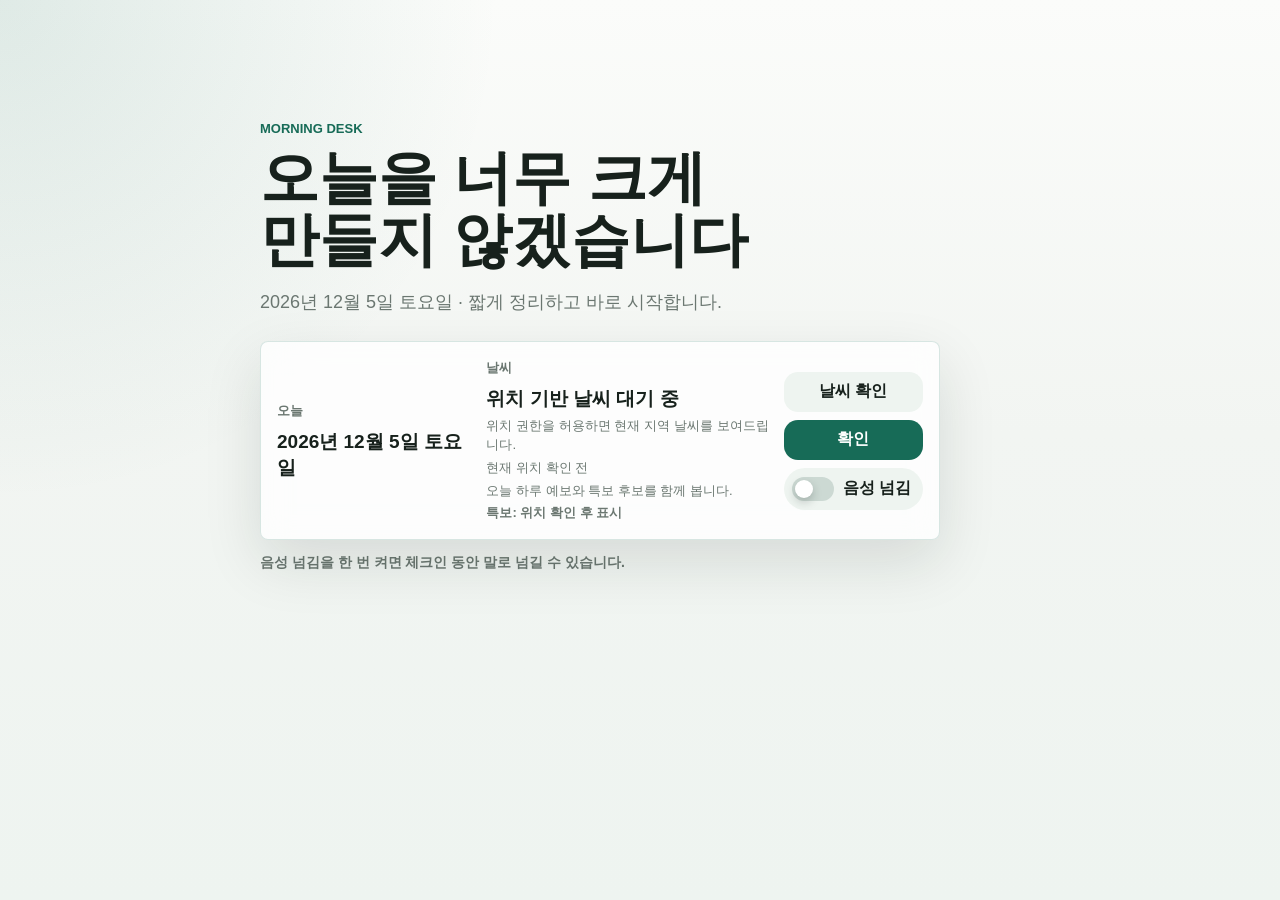
<file: index.html>
<!doctype html>
<html lang="ko">
  <head>
    <meta charset="utf-8">
    <meta name="viewport" content="width=device-width, initial-scale=1">
    <meta name="theme-color" content="#246b55">
    <meta name="apple-mobile-web-app-capable" content="yes">
    <meta name="apple-mobile-web-app-title" content="모닝데스크">
    <meta name="apple-mobile-web-app-status-bar-style" content="default">
    <title>모닝데스크</title>
    <link rel="manifest" href="./manifest-v12.webmanifest">
    <link rel="icon" href="./icons/morningdesk-icon.svg" type="image/svg+xml">
    <link rel="apple-touch-icon" href="./icons/morningdesk-icon-192.png">
    <link rel="stylesheet" href="./styles.css">
  </head>
  <body>
    <main class="shell">
      <section id="threshold" class="threshold">
        <div class="threshold__copy">
          <p class="eyebrow">Morning Desk</p>
          <h1>오늘을 너무 크게 만들지 않겠습니다</h1>
          <p class="lead" id="todayLabel"></p>
          <div class="ambient-panel">
            <div>
              <span class="panel-label">오늘</span>
              <strong id="dateCard">날짜 확인 중</strong>
            </div>
            <div>
              <span class="panel-label">날씨</span>
              <strong id="weatherSummary">위치 기반 날씨 대기 중</strong>
              <small id="weatherDetail">위치 권한을 허용하면 현재 지역 날씨를 보여드립니다.</small>
              <small id="weatherLocation" class="weather-location">현재 위치 확인 전</small>
              <small id="weatherDay" class="weather-day">오늘 하루 예보와 특보 후보를 함께 봅니다.</small>
              <small id="weatherRisk" class="weather-risk">특보: 위치 확인 후 표시</small>
            </div>
            <div class="ambient-actions">
              <button class="secondary" id="refreshWeather" type="button">날씨 확인</button>
              <button class="primary" id="introNext" type="button">확인</button>
              <button class="voice-toggle" id="introVoiceAdvance" type="button" aria-pressed="false">
                <span class="toggle-track" aria-hidden="true"><span class="toggle-knob"></span></span>
                <span class="toggle-label">음성 넘김</span>
              </button>
            </div>
          </div>
          <p id="voiceAdvanceStatus" class="voice-command-status">음성 넘김을 한 번 켜면 체크인 동안 "다음", "넘어가", "확인"으로 넘길 수 있습니다.</p>
        </div>
        <form id="checkinForm" class="checkin" autocomplete="off">
          <div class="assistant-card">
            <div class="assistant-head">
              <div class="assistant-avatar" aria-hidden="true">M</div>
              <div>
                <p class="eyebrow">Assistant</p>
                <h2>지금 머릿속에 걸리는 일부터 볼게요</h2>
              </div>
            </div>
            <div class="checkin-progress" aria-label="체크인 진행 단계">
              <span class="is-active"></span>
              <span class="is-active"></span>
              <span></span>
              <span></span>
              <span></span>
            </div>
            <p id="assistantTone" class="assistant-tone">기본은 부드럽게, 컨디션이 낮으면 질문을 줄입니다.</p>
            <p id="assistantPrompt" class="assistant-dialog">몇 가지만 답하면 제가 오늘의 시작점을 정리해둘게요.</p>
            <input id="checkinMode" type="hidden" value="conversation">
            <input id="energyLevel" type="hidden" value="normal">
            <input id="dayMode" type="hidden" value="normal">
            <div class="state-switch" aria-label="오늘 상태">
              <button class="state-button" type="button" data-state="charged">충전됨</button>
              <button class="state-button is-selected" type="button" data-state="steady">보통</button>
              <button class="state-button" type="button" data-state="light">가볍게</button>
              <button class="state-button" type="button" data-state="tired">피곤함</button>
              <button class="state-button" type="button" data-state="off">오늘 오프</button>
            </div>
          </div>
          <div id="checkinStep" class="checkin-step">
            <strong>오늘 체크인은 3단계입니다.</strong>
            <span>핵심 일 하나, 피하고 싶은 실수 하나, 오늘의 기준 하나만 정리합니다.</span>
          </div>
          <div class="checkin-layers" aria-label="체크인 질문">
            <label class="checkin-layer is-visible" data-layer="main">
              <span>오늘 가장 중요한 일</span>
              <input id="mainTask" name="mainTask" type="text" placeholder="예: 모닝데스크 첫 화면 확인">
            </label>
            <label class="checkin-layer" data-layer="mistake">
              <span>피하고 싶은 실수</span>
              <input id="avoidMistake" name="avoidMistake" type="text" placeholder="예: 확인하지 않고 확신하기">
            </label>
            <label class="checkin-layer" data-layer="intention">
              <span>짧은 다짐</span>
              <input id="intention" name="intention" type="text" placeholder="예: 중요한 일부터 작게 시작한다">
            </label>
          </div>
          <div class="threshold__actions">
            <button class="secondary" id="checkinBack" type="button">이전</button>
            <button class="primary" id="cardNext" type="button">다음</button>
            <button class="primary" type="submit">브리핑 시작</button>
            <button class="secondary" id="quickStart" type="button" title="남은 질문을 기본값으로 채우고 핵심 업무만 보며 시작합니다.">핵심만 시작</button>
            <button class="secondary" id="offDay" type="button" title="쉬는 날로 기록하고 급한 일정과 최소 기사만 봅니다.">쉬는 날로 시작</button>
            <button class="voice-toggle" id="checkinVoiceAdvance" type="button" aria-pressed="false">
              <span class="toggle-track" aria-hidden="true"><span class="toggle-knob"></span></span>
              <span class="toggle-label">음성 넘김</span>
            </button>
          </div>
          <p class="quick-actions-note">단축 버튼은 컨디션 선택 뒤에도 답변을 줄이고 바로 시작하고 싶을 때 씁니다.</p>
        </form>
      </section>

      <section id="dashboard" class="dashboard is-hidden" aria-live="polite">
        <header class="topbar">
          <div>
            <p class="eyebrow">오늘 브리핑</p>
            <h2 id="dashboardTitle">모닝데스크</h2>
          </div>
          <div class="topbar__actions">
            <span id="storageStatus" class="storage-status">저장소 확인 중</span>
            <button class="secondary" id="openSettings" type="button">설정</button>
            <button class="secondary" id="resetCheckin" type="button">체크인 수정</button>
            <button class="secondary hidden-control" id="exportData" type="button">백업</button>
            <button class="secondary hidden-control" id="importData" type="button">불러오기</button>
            <input id="importFile" type="file" accept="application/json,.json" class="visually-hidden" aria-label="백업 파일 불러오기">
          </div>
        </header>

        <section class="today-hero" aria-label="오늘 상태별 운영판">
          <div class="today-hero__copy">
            <span id="modeBadge" class="mode-badge">상태 확인 중</span>
            <h2 id="dashboardMoodTitle">오늘은 작게 시작합니다</h2>
            <p id="dashboardMoodGuide">체크인 결과에 맞춰 메인 화면의 정보량과 말투를 조정합니다.</p>
            <div class="focus-console" aria-label="첫 10분 실행 콘솔">
              <div class="focus-orbit" id="focusOrbit" aria-live="polite">
                <strong id="focusTimerClock">10:00</strong>
                <small>첫 행동</small>
              </div>
              <div class="focus-copy">
                <strong id="focusReward">오늘 집중 0회</strong>
                <p id="focusTimerStatus" class="focus-timer-status">시작하면 화면이 첫 행동 중심으로 바뀝니다. 못 해도 벌점은 없고, 대신 더 작게 줄입니다.</p>
                <div class="hero-actions">
                  <button class="primary" id="startFocusTimer" type="button">10분 시작</button>
                  <button class="secondary" id="completeFocus" type="button">완료 기록</button>
                  <button class="secondary" id="shrinkFocus" type="button">더 작게 줄이기</button>
                  <button class="secondary" id="addCheckinTask" type="button">핵심을 할 일로</button>
                  <button class="secondary" id="readBriefingHero" type="button">브리핑 듣기</button>
                </div>
              </div>
            </div>
          </div>
          <div class="hero-stack">
            <article class="hero-card hero-card--primary">
              <span>지금 할 일</span>
              <strong id="heroNow">확인 중</strong>
              <small id="heroFirstAction">첫 행동을 정리하는 중입니다.</small>
            </article>
            <article class="hero-card">
              <span>다음 일정</span>
              <strong id="heroSchedule">일정 확인 중</strong>
              <small id="heroScheduleNote">알림 후보를 확인합니다.</small>
            </article>
            <article class="hero-card">
              <span>오늘 볼 기사</span>
              <strong id="heroArticle">기사 확인 중</strong>
              <small id="heroArticleNote">업무와 이어지는 신호만 남깁니다.</small>
            </article>
          </div>
        </section>

        <section class="summary-grid">
          <article class="summary-panel assistant-summary">
            <span class="panel-label">비서 모드</span>
            <strong id="assistantBrief"></strong>
          </article>
          <article class="summary-panel">
            <span class="panel-label">핵심 업무</span>
            <strong id="summaryMainTask"></strong>
          </article>
          <article class="summary-panel">
            <span class="panel-label">주의할 점</span>
            <strong id="summaryMistake"></strong>
          </article>
          <article class="summary-panel">
            <span class="panel-label">오늘의 기준</span>
            <strong id="summaryIntention"></strong>
          </article>
        </section>

        <section class="day-map" aria-label="오늘 5단계 흐름">
          <div class="section-header">
            <div>
              <p class="eyebrow">Today Map</p>
              <h3>오늘 5단계</h3>
            </div>
            <span id="dayMapStatus" class="count-pill">체크인 완료</span>
          </div>
          <div id="daySteps" class="day-steps"></div>
        </section>

        <section class="execution-board" aria-label="오늘 실행 보드">
          <div class="section-header">
            <div>
              <p class="eyebrow">Action Board</p>
              <h3>오늘 실행 보드</h3>
            </div>
            <div class="board-header-actions">
              <button class="small-button" id="jumpToArticles" type="button">기사 먼저 보기</button>
              <span id="taskLoad" class="count-pill"></span>
            </div>
          </div>
          <p class="board-help">오늘 할 일은 내가 실제로 움직일 행동입니다. 오늘 시간표는 회의·외출·확인 시간처럼 시각이 정해진 일만 넣고, 미룬 일은 다시 할지 줄일지 보류할지만 고릅니다.</p>
          <div id="planBoard" class="plan-board"></div>
          <div class="board-tabs" role="tablist" aria-label="오늘 실행 보드 보기">
            <button class="board-tab is-active" type="button" role="tab" aria-selected="true" data-board-tab="tasks">할 일</button>
            <button class="board-tab" type="button" role="tab" aria-selected="false" data-board-tab="schedule">시간표</button>
            <button class="board-tab" type="button" role="tab" aria-selected="false" data-board-tab="deferred">미룬 일</button>
          </div>
          <div class="board-forms">
            <details class="quick-add-panel">
              <summary>할 일 추가</summary>
              <form id="taskForm" class="task-form">
                <input id="taskTitle" type="text" placeholder="예: 견적서 초안 확인" aria-label="할 일 제목">
                <input id="taskFirstAction" type="text" placeholder="첫 행동: 파일 열기, 첫 줄 보기처럼 작게" aria-label="첫 행동">
                <select id="taskPriority" aria-label="중요도">
                  <option value="핵심">핵심</option>
                  <option value="보통" selected>보통</option>
                  <option value="가볍게">가볍게</option>
                </select>
                <button type="submit" class="icon-button" title="할 일 추가">+</button>
              </form>
            </details>
            <details class="quick-add-panel">
              <summary>시간표 추가</summary>
              <form id="scheduleForm" class="inline-form">
                <input id="scheduleTime" type="time" aria-label="일정 시간">
                <input id="scheduleTitle" type="text" placeholder="예: 10:30 거래처 확인 전화" aria-label="일정 제목">
                <select id="scheduleReminder" aria-label="일정 알림">
                  <option value="5">5분 전</option>
                  <option value="10">10분 전</option>
                  <option value="15">15분 전</option>
                  <option value="30">30분 전</option>
                </select>
                <button type="submit" class="icon-button" title="일정 추가">+</button>
              </form>
            </details>
          </div>
          <div class="action-lanes" data-active-board-tab="tasks">
            <section class="action-lane" data-board-panel="tasks">
              <div class="lane-title"><span>오늘 할 일</span><small>핵심·보통·가볍게 중요도 표시</small></div>
              <ul id="taskList" class="list"></ul>
            </section>
            <section class="action-lane" data-board-panel="schedule">
              <div class="lane-title"><span>오늘 시간표</span><small>시간이 지나면 자동으로 흐리게 표시</small></div>
              <ul id="scheduleList" class="list"></ul>
            </section>
            <section class="action-lane" data-board-panel="deferred">
              <div class="lane-title"><span>미룬 일 정리</span><small>다시 보여주기보다 처리 방향 선택</small></div>
              <div id="deferredList" class="deferred-list"></div>
            </section>
          </div>
        </section>

        <section class="article-workbench" aria-label="뉴스 읽기 작업대">
          <div class="section-header">
            <div>
              <p class="eyebrow">News Lab</p>
              <h3>선별 기사</h3>
              <p id="selectionRule" class="section-subcopy">업무 연결성, 시야 확장, 출처 다양성을 기준으로 먼저 보여줍니다.</p>
            </div>
            <span id="newsCount" class="count-pill"></span>
          </div>
          <div id="articleCoach" class="article-coach">각 기사는 점수 대신 선정 이유를 보여줍니다. 궁금한 기사는 "이 기사 왜?"를 눌러 업무 연결점과 확인 질문만 짧게 보세요.</div>
          <div id="articleList" class="article-list"></div>
        </section>

        <aside id="settingsDrawer" class="settings-drawer" aria-label="설정 패널" aria-hidden="true">
          <div class="drawer-panel">
            <div class="section-header">
              <div>
                <p class="eyebrow">Settings</p>
                <h3>설정과 고급 기능</h3>
              </div>
              <button class="secondary" id="closeSettings" type="button">닫기</button>
            </div>

            <section class="voice-panel optional-panel" aria-label="브리핑 읽어주기">
              <div>
                <p class="eyebrow">Voice</p>
                <h3>브리핑 읽어주기</h3>
                <p id="voiceStatus" class="voice-status">요약, 일정, 할 일, 주요 기사를 짧게 읽어드립니다.</p>
              </div>
              <div class="voice-controls">
                <button class="primary" id="readBriefing" type="button">읽기</button>
                <button class="secondary" id="stopReading" type="button">정지</button>
                <button class="secondary" id="toggleScript" type="button">대본</button>
                <details class="voice-options">
                  <summary>음성 세부 설정</summary>
                  <p class="panel-help">엔진은 읽어주는 방식이고, 목소리는 그 엔진 안에서 고르는 음성입니다. 로컬 주소는 PC에서 별도 TTS 서버를 켰을 때만 씁니다.</p>
                  <div class="voice-options__grid">
                    <label class="voice-select">
                      엔진
                      <select id="voiceEngine" aria-label="읽어주기 엔진 선택">
                        <option value="browser">브라우저 기본 음성</option>
                        <option value="kokoro">Kokoro 로컬</option>
                        <option value="melo">MeloTTS 로컬</option>
                        <option value="sherpa">sherpa-onnx 로컬</option>
                      </select>
                    </label>
                    <label class="voice-select">
                      목소리
                      <select id="voiceSelect" aria-label="읽어주기 목소리 선택">
                        <option value="">기본 음성</option>
                      </select>
                    </label>
                    <label class="voice-endpoint">
                      로컬 주소
                      <input id="voiceEndpoint" type="url" placeholder="http://127.0.0.1:7860/speak">
                    </label>
                    <label class="voice-rate">
                      속도
                      <input id="voiceRate" type="range" min="0.8" max="1.2" step="0.1" value="1">
                    </label>
                  </div>
                </details>
              </div>
              <textarea id="briefingScriptPreview" class="script-preview is-hidden" rows="5" readonly aria-label="읽어줄 브리핑 대본"></textarea>
            </section>

            <section class="panel utility-panel">
              <div class="section-header compact">
                <div>
                  <p class="eyebrow">Sync</p>
                  <h3>PC·휴대폰 동기화</h3>
                </div>
              </div>
              <p class="panel-help">지금은 이 브라우저에만 저장됩니다. 나중에 휴대폰과 PC가 같은 체크인·할 일·피드백을 쓰려면 이 설정이 필요해서 메인 화면 대신 여기 숨겨둡니다.</p>
              <div class="sync-steps" aria-label="온라인 동기화 설정 순서">
                <div><strong>1</strong><span>Supabase에서 설정 SQL 실행</span></div>
                <div><strong>2</strong><span>URL·키·프로필 입력 후 연결 확인</span></div>
                <div><strong>3</strong><span>설정 저장 후 다른 기기에 같은 프로필 입력</span></div>
              </div>
              <a class="secondary full-width setup-link" href="./supabase-morningdesk.sql" target="_blank" rel="noopener">Supabase 설정 SQL 보기</a>
              <form id="syncForm" class="settings-form">
                <label>
                  저장 방식
                  <select id="syncMode">
                    <option value="local">이 기기에만 저장</option>
                    <option value="supabase">온라인 동기화</option>
                  </select>
                </label>
                <label>
                  Supabase URL
                  <input id="supabaseUrl" type="url" placeholder="https://프로젝트.supabase.co">
                </label>
                <label>
                  Supabase anon/public key
                  <input id="supabaseAnonKey" type="password" autocomplete="off" placeholder="eyJ...">
                  <small>브라우저 연결용 공개 키입니다. service_role 키는 입력하지 마세요.</small>
                </label>
                <div class="inline-form two-column">
                  <label>
                    프로필 키
                    <input id="syncProfileId" type="text" placeholder="default">
                  </label>
                  <label>
                    기기 이름
                    <input id="syncDeviceLabel" type="text" placeholder="phone">
                  </label>
                </div>
                <div class="inline-form two-column">
                  <button class="secondary full-width" id="generateProfileId" type="button">안전한 프로필 키 만들기</button>
                  <button class="secondary full-width" id="copyProfileId" type="button">프로필 키 복사</button>
                </div>
                <p class="field-hint">프로필 키는 동기화 비밀번호처럼 보관하고, 각 기기에 같은 값을 입력하세요.</p>
                <p class="field-hint">저장하면 이 홈 화면 앱의 브라우저 저장소와 IndexedDB에 이중 보관합니다.</p>
                <button class="secondary full-width" id="syncConnectionTest" type="button">연결만 확인</button>
                <button class="primary full-width" type="submit">동기화 설정 저장</button>
                <button class="secondary full-width" id="syncNow" type="button">지금 동기화</button>
              </form>
              <p id="syncConfigStatus" class="sync-status" aria-live="polite">동기화 설정을 확인 중입니다.</p>
            </section>

            <section class="panel utility-panel">
              <div class="section-header compact">
                <div>
                  <p class="eyebrow">Alert</p>
                  <h3>알림</h3>
                </div>
                <span id="notificationState" class="count-pill">확인 중</span>
              </div>
              <p class="panel-help">일정 몇 분 전, 1분 전, 정시에 알려줍니다. 모바일은 PWA 알림 권한이 필요합니다.</p>
              <div id="notificationDiagnostics" class="diagnostic-grid" aria-label="알림 진단 상태"></div>
              <form id="notificationForm" class="settings-form">
                <label>
                  기본 몇 분 전
                  <select id="notificationLead">
                    <option value="5">5분 전</option>
                    <option value="10">10분 전</option>
                    <option value="15">15분 전</option>
                    <option value="30">30분 전</option>
                  </select>
                </label>
                <label class="check-row">
                  <input id="notifyPopup" type="checkbox">
                  팝업 알림
                </label>
                <label class="check-row">
                  <input id="notifySound" type="checkbox">
                  소리
                </label>
                <label class="check-row">
                  <input id="notifyVibration" type="checkbox">
                  진동 요청 <small>지원 기기에서 사용</small>
                </label>
                <label class="check-row">
                  <input id="notifyOpenOnClick" type="checkbox">
                  알림을 누르면 앱 열기
                </label>
                <button class="primary full-width" id="enableNotifications" type="button">알림 권한 켜기</button>
                <button class="secondary full-width" id="testNotification" type="button">테스트 알림 보내기</button>
                <button class="secondary full-width" type="submit">알림 설정 저장</button>
                <div class="settings-divider" aria-hidden="true"></div>
                <button class="secondary full-width" id="checkPushServer" type="button">알림 서버 상태 확인</button>
                <button class="secondary full-width" id="enableBackgroundPush" type="button">앱이 닫혀도 알림 연결</button>
                <button class="secondary full-width" id="testBackgroundPush" type="button">백그라운드 테스트</button>
              </form>
              <p id="pushConfigStatus" class="sync-status" aria-live="polite">백그라운드 알림 연결을 확인 중입니다.</p>
            </section>

            <section class="panel utility-panel">
              <div class="section-header compact">
                <div>
                  <p class="eyebrow">News Setting</p>
                  <h3>뉴스 선정 기준</h3>
                </div>
                <span id="weightTotal" class="count-pill"></span>
              </div>
              <p class="panel-help">추천 기준은 조회수보다 업무 연결성, 오늘 판단에 필요한 맥락, 출처 다양성, 사용자의 피드백을 우선합니다. 비중 합계는 100%를 넘기지 않게 자동 조정합니다.</p>
              <button class="secondary full-width" id="applyRecommendedSettings" type="button">추천 기준 적용</button>
              <form id="settingsForm" class="settings-form">
                <label>
                  하루 뉴스 개수
                  <input id="dailyNewsCount" type="number" min="1" max="12" step="1">
                </label>
                <div class="topic-entry">
                  <span>보고 싶지 않은 주제</span>
                  <div class="topic-input-row">
                    <input id="excludedTopicInput" type="text" placeholder="예: 스포츠, 연예, 가십, 사건사고" aria-label="제외 주제 추가">
                    <button class="secondary" id="addExcludedTopic" type="button">추가</button>
                  </div>
                  <small>카테고리나 해시태그처럼 추가하면 해당 단어가 들어간 기사는 뒤로 보냅니다.</small>
                </div>
                <input id="excludedCategories" type="hidden">
                <div id="excludedChipList" class="topic-chip-list" aria-label="제외 주제 목록"></div>
                <div id="weightEditor" class="weight-editor"></div>
                <button class="primary full-width" type="submit">설정 저장</button>
              </form>
              <div id="weightList" class="weight-list"></div>
              <details class="advanced-settings">
                <summary>고급: 출처와 URL 직접 관리</summary>
                <form id="sourceForm" class="settings-form source-form">
                  <label>
                    뉴스 출처 이름
                    <input id="sourceName" type="text" placeholder="예: 기술 뉴스">
                  </label>
                  <label>
                    RSS 또는 뉴스 URL
                    <input id="sourceUrl" type="url" placeholder="https://...">
                  </label>
                  <button class="secondary full-width" type="submit">출처 추가</button>
                </form>
                <div id="sourceList" class="source-list"></div>
                <form id="articleCaptureForm" class="article-capture optional-control">
                  <input id="articleUrl" type="url" placeholder="원문 URL 붙여넣기" aria-label="기사 원문 URL">
                  <input id="articleTitle" type="text" placeholder="제목 메모" aria-label="기사 제목 메모">
                  <button class="secondary" type="submit">기사 추가</button>
                </form>
              </details>
            </section>

            <section class="panel support-panel">
              <div class="section-header compact">
                <div>
                  <p class="eyebrow">Review</p>
                  <h3>한 줄 회고</h3>
                </div>
              </div>
              <form id="reflectionForm" class="reflection-form">
                <textarea id="reflectionText" rows="3" placeholder="오늘 남겨둘 한 줄을 적습니다."></textarea>
                <button class="secondary full-width" type="submit">회고 저장</button>
              </form>
              <ul id="reflectionList" class="list"></ul>
            </section>
          </div>
        </aside>
      </section>
    </main>
    <script src="./app-config.js"></script>
    <script src="./storage.js"></script>
    <script src="./app.js"></script>
  </body>
</html>
</file>
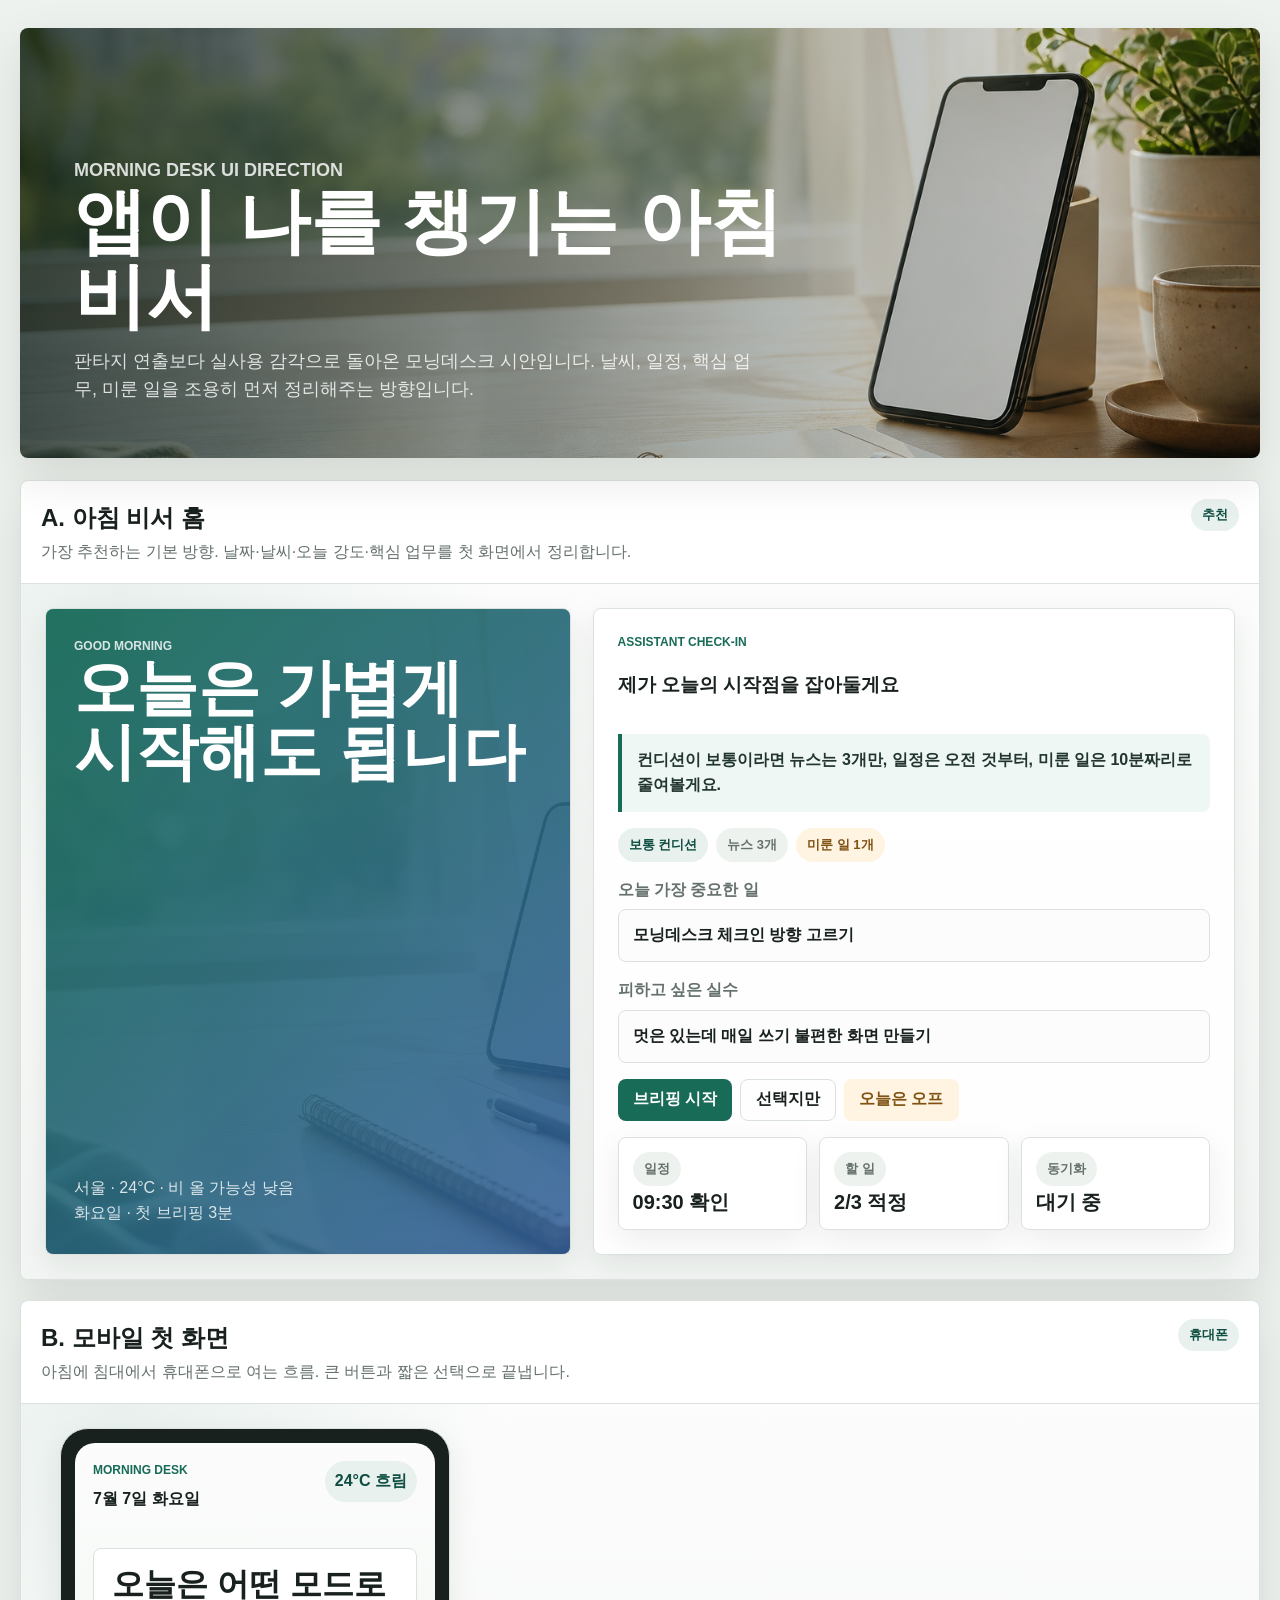
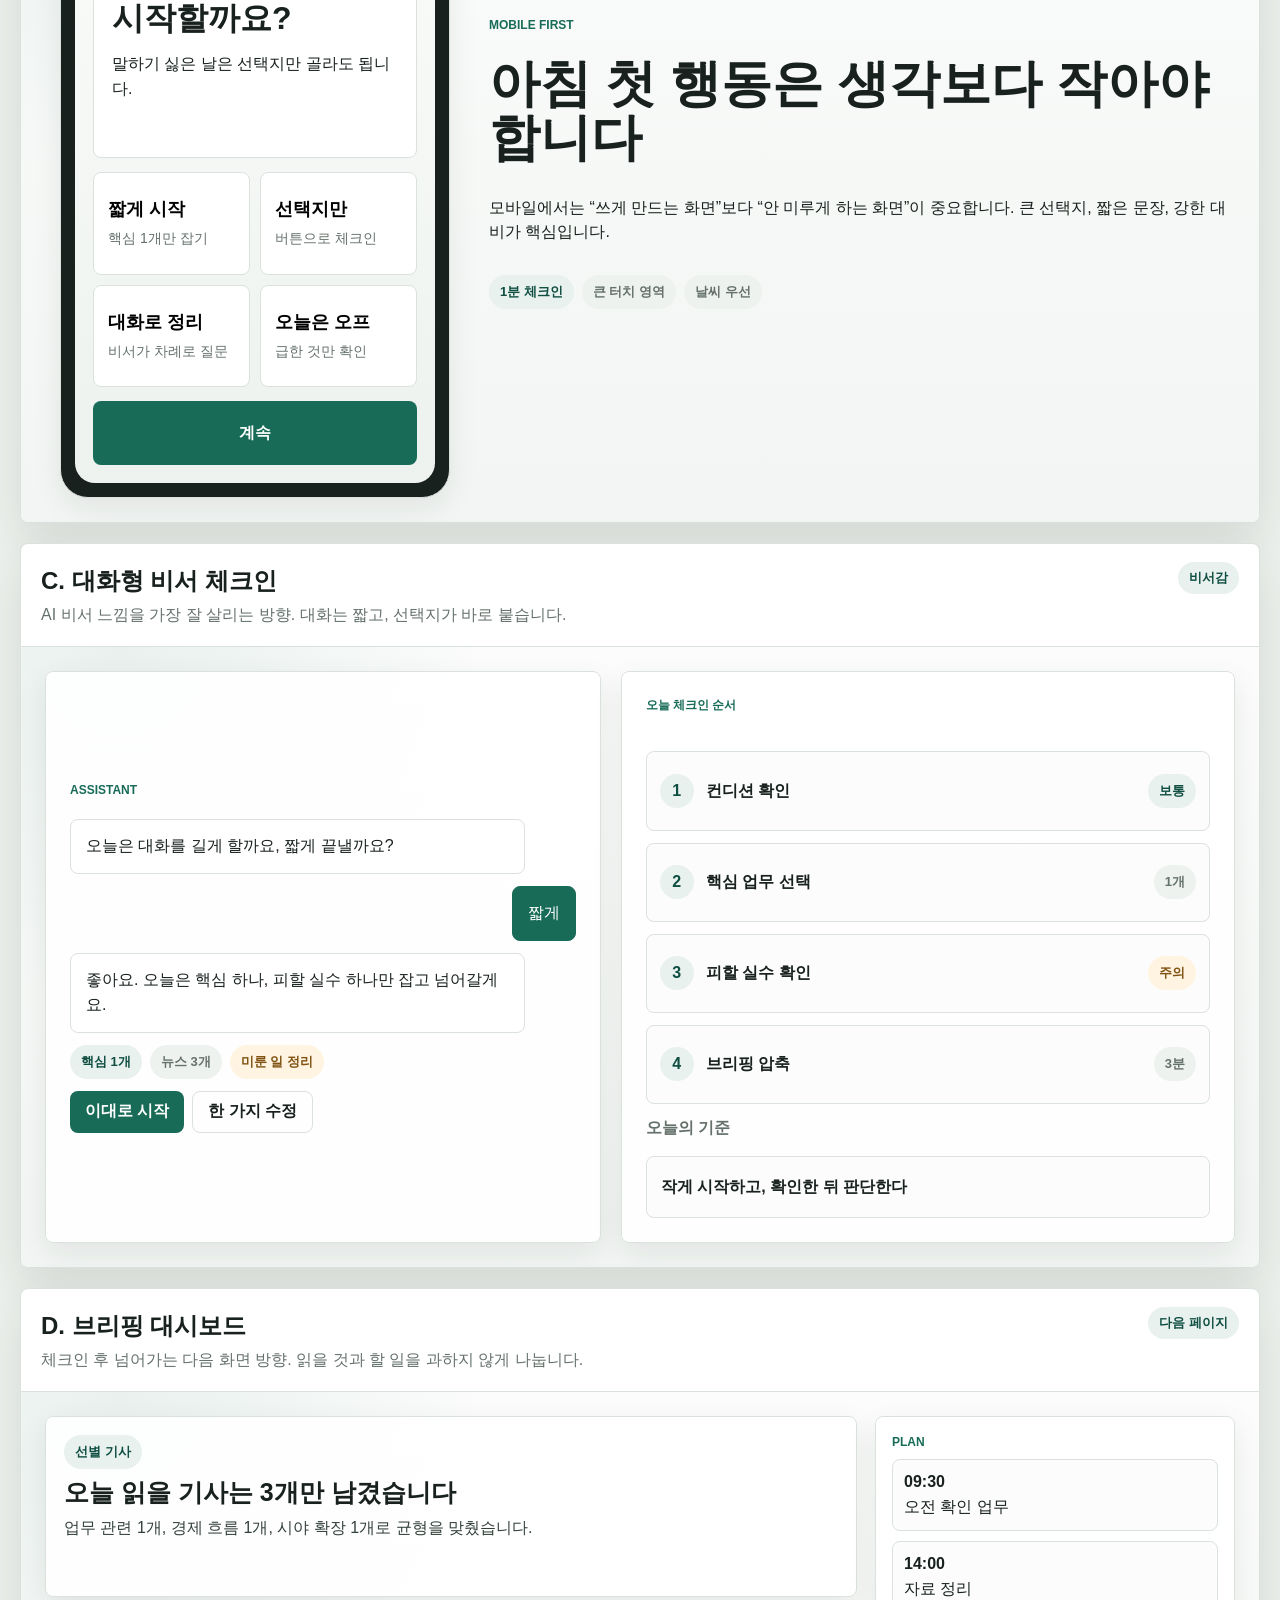
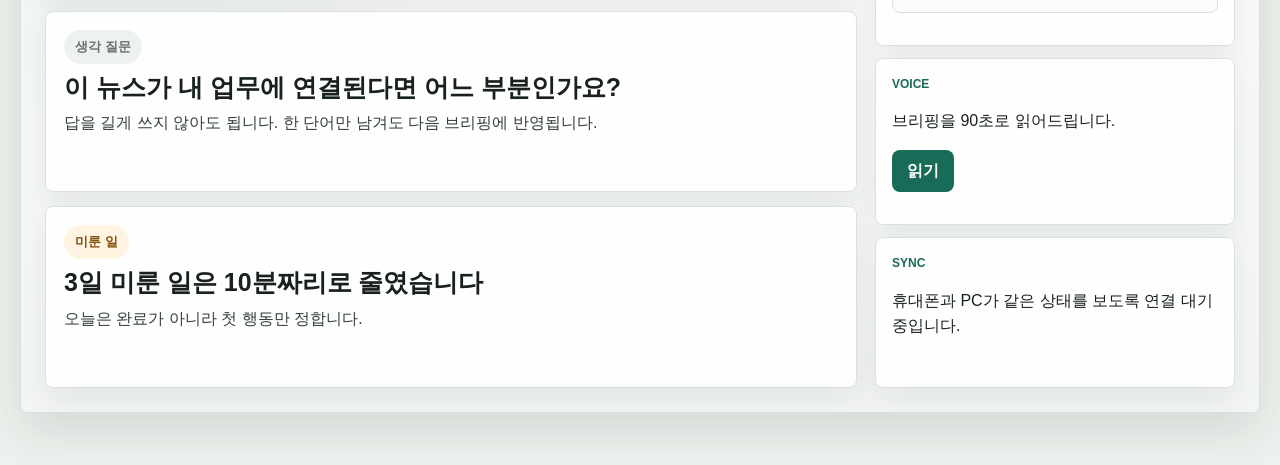
<file: assistant-ui-samples.html>
<!doctype html>
<html lang="ko">
  <head>
    <meta charset="utf-8">
    <meta name="viewport" content="width=device-width, initial-scale=1">
    <title>모닝데스크 비서형 UI 시안</title>
    <style>
      :root {
        color-scheme: light;
        --ink: #18211d;
        --muted: #65716b;
        --line: #dbe2de;
        --surface: #ffffff;
        --soft: #f3f6f4;
        --green: #176b57;
        --green-dark: #0f4e41;
        --blue: #315f9c;
        --amber: #b97823;
        --rose: #a64552;
        --shadow: 0 18px 48px rgba(22, 33, 28, 0.12);
      }

      * {
        box-sizing: border-box;
      }

      body {
        margin: 0;
        color: var(--ink);
        font-family: "Segoe UI", "Malgun Gothic", Arial, sans-serif;
        background: #eef2ee;
        line-height: 1.55;
      }

      button,
      input,
      textarea {
        font: inherit;
      }

      button {
        cursor: pointer;
      }

      .page {
        width: min(1240px, calc(100% - 28px));
        margin: 0 auto;
        padding: 28px 0 52px;
      }

      .hero {
        position: relative;
        min-height: 430px;
        display: grid;
        align-items: end;
        overflow: hidden;
        border-radius: 8px;
        padding: clamp(24px, 5vw, 54px);
        color: #fff;
        background:
          linear-gradient(90deg, rgba(14, 30, 24, 0.76), rgba(14, 30, 24, 0.34) 58%, rgba(14, 30, 24, 0.08)),
          url("./assets/morning-assistant-bg.png") center / cover no-repeat;
        box-shadow: var(--shadow);
      }

      .hero h1 {
        margin: 0;
        max-width: 760px;
        font-size: clamp(36px, 6vw, 72px);
        line-height: 1.04;
        letter-spacing: 0;
        word-break: keep-all;
      }

      .hero p {
        margin: 14px 0 0;
        max-width: 680px;
        color: rgba(255, 255, 255, 0.82);
        font-size: 18px;
      }

      .samples {
        display: grid;
        gap: 20px;
        margin-top: 22px;
      }

      .sample {
        overflow: hidden;
        border: 1px solid var(--line);
        border-radius: 8px;
        background: var(--surface);
        box-shadow: var(--shadow);
      }

      .sample-header {
        display: flex;
        justify-content: space-between;
        gap: 14px;
        padding: 18px 20px;
        border-bottom: 1px solid var(--line);
      }

      .sample-header h2 {
        margin: 0;
        font-size: 24px;
      }

      .sample-header p {
        margin: 4px 0 0;
        color: var(--muted);
      }

      .tag {
        align-self: start;
        display: inline-flex;
        align-items: center;
        min-height: 32px;
        padding: 0 11px;
        border-radius: 999px;
        background: #e8f1ee;
        color: var(--green-dark);
        font-size: 13px;
        font-weight: 900;
        white-space: nowrap;
      }

      .mock {
        min-height: 620px;
        padding: 24px;
        background:
          radial-gradient(circle at 8% 0%, rgba(23, 107, 87, 0.08), transparent 28%),
          linear-gradient(180deg, #fbfcfb, #f2f5f3);
      }

      .eyebrow {
        margin: 0 0 8px;
        color: var(--green);
        font-size: 12px;
        font-weight: 900;
        letter-spacing: 0;
        text-transform: uppercase;
      }

      .card,
      .quiet-card,
      .brief-card,
      .phone {
        border: 1px solid var(--line);
        border-radius: 8px;
        background: rgba(255, 255, 255, 0.92);
        box-shadow: 0 10px 30px rgba(22, 33, 28, 0.08);
      }

      .btn {
        min-height: 42px;
        border: 0;
        border-radius: 8px;
        padding: 0 15px;
        background: #eef2ef;
        color: var(--ink);
        font-weight: 900;
      }

      .btn.primary {
        background: var(--green);
        color: #fff;
      }

      .btn.warning {
        background: #fff4e1;
        color: #805213;
      }

      .btn.ghost {
        background: transparent;
        border: 1px solid var(--line);
      }

      .chips,
      .actions {
        display: flex;
        flex-wrap: wrap;
        gap: 8px;
      }

      .chip {
        min-height: 34px;
        display: inline-flex;
        align-items: center;
        border-radius: 999px;
        padding: 0 11px;
        background: #eef2ef;
        color: var(--muted);
        font-size: 13px;
        font-weight: 900;
      }

      .chip.good {
        background: #e8f1ee;
        color: var(--green-dark);
      }

      .chip.warn {
        background: #fff4e1;
        color: #805213;
      }

      .layout-a {
        display: grid;
        grid-template-columns: minmax(320px, 0.9fr) minmax(360px, 1.1fr);
        gap: 22px;
        align-items: stretch;
      }

      .morning-brief {
        display: grid;
        align-content: space-between;
        gap: 18px;
        padding: 28px;
        color: #fff;
        background:
          linear-gradient(135deg, rgba(23, 107, 87, 0.94), rgba(49, 95, 156, 0.86)),
          url("./assets/morning-assistant-bg.png") center / cover no-repeat;
      }

      .morning-brief h3 {
        margin: 0;
        font-size: clamp(34px, 5vw, 62px);
        line-height: 1.04;
        word-break: keep-all;
      }

      .morning-brief p {
        margin: 0;
        color: rgba(255, 255, 255, 0.82);
      }

      .checkin-flow {
        display: grid;
        gap: 16px;
        padding: 24px;
      }

      .assistant-line {
        margin: 0;
        padding: 14px 15px;
        border-left: 4px solid var(--green);
        border-radius: 0 8px 8px 0;
        background: #eef7f3;
        color: #22362f;
        font-weight: 700;
      }

      .field {
        display: grid;
        gap: 7px;
        color: var(--muted);
        font-weight: 900;
      }

      .field input,
      .field textarea {
        width: 100%;
        border: 1px solid var(--line);
        border-radius: 8px;
        padding: 13px 14px;
        color: var(--ink);
        background: #fbfcfb;
      }

      .info-grid {
        display: grid;
        grid-template-columns: repeat(3, minmax(0, 1fr));
        gap: 12px;
      }

      .mini {
        padding: 14px;
      }

      .mini strong {
        display: block;
        margin-top: 4px;
        font-size: 20px;
        line-height: 1.25;
      }

      .layout-b {
        display: grid;
        grid-template-columns: minmax(280px, 420px) minmax(0, 1fr);
        gap: 24px;
        align-items: center;
      }

      .phone {
        max-width: 390px;
        margin: 0 auto;
        padding: 14px;
        border-radius: 28px;
        background: #18211d;
      }

      .phone-screen {
        display: grid;
        gap: 14px;
        min-height: 640px;
        border-radius: 20px;
        padding: 18px;
        background: linear-gradient(180deg, #fbfcfb, #edf2ee);
      }

      .phone-top {
        display: flex;
        justify-content: space-between;
        gap: 10px;
        align-items: start;
      }

      .weather-pill {
        padding: 8px 10px;
        border-radius: 999px;
        background: #e8f1ee;
        color: var(--green-dark);
        font-weight: 900;
        white-space: nowrap;
      }

      .today-card {
        padding: 18px;
        border-radius: 8px;
        background: #fff;
        border: 1px solid var(--line);
      }

      .today-card h3 {
        margin: 0;
        font-size: 32px;
        line-height: 1.08;
      }

      .mode-grid {
        display: grid;
        grid-template-columns: repeat(2, minmax(0, 1fr));
        gap: 10px;
      }

      .mode {
        min-height: 92px;
        display: grid;
        gap: 4px;
        align-content: center;
        border: 1px solid var(--line);
        border-radius: 8px;
        padding: 14px;
        background: #fff;
        text-align: left;
      }

      .mode strong {
        font-size: 18px;
      }

      .mode span {
        color: var(--muted);
        font-size: 14px;
      }

      .side-note {
        display: grid;
        gap: 14px;
      }

      .side-note h3 {
        margin: 0;
        font-size: clamp(34px, 4vw, 56px);
        line-height: 1.06;
      }

      .layout-c {
        display: grid;
        grid-template-columns: minmax(0, 0.95fr) minmax(0, 1.05fr);
        gap: 20px;
      }

      .chat-panel {
        display: grid;
        gap: 12px;
        align-content: center;
        padding: 24px;
      }

      .bubble {
        max-width: 90%;
        padding: 14px 15px;
        border: 1px solid var(--line);
        border-radius: 8px;
        background: #fff;
      }

      .bubble.user {
        justify-self: end;
        background: var(--green);
        color: #fff;
        border-color: var(--green);
      }

      .routine-panel {
        display: grid;
        gap: 12px;
        padding: 24px;
      }

      .step {
        display: grid;
        grid-template-columns: 34px 1fr auto;
        gap: 12px;
        align-items: center;
        padding: 13px;
        border: 1px solid var(--line);
        border-radius: 8px;
        background: #fbfcfb;
      }

      .num {
        display: grid;
        place-items: center;
        width: 34px;
        height: 34px;
        border-radius: 50%;
        background: #e8f1ee;
        color: var(--green-dark);
        font-weight: 900;
      }

      .layout-d {
        display: grid;
        grid-template-columns: minmax(0, 1fr) 360px;
        gap: 18px;
      }

      .brief-list {
        display: grid;
        gap: 14px;
      }

      .brief-card {
        padding: 18px;
      }

      .brief-card h3 {
        margin: 8px 0;
        font-size: 25px;
        line-height: 1.25;
      }

      .brief-card p {
        margin: 0;
        color: #33413a;
      }

      .rail {
        display: grid;
        gap: 12px;
      }

      .rail .quiet-card {
        padding: 16px;
      }

      .timeline {
        list-style: none;
        margin: 0;
        padding: 0;
        display: grid;
        gap: 10px;
      }

      .timeline li {
        padding: 10px 11px;
        border-radius: 8px;
        background: #fbfcfb;
        border: 1px solid var(--line);
      }

      @media (max-width: 860px) {
        .sample-header,
        .layout-a,
        .layout-b,
        .layout-c,
        .layout-d,
        .info-grid {
          display: grid;
          grid-template-columns: 1fr;
        }

        .mock {
          min-height: auto;
          padding: 14px;
        }

        .phone-screen {
          min-height: auto;
        }

        .mode-grid {
          grid-template-columns: 1fr;
        }
      }
    </style>
  </head>
  <body>
    <main class="page">
      <section class="hero">
        <div>
          <p class="eyebrow">Morning Desk UI Direction</p>
          <h1>앱이 나를 챙기는 아침 비서</h1>
          <p>판타지 연출보다 실사용 감각으로 돌아온 모닝데스크 시안입니다. 날씨, 일정, 핵심 업무, 미룬 일을 조용히 먼저 정리해주는 방향입니다.</p>
        </div>
      </section>

      <div class="samples">
        <article class="sample">
          <header class="sample-header">
            <div>
              <h2>A. 아침 비서 홈</h2>
              <p>가장 추천하는 기본 방향. 날짜·날씨·오늘 강도·핵심 업무를 첫 화면에서 정리합니다.</p>
            </div>
            <span class="tag">추천</span>
          </header>
          <section class="mock layout-a">
            <div class="card morning-brief">
              <div>
                <p class="eyebrow">Good Morning</p>
                <h3>오늘은 가볍게 시작해도 됩니다</h3>
              </div>
              <p>서울 · 24°C · 비 올 가능성 낮음<br>화요일 · 첫 브리핑 3분</p>
            </div>
            <div class="card checkin-flow">
              <div>
                <p class="eyebrow">Assistant Check-in</p>
                <h3>제가 오늘의 시작점을 잡아둘게요</h3>
              </div>
              <p class="assistant-line">컨디션이 보통이라면 뉴스는 3개만, 일정은 오전 것부터, 미룬 일은 10분짜리로 줄여볼게요.</p>
              <div class="chips">
                <span class="chip good">보통 컨디션</span>
                <span class="chip">뉴스 3개</span>
                <span class="chip warn">미룬 일 1개</span>
              </div>
              <label class="field">오늘 가장 중요한 일<input value="모닝데스크 체크인 방향 고르기"></label>
              <label class="field">피하고 싶은 실수<input value="멋은 있는데 매일 쓰기 불편한 화면 만들기"></label>
              <div class="actions">
                <button class="btn primary">브리핑 시작</button>
                <button class="btn ghost">선택지만</button>
                <button class="btn warning">오늘은 오프</button>
              </div>
              <div class="info-grid">
                <div class="quiet-card mini"><span class="chip">일정</span><strong>09:30 확인</strong></div>
                <div class="quiet-card mini"><span class="chip">할 일</span><strong>2/3 적정</strong></div>
                <div class="quiet-card mini"><span class="chip">동기화</span><strong>대기 중</strong></div>
              </div>
            </div>
          </section>
        </article>

        <article class="sample">
          <header class="sample-header">
            <div>
              <h2>B. 모바일 첫 화면</h2>
              <p>아침에 침대에서 휴대폰으로 여는 흐름. 큰 버튼과 짧은 선택으로 끝냅니다.</p>
            </div>
            <span class="tag">휴대폰</span>
          </header>
          <section class="mock layout-b">
            <div class="phone">
              <div class="phone-screen">
                <div class="phone-top">
                  <div>
                    <p class="eyebrow">Morning Desk</p>
                    <strong>7월 7일 화요일</strong>
                  </div>
                  <span class="weather-pill">24°C 흐림</span>
                </div>
                <div class="today-card">
                  <h3>오늘은 어떤 모드로 시작할까요?</h3>
                  <p>말하기 싫은 날은 선택지만 골라도 됩니다.</p>
                </div>
                <div class="mode-grid">
                  <button class="mode"><strong>짧게 시작</strong><span>핵심 1개만 잡기</span></button>
                  <button class="mode"><strong>선택지만</strong><span>버튼으로 체크인</span></button>
                  <button class="mode"><strong>대화로 정리</strong><span>비서가 차례로 질문</span></button>
                  <button class="mode"><strong>오늘은 오프</strong><span>급한 것만 확인</span></button>
                </div>
                <button class="btn primary">계속</button>
              </div>
            </div>
            <div class="side-note">
              <p class="eyebrow">Mobile First</p>
              <h3>아침 첫 행동은 생각보다 작아야 합니다</h3>
              <p>모바일에서는 “쓰게 만드는 화면”보다 “안 미루게 하는 화면”이 중요합니다. 큰 선택지, 짧은 문장, 강한 대비가 핵심입니다.</p>
              <div class="chips">
                <span class="chip good">1분 체크인</span>
                <span class="chip">큰 터치 영역</span>
                <span class="chip">날씨 우선</span>
              </div>
            </div>
          </section>
        </article>

        <article class="sample">
          <header class="sample-header">
            <div>
              <h2>C. 대화형 비서 체크인</h2>
              <p>AI 비서 느낌을 가장 잘 살리는 방향. 대화는 짧고, 선택지가 바로 붙습니다.</p>
            </div>
            <span class="tag">비서감</span>
          </header>
          <section class="mock layout-c">
            <div class="card chat-panel">
              <p class="eyebrow">Assistant</p>
              <div class="bubble">오늘은 대화를 길게 할까요, 짧게 끝낼까요?</div>
              <div class="bubble user">짧게</div>
              <div class="bubble">좋아요. 오늘은 핵심 하나, 피할 실수 하나만 잡고 넘어갈게요.</div>
              <div class="chips">
                <span class="chip good">핵심 1개</span>
                <span class="chip">뉴스 3개</span>
                <span class="chip warn">미룬 일 정리</span>
              </div>
              <div class="actions">
                <button class="btn primary">이대로 시작</button>
                <button class="btn ghost">한 가지 수정</button>
              </div>
            </div>
            <div class="card routine-panel">
              <p class="eyebrow">오늘 체크인 순서</p>
              <div class="step"><span class="num">1</span><strong>컨디션 확인</strong><span class="chip good">보통</span></div>
              <div class="step"><span class="num">2</span><strong>핵심 업무 선택</strong><span class="chip">1개</span></div>
              <div class="step"><span class="num">3</span><strong>피할 실수 확인</strong><span class="chip warn">주의</span></div>
              <div class="step"><span class="num">4</span><strong>브리핑 압축</strong><span class="chip">3분</span></div>
              <label class="field">오늘의 기준<input value="작게 시작하고, 확인한 뒤 판단한다"></label>
            </div>
          </section>
        </article>

        <article class="sample">
          <header class="sample-header">
            <div>
              <h2>D. 브리핑 대시보드</h2>
              <p>체크인 후 넘어가는 다음 화면 방향. 읽을 것과 할 일을 과하지 않게 나눕니다.</p>
            </div>
            <span class="tag">다음 페이지</span>
          </header>
          <section class="mock layout-d">
            <div class="brief-list">
              <article class="brief-card">
                <span class="chip good">선별 기사</span>
                <h3>오늘 읽을 기사는 3개만 남겼습니다</h3>
                <p>업무 관련 1개, 경제 흐름 1개, 시야 확장 1개로 균형을 맞췄습니다.</p>
              </article>
              <article class="brief-card">
                <span class="chip">생각 질문</span>
                <h3>이 뉴스가 내 업무에 연결된다면 어느 부분인가요?</h3>
                <p>답을 길게 쓰지 않아도 됩니다. 한 단어만 남겨도 다음 브리핑에 반영됩니다.</p>
              </article>
              <article class="brief-card">
                <span class="chip warn">미룬 일</span>
                <h3>3일 미룬 일은 10분짜리로 줄였습니다</h3>
                <p>오늘은 완료가 아니라 첫 행동만 정합니다.</p>
              </article>
            </div>
            <aside class="rail">
              <div class="quiet-card">
                <p class="eyebrow">Plan</p>
                <ul class="timeline">
                  <li><strong>09:30</strong><br>오전 확인 업무</li>
                  <li><strong>14:00</strong><br>자료 정리</li>
                </ul>
              </div>
              <div class="quiet-card">
                <p class="eyebrow">Voice</p>
                <p>브리핑을 90초로 읽어드립니다.</p>
                <button class="btn primary">읽기</button>
              </div>
              <div class="quiet-card">
                <p class="eyebrow">Sync</p>
                <p>휴대폰과 PC가 같은 상태를 보도록 연결 대기 중입니다.</p>
              </div>
            </aside>
          </section>
        </article>
      </div>
    </main>
  </body>
</html>
</file>
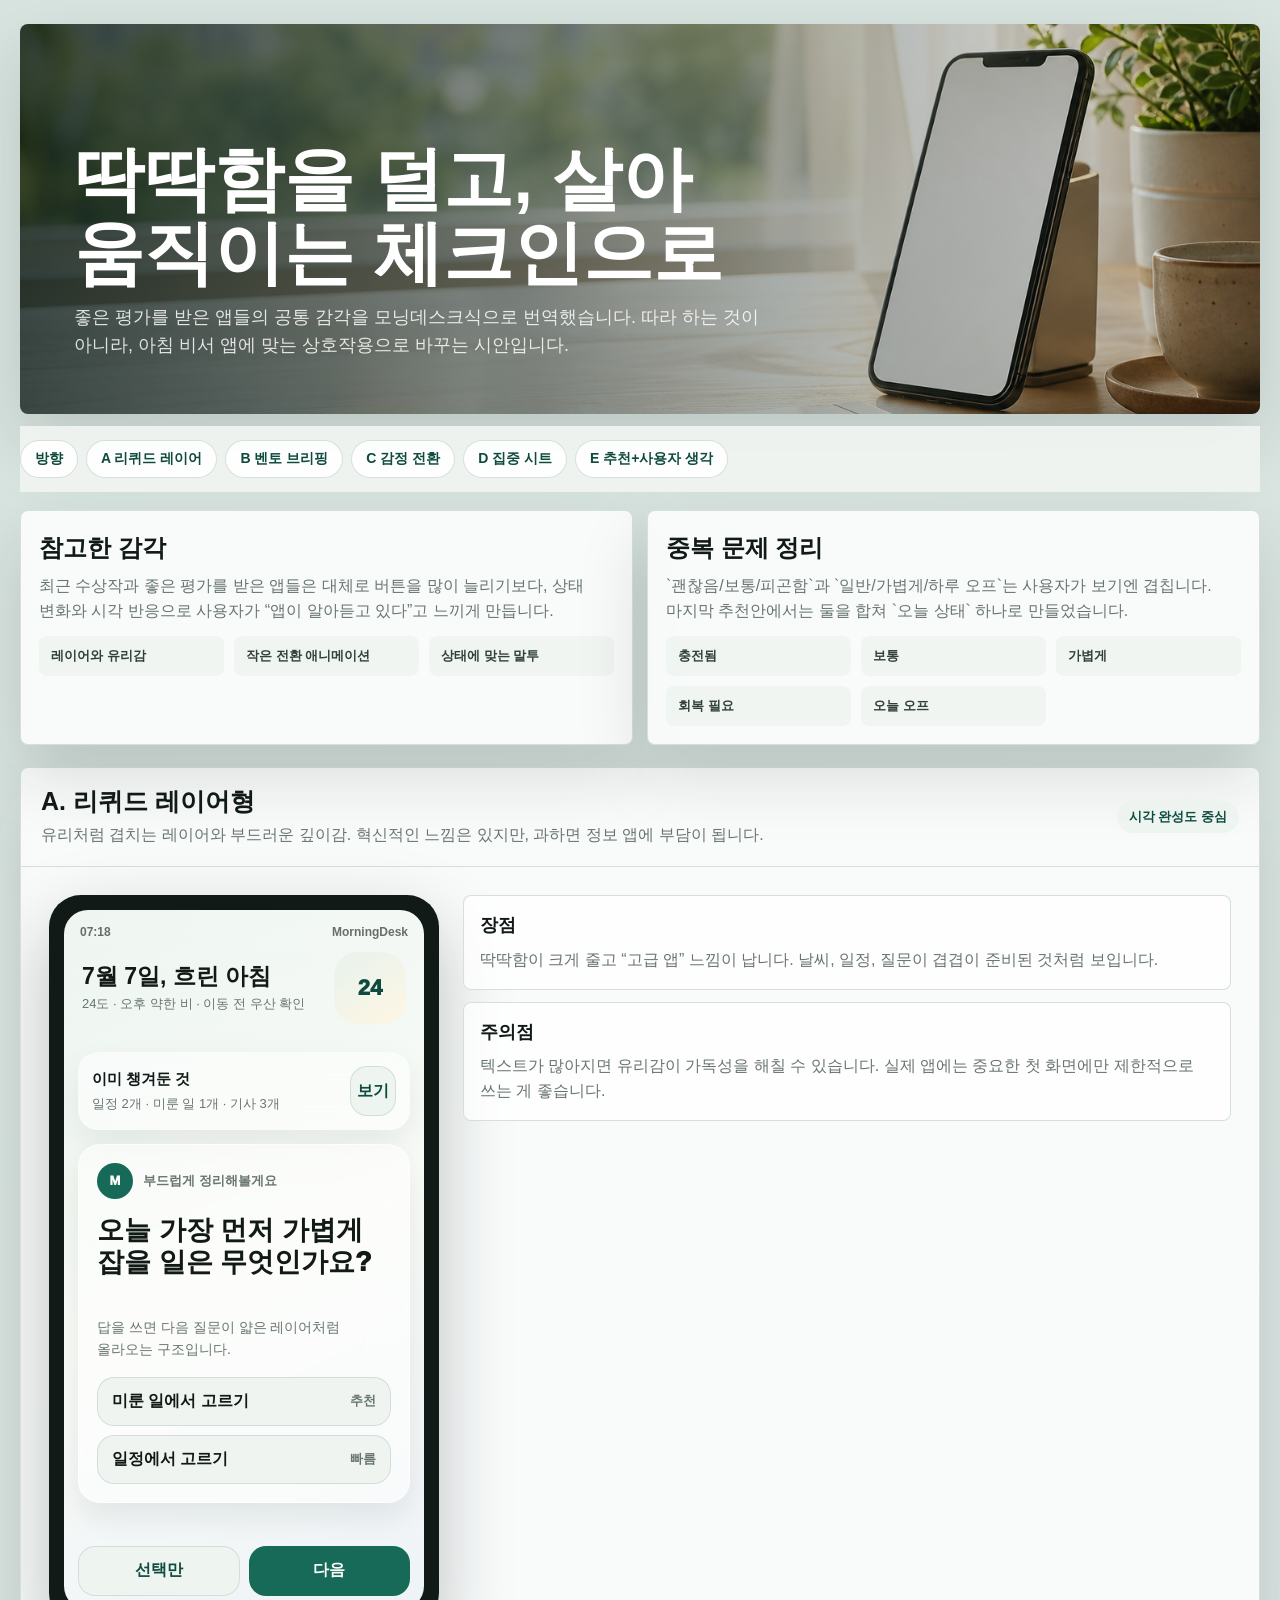
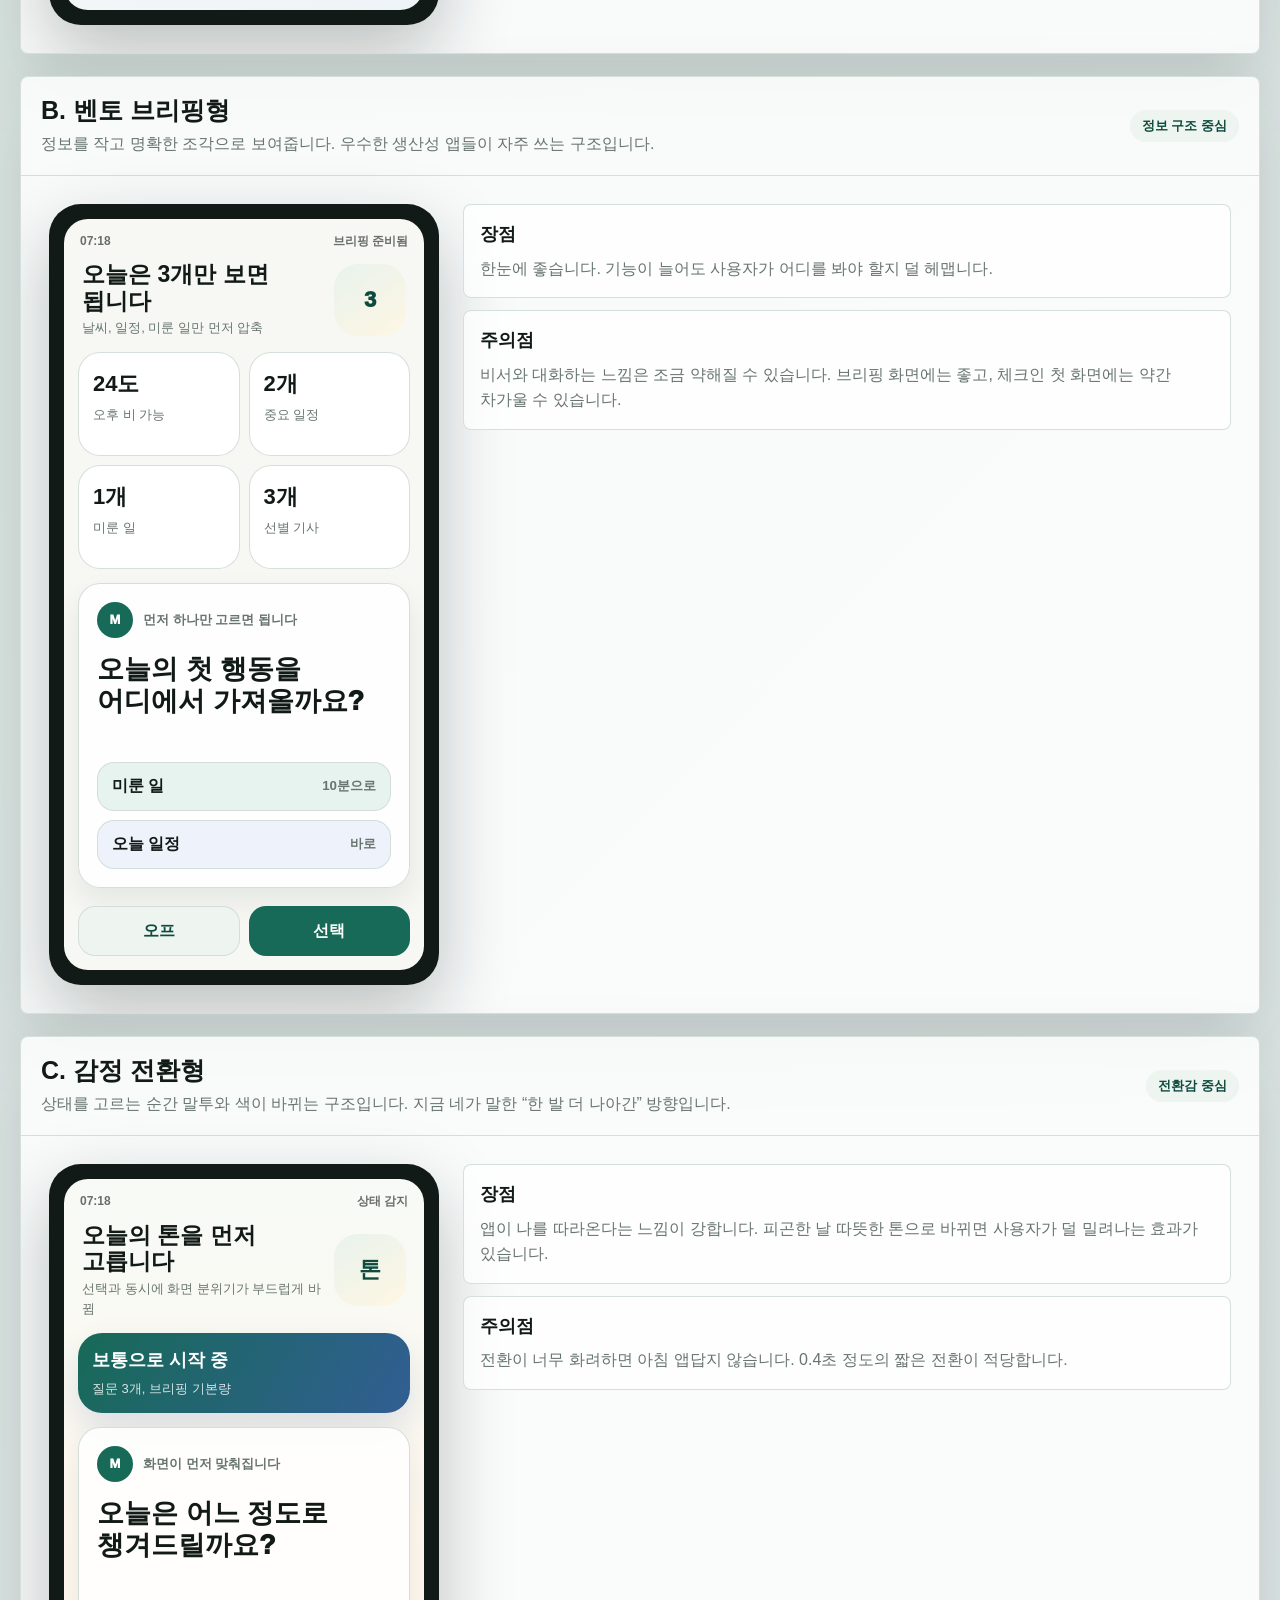
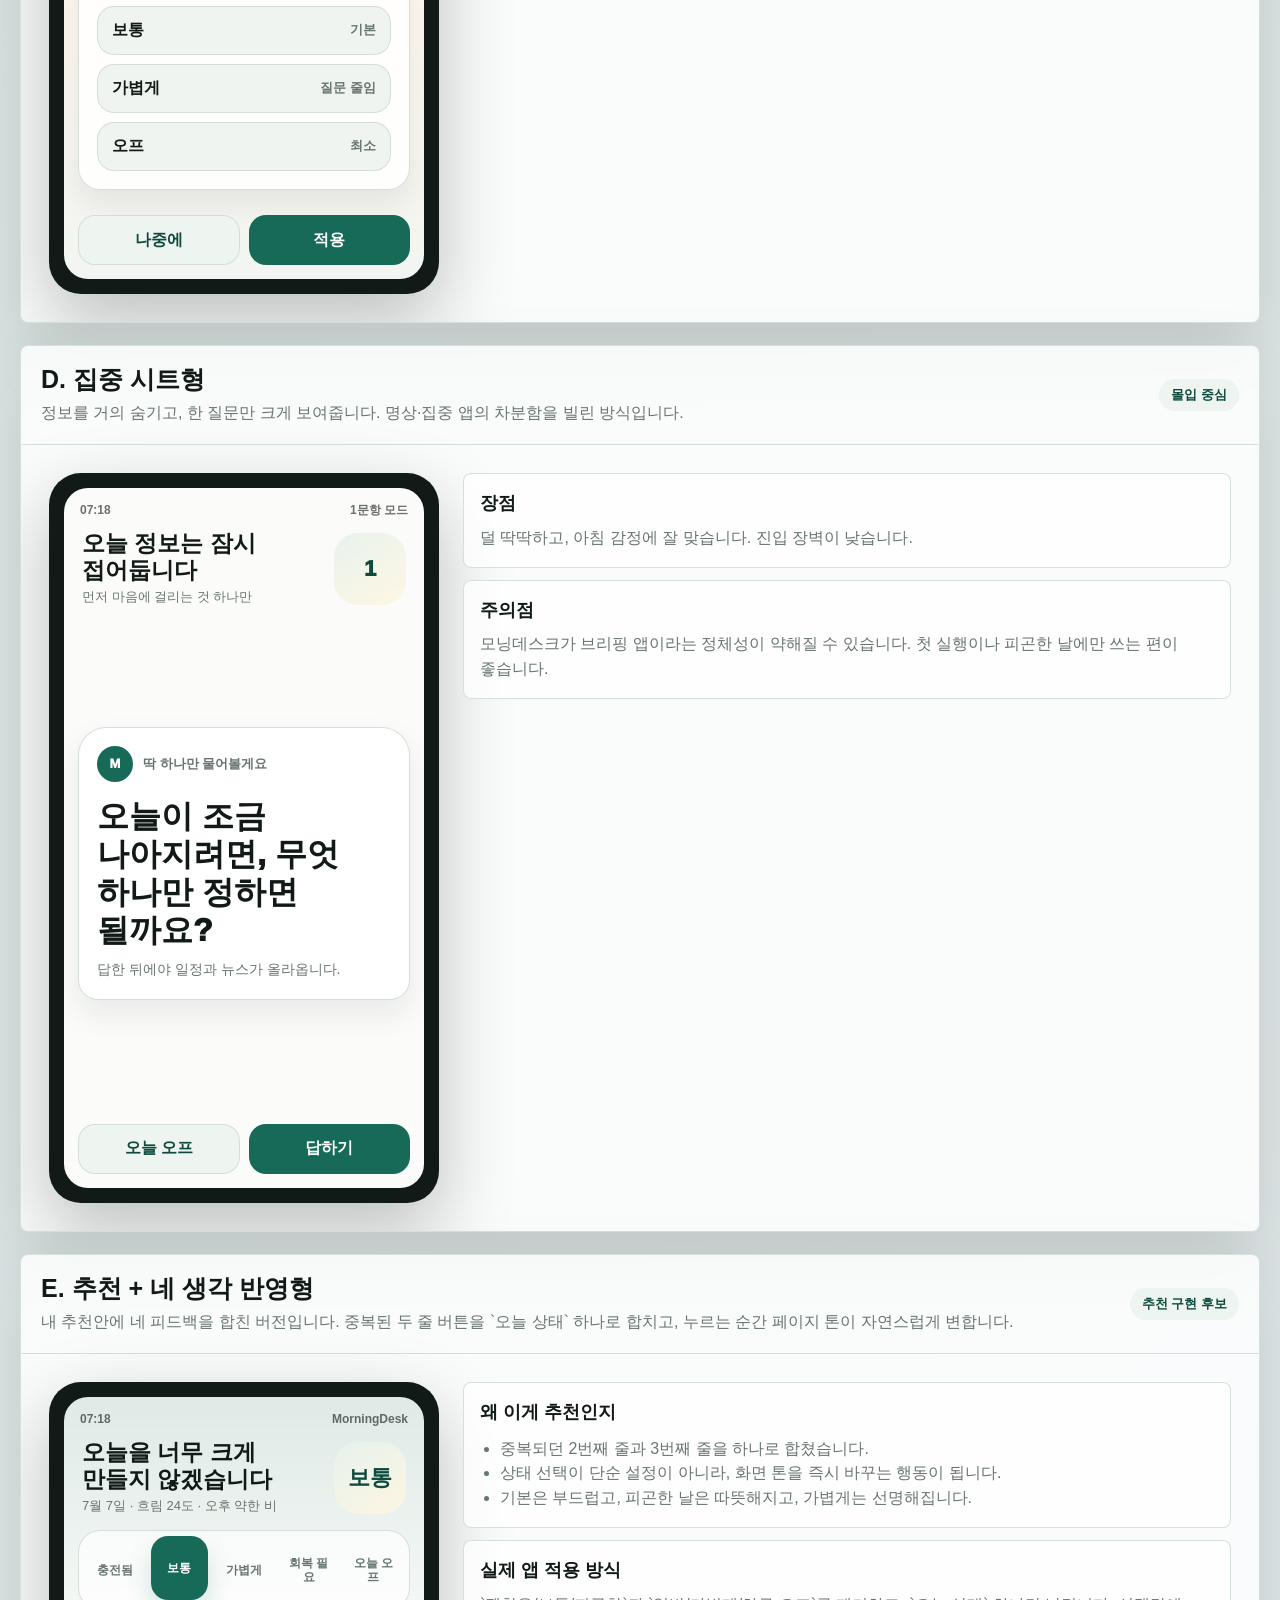
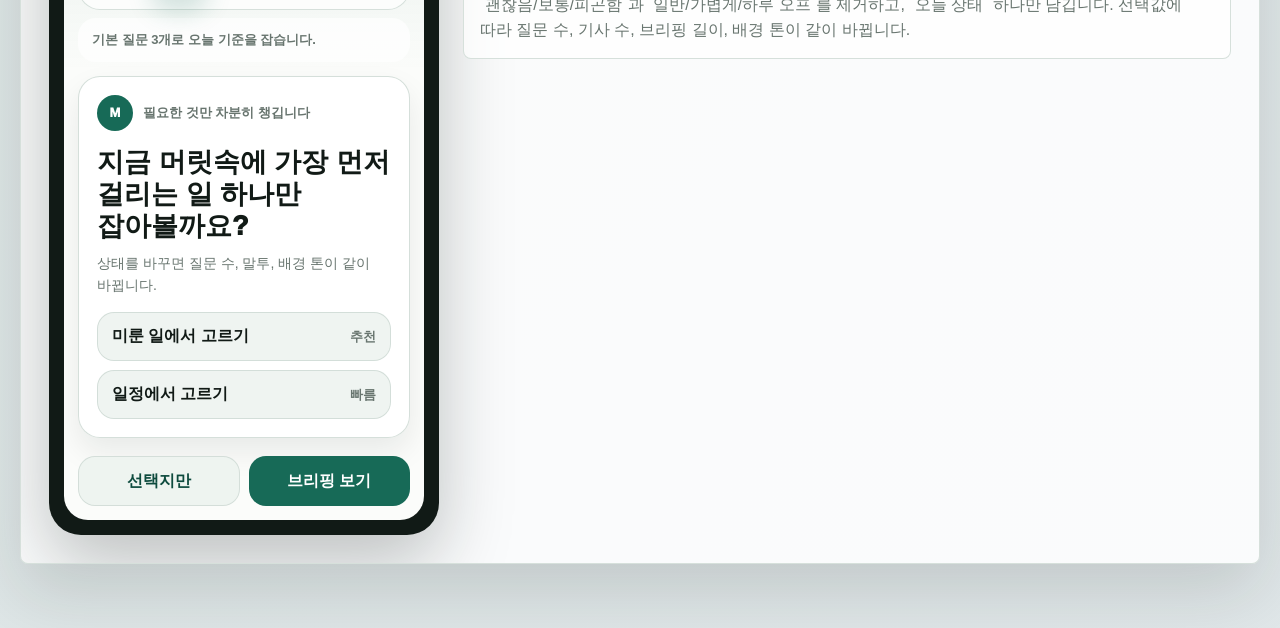
<file: c-checkin-award-inspired-samples.html>
<!doctype html>
<html lang="ko">
  <head>
    <meta charset="utf-8">
    <meta name="viewport" content="width=device-width, initial-scale=1">
    <title>모닝데스크 어워드 감각 체크인 시안</title>
    <style>
      :root {
        color-scheme: light;
        --ink: #111a16;
        --body: #314039;
        --muted: #68756f;
        --line: rgba(209, 220, 214, 0.88);
        --surface: rgba(255, 255, 255, 0.82);
        --paper: #fbfcfa;
        --green: #176a57;
        --green-dark: #0e4b3e;
        --blue: #315e93;
        --amber: #b77420;
        --rose: #b45a54;
        --shadow: 0 28px 70px rgba(17, 26, 22, 0.15);
      }

      * {
        box-sizing: border-box;
      }

      html {
        scroll-behavior: smooth;
      }

      body {
        margin: 0;
        color: var(--ink);
        font-family: "Segoe UI", "Malgun Gothic", "Apple SD Gothic Neo", Arial, sans-serif;
        line-height: 1.55;
        background:
          linear-gradient(135deg, rgba(23, 106, 87, 0.12), rgba(49, 94, 147, 0.09)),
          #f2f5f2;
      }

      button,
      textarea {
        font: inherit;
      }

      button {
        border: 0;
        cursor: pointer;
      }

      .page {
        width: min(1240px, calc(100% - 28px));
        margin: 0 auto;
        padding: 24px 0 64px;
      }

      .hero {
        min-height: 390px;
        display: grid;
        align-items: end;
        overflow: hidden;
        border-radius: 8px;
        padding: clamp(24px, 5vw, 54px);
        color: #fff;
        background:
          linear-gradient(90deg, rgba(12, 28, 23, 0.78), rgba(12, 28, 23, 0.38) 58%, rgba(12, 28, 23, 0.08)),
          url("./assets/morning-assistant-bg.png") center / cover no-repeat;
        box-shadow: var(--shadow);
      }

      .hero h1 {
        max-width: 820px;
        margin: 0;
        font-size: clamp(34px, 6vw, 70px);
        line-height: 1.05;
        letter-spacing: 0;
        word-break: keep-all;
      }

      .hero p {
        max-width: 720px;
        margin: 14px 0 0;
        color: rgba(255, 255, 255, 0.84);
        font-size: 18px;
        word-break: keep-all;
      }

      .nav {
        position: sticky;
        top: 0;
        z-index: 20;
        display: flex;
        gap: 8px;
        overflow-x: auto;
        padding: 14px 0;
        margin: 12px 0 18px;
        background: rgba(242, 245, 242, 0.9);
        backdrop-filter: blur(16px);
      }

      .nav a {
        flex: 0 0 auto;
        min-height: 38px;
        display: inline-flex;
        align-items: center;
        padding: 0 14px;
        border: 1px solid var(--line);
        border-radius: 999px;
        color: var(--green-dark);
        background: rgba(255, 255, 255, 0.84);
        text-decoration: none;
        font-size: 14px;
        font-weight: 850;
      }

      .note {
        display: grid;
        grid-template-columns: 1fr 1fr;
        gap: 14px;
        margin-bottom: 22px;
      }

      .note article,
      .sample {
        border: 1px solid var(--line);
        border-radius: 8px;
        background: rgba(255, 255, 255, 0.84);
        box-shadow: var(--shadow);
      }

      .note article {
        padding: 18px;
      }

      .note h2,
      .note h3 {
        margin: 0;
        letter-spacing: 0;
      }

      .note p {
        margin: 8px 0 0;
        color: var(--muted);
        word-break: keep-all;
      }

      .sample {
        overflow: hidden;
        margin-top: 22px;
      }

      .sample-head {
        display: grid;
        grid-template-columns: 1fr auto;
        gap: 14px;
        align-items: center;
        padding: 18px 20px;
        border-bottom: 1px solid var(--line);
      }

      .sample-title {
        margin: 0;
        font-size: 25px;
        line-height: 1.2;
        letter-spacing: 0;
        word-break: keep-all;
      }

      .sample-sub {
        margin: 7px 0 0;
        color: var(--muted);
        word-break: keep-all;
      }

      .badge {
        display: inline-flex;
        align-items: center;
        min-height: 32px;
        padding: 0 12px;
        border-radius: 999px;
        color: var(--green-dark);
        background: rgba(238, 244, 240, 0.95);
        font-size: 13px;
        font-weight: 900;
        white-space: nowrap;
      }

      .sample-body {
        display: grid;
        grid-template-columns: minmax(300px, 390px) 1fr;
        gap: 24px;
        padding: clamp(16px, 3vw, 28px);
      }

      .phone {
        padding: 15px;
        border-radius: 32px;
        background: #111a16;
        box-shadow: 0 28px 72px rgba(17, 26, 22, 0.26);
      }

      .screen {
        min-height: 700px;
        display: flex;
        flex-direction: column;
        overflow: hidden;
        border-radius: 24px;
        color: var(--ink);
        background: #fbfcfa;
      }

      .status {
        display: flex;
        justify-content: space-between;
        gap: 12px;
        padding: 13px 16px 7px;
        color: rgba(17, 26, 22, 0.62);
        font-size: 12px;
        font-weight: 900;
      }

      .topline {
        display: grid;
        grid-template-columns: 1fr auto;
        gap: 12px;
        align-items: center;
        padding: 4px 18px 14px;
      }

      .topline strong {
        display: block;
        font-size: 23px;
        line-height: 1.15;
        word-break: keep-all;
      }

      .topline span {
        display: block;
        margin-top: 4px;
        color: var(--muted);
        font-size: 13px;
      }

      .weather-token {
        width: 72px;
        height: 72px;
        display: grid;
        place-items: center;
        border-radius: 24px;
        color: var(--green-dark);
        background: linear-gradient(145deg, rgba(231, 242, 237, 0.95), rgba(255, 246, 225, 0.9));
        font-size: 22px;
        font-weight: 950;
      }

      .assistant {
        margin: 0 14px;
        padding: 18px;
        border: 1px solid rgba(209, 220, 214, 0.9);
        border-radius: 22px;
        background: rgba(255, 255, 255, 0.86);
        box-shadow: 0 14px 30px rgba(17, 26, 22, 0.08);
      }

      .assistant-row {
        display: flex;
        align-items: center;
        gap: 10px;
        color: var(--muted);
        font-size: 13px;
        font-weight: 900;
      }

      .avatar {
        width: 36px;
        height: 36px;
        display: grid;
        place-items: center;
        border-radius: 50%;
        color: #fff;
        background: var(--green);
        font-weight: 950;
      }

      .question {
        min-height: 92px;
        margin: 16px 0 0;
        font-size: 27px;
        line-height: 1.18;
        letter-spacing: 0;
        font-weight: 930;
        word-break: keep-all;
      }

      .assistant p {
        margin: 10px 0 0;
        color: var(--muted);
        font-size: 14px;
        word-break: keep-all;
      }

      .choices,
      .mini-list {
        display: grid;
        gap: 9px;
        margin-top: 16px;
      }

      .choice {
        min-height: 49px;
        display: flex;
        align-items: center;
        justify-content: space-between;
        gap: 12px;
        padding: 0 14px;
        border-radius: 17px;
        color: var(--ink);
        background: rgba(238, 244, 240, 0.92);
        border: 1px solid rgba(209, 220, 214, 0.9);
        font-weight: 880;
        text-align: left;
      }

      .choice small {
        color: var(--muted);
        font-weight: 850;
      }

      .bottom {
        display: grid;
        grid-template-columns: 1fr 1fr;
        gap: 9px;
        margin: auto 14px 14px;
        padding-top: 18px;
      }

      .primary,
      .secondary {
        min-height: 50px;
        border-radius: 17px;
        font-weight: 920;
      }

      .primary {
        color: #fff;
        background: var(--green);
      }

      .secondary {
        color: var(--green-dark);
        background: rgba(238, 244, 240, 0.96);
        border: 1px solid var(--line);
      }

      .specs {
        display: grid;
        gap: 12px;
        align-content: start;
      }

      .spec {
        padding: 16px;
        border: 1px solid var(--line);
        border-radius: 8px;
        background: rgba(255, 255, 255, 0.72);
      }

      .spec h3 {
        margin: 0;
        font-size: 18px;
        letter-spacing: 0;
      }

      .spec p,
      .spec li {
        color: var(--muted);
        word-break: keep-all;
      }

      .spec p {
        margin: 8px 0 0;
      }

      .spec ul {
        margin: 10px 0 0;
        padding-left: 20px;
      }

      .glass .screen {
        background:
          linear-gradient(180deg, rgba(255, 255, 255, 0.30), rgba(255, 255, 255, 0) 40%),
          linear-gradient(155deg, #e8f2ec, #f9fbf7 50%, #eef3f7);
      }

      .glass .assistant,
      .glass .mini-glass {
        background: rgba(255, 255, 255, 0.54);
        backdrop-filter: blur(18px);
        border-color: rgba(255, 255, 255, 0.62);
      }

      .glass .mini-glass {
        display: grid;
        grid-template-columns: 1fr auto;
        gap: 10px;
        align-items: center;
        margin: 14px;
        padding: 14px;
        border-radius: 20px;
        box-shadow: 0 14px 32px rgba(17, 26, 22, 0.07);
      }

      .glass .mini-glass strong {
        display: block;
        font-size: 15px;
      }

      .glass .mini-glass span {
        color: var(--muted);
        font-size: 13px;
      }

      .bento .screen {
        background: #f7f8f4;
      }

      .bento-grid {
        display: grid;
        grid-template-columns: 1fr 1fr;
        gap: 9px;
        margin: 0 14px 14px;
      }

      .bento-tile {
        min-height: 104px;
        padding: 14px;
        border-radius: 22px;
        background: #fff;
        border: 1px solid var(--line);
      }

      .bento-tile strong {
        display: block;
        font-size: 22px;
      }

      .bento-tile span {
        display: block;
        margin-top: 4px;
        color: var(--muted);
        font-size: 13px;
      }

      .bento .choice:nth-child(1) {
        background: #e7f3ee;
      }

      .bento .choice:nth-child(2) {
        background: #eef2fb;
      }

      .motion .screen {
        background:
          linear-gradient(180deg, #f7faf6, #fff8ee 54%, #f2f5f2);
      }

      .motion-band {
        margin: 0 14px 14px;
        padding: 14px;
        border-radius: 24px;
        color: #fff;
        background: linear-gradient(120deg, #176a57, #315e93);
        box-shadow: 0 18px 36px rgba(49, 94, 147, 0.16);
      }

      .motion-band strong {
        display: block;
        font-size: 18px;
      }

      .motion-band span {
        display: block;
        margin-top: 4px;
        color: rgba(255, 255, 255, 0.82);
        font-size: 13px;
      }

      .focus .screen {
        background: #fbfcfa;
      }

      .focus .assistant {
        margin-top: auto;
        border-radius: 28px 28px 20px 20px;
      }

      .focus .question {
        min-height: 148px;
        font-size: 32px;
      }

      .hybrid .screen {
        transition: background 520ms ease;
      }

      .hybrid[data-tone="steady"] .screen {
        background:
          linear-gradient(180deg, rgba(23, 106, 87, 0.12), rgba(255, 255, 255, 0) 38%),
          #fbfcfa;
      }

      .hybrid[data-tone="light"] .screen {
        background:
          linear-gradient(180deg, rgba(49, 94, 147, 0.13), rgba(255, 255, 255, 0) 38%),
          #f8fafb;
      }

      .hybrid[data-tone="recover"] .screen,
      .hybrid[data-tone="off"] .screen {
        background:
          linear-gradient(180deg, rgba(183, 116, 32, 0.16), rgba(255, 255, 255, 0) 40%),
          #fcfaf5;
      }

      .state-ribbon {
        display: grid;
        gap: 8px;
        margin: 0 14px 14px;
      }

      .state-row {
        display: grid;
        grid-template-columns: repeat(5, 1fr);
        gap: 7px;
        padding: 7px;
        border-radius: 22px;
        background: rgba(255, 255, 255, 0.70);
        border: 1px solid var(--line);
        transition: background 420ms ease, border-color 420ms ease;
      }

      .state-button {
        min-height: 64px;
        border-radius: 17px;
        color: var(--muted);
        background: transparent;
        font-size: 12px;
        font-weight: 900;
        line-height: 1.2;
        transition: background 320ms ease, color 320ms ease, transform 320ms ease;
      }

      .state-button.is-active {
        color: #fff;
        background: var(--green);
        transform: translateY(-2px);
        box-shadow: 0 12px 24px rgba(23, 106, 87, 0.18);
      }

      .hybrid[data-tone="light"] .state-button.is-active {
        background: var(--blue);
        box-shadow: 0 12px 24px rgba(49, 94, 147, 0.18);
      }

      .hybrid[data-tone="recover"] .state-button.is-active,
      .hybrid[data-tone="off"] .state-button.is-active {
        background: var(--amber);
        box-shadow: 0 12px 24px rgba(183, 116, 32, 0.18);
      }

      .state-note {
        padding: 12px 14px;
        border-radius: 18px;
        background: rgba(255, 255, 255, 0.72);
        color: var(--muted);
        font-size: 13px;
        font-weight: 850;
        transition: color 360ms ease, background 360ms ease;
      }

      .hybrid .assistant,
      .hybrid .avatar,
      .hybrid .primary {
        transition: background 420ms ease, border-color 420ms ease, transform 420ms ease;
      }

      .hybrid[data-tone="light"] .avatar,
      .hybrid[data-tone="light"] .primary {
        background: var(--blue);
      }

      .hybrid[data-tone="recover"] .avatar,
      .hybrid[data-tone="recover"] .primary,
      .hybrid[data-tone="off"] .avatar,
      .hybrid[data-tone="off"] .primary {
        background: var(--amber);
      }

      .hybrid[data-tone="recover"] .assistant,
      .hybrid[data-tone="off"] .assistant {
        background: rgba(255, 250, 241, 0.88);
        border-color: rgba(183, 116, 32, 0.22);
      }

      .hybrid[data-tone="light"] .assistant {
        background: rgba(248, 250, 251, 0.9);
        border-color: rgba(49, 94, 147, 0.22);
      }

      .reference {
        display: grid;
        grid-template-columns: repeat(3, 1fr);
        gap: 10px;
        margin-top: 12px;
      }

      .reference span {
        padding: 10px 12px;
        border-radius: 8px;
        background: rgba(238, 244, 240, 0.8);
        color: var(--body);
        font-size: 13px;
        font-weight: 850;
        word-break: keep-all;
      }

      @media (max-width: 920px) {
        .note,
        .sample-body {
          grid-template-columns: 1fr;
        }

        .phone {
          width: min(100%, 390px);
          margin: 0 auto;
        }

        .reference {
          grid-template-columns: 1fr;
        }
      }

      @media (max-width: 520px) {
        .page {
          width: min(100% - 16px, 1240px);
          padding-top: 8px;
        }

        .hero {
          min-height: 310px;
          border-radius: 0 0 8px 8px;
        }

        .hero p {
          font-size: 15px;
        }

        .sample-head {
          grid-template-columns: 1fr;
        }

        .phone {
          padding: 8px;
          border-radius: 24px;
        }

        .screen {
          min-height: 660px;
          border-radius: 18px;
        }

        .question {
          font-size: 24px;
        }

        .focus .question {
          font-size: 27px;
        }

        .bottom {
          grid-template-columns: 1fr;
        }

        .state-row {
          grid-template-columns: 1fr;
        }

        .state-button {
          min-height: 44px;
        }
      }
    </style>
  </head>
  <body>
    <main class="page">
      <section class="hero">
        <div>
          <h1>딱딱함을 덜고, 살아 움직이는 체크인으로</h1>
          <p>좋은 평가를 받은 앱들의 공통 감각을 모닝데스크식으로 번역했습니다. 따라 하는 것이 아니라, 아침 비서 앱에 맞는 상호작용으로 바꾸는 시안입니다.</p>
        </div>
      </section>

      <nav class="nav" aria-label="시안 이동">
        <a href="#why">방향</a>
        <a href="#glass">A 리퀴드 레이어</a>
        <a href="#bento">B 벤토 브리핑</a>
        <a href="#motion">C 감정 전환</a>
        <a href="#focus">D 집중 시트</a>
        <a href="#hybrid">E 추천+사용자 생각</a>
      </nav>

      <section class="note" id="why">
        <article>
          <h2>참고한 감각</h2>
          <p>최근 수상작과 좋은 평가를 받은 앱들은 대체로 버튼을 많이 늘리기보다, 상태 변화와 시각 반응으로 사용자가 “앱이 알아듣고 있다”고 느끼게 만듭니다.</p>
          <div class="reference">
            <span>레이어와 유리감</span>
            <span>작은 전환 애니메이션</span>
            <span>상태에 맞는 말투</span>
          </div>
        </article>
        <article>
          <h2>중복 문제 정리</h2>
          <p>`괜찮음/보통/피곤함`과 `일반/가볍게/하루 오프`는 사용자가 보기엔 겹칩니다. 마지막 추천안에서는 둘을 합쳐 `오늘 상태` 하나로 만들었습니다.</p>
          <div class="reference">
            <span>충전됨</span>
            <span>보통</span>
            <span>가볍게</span>
            <span>회복 필요</span>
            <span>오늘 오프</span>
          </div>
        </article>
      </section>

      <section class="sample glass" id="glass">
        <header class="sample-head">
          <div>
            <h2 class="sample-title">A. 리퀴드 레이어형</h2>
            <p class="sample-sub">유리처럼 겹치는 레이어와 부드러운 깊이감. 혁신적인 느낌은 있지만, 과하면 정보 앱에 부담이 됩니다.</p>
          </div>
          <span class="badge">시각 완성도 중심</span>
        </header>
        <div class="sample-body">
          <div class="phone">
            <div class="screen">
              <div class="status"><span>07:18</span><span>MorningDesk</span></div>
              <div class="topline">
                <div>
                  <strong>7월 7일, 흐린 아침</strong>
                  <span>24도 · 오후 약한 비 · 이동 전 우산 확인</span>
                </div>
                <div class="weather-token">24</div>
              </div>
              <div class="mini-glass">
                <div><strong>이미 챙겨둔 것</strong><span>일정 2개 · 미룬 일 1개 · 기사 3개</span></div>
                <button class="secondary">보기</button>
              </div>
              <section class="assistant">
                <div class="assistant-row"><div class="avatar">M</div><span>부드럽게 정리해볼게요</span></div>
                <div class="question">오늘 가장 먼저 가볍게 잡을 일은 무엇인가요?</div>
                <p>답을 쓰면 다음 질문이 얇은 레이어처럼 올라오는 구조입니다.</p>
                <div class="choices">
                  <button class="choice"><span>미룬 일에서 고르기</span><small>추천</small></button>
                  <button class="choice"><span>일정에서 고르기</span><small>빠름</small></button>
                </div>
              </section>
              <div class="bottom"><button class="secondary">선택만</button><button class="primary">다음</button></div>
            </div>
          </div>
          <aside class="specs">
            <div class="spec">
              <h3>장점</h3>
              <p>딱딱함이 크게 줄고 “고급 앱” 느낌이 납니다. 날씨, 일정, 질문이 겹겹이 준비된 것처럼 보입니다.</p>
            </div>
            <div class="spec">
              <h3>주의점</h3>
              <p>텍스트가 많아지면 유리감이 가독성을 해칠 수 있습니다. 실제 앱에는 중요한 첫 화면에만 제한적으로 쓰는 게 좋습니다.</p>
            </div>
          </aside>
        </div>
      </section>

      <section class="sample bento" id="bento">
        <header class="sample-head">
          <div>
            <h2 class="sample-title">B. 벤토 브리핑형</h2>
            <p class="sample-sub">정보를 작고 명확한 조각으로 보여줍니다. 우수한 생산성 앱들이 자주 쓰는 구조입니다.</p>
          </div>
          <span class="badge">정보 구조 중심</span>
        </header>
        <div class="sample-body">
          <div class="phone">
            <div class="screen">
              <div class="status"><span>07:18</span><span>브리핑 준비됨</span></div>
              <div class="topline">
                <div>
                  <strong>오늘은 3개만 보면 됩니다</strong>
                  <span>날씨, 일정, 미룬 일만 먼저 압축</span>
                </div>
                <div class="weather-token">3</div>
              </div>
              <div class="bento-grid">
                <div class="bento-tile"><strong>24도</strong><span>오후 비 가능</span></div>
                <div class="bento-tile"><strong>2개</strong><span>중요 일정</span></div>
                <div class="bento-tile"><strong>1개</strong><span>미룬 일</span></div>
                <div class="bento-tile"><strong>3개</strong><span>선별 기사</span></div>
              </div>
              <section class="assistant">
                <div class="assistant-row"><div class="avatar">M</div><span>먼저 하나만 고르면 됩니다</span></div>
                <div class="question">오늘의 첫 행동을 어디에서 가져올까요?</div>
                <div class="choices">
                  <button class="choice"><span>미룬 일</span><small>10분으로</small></button>
                  <button class="choice"><span>오늘 일정</span><small>바로</small></button>
                </div>
              </section>
              <div class="bottom"><button class="secondary">오프</button><button class="primary">선택</button></div>
            </div>
          </div>
          <aside class="specs">
            <div class="spec">
              <h3>장점</h3>
              <p>한눈에 좋습니다. 기능이 늘어도 사용자가 어디를 봐야 할지 덜 헤맵니다.</p>
            </div>
            <div class="spec">
              <h3>주의점</h3>
              <p>비서와 대화하는 느낌은 조금 약해질 수 있습니다. 브리핑 화면에는 좋고, 체크인 첫 화면에는 약간 차가울 수 있습니다.</p>
            </div>
          </aside>
        </div>
      </section>

      <section class="sample motion" id="motion">
        <header class="sample-head">
          <div>
            <h2 class="sample-title">C. 감정 전환형</h2>
            <p class="sample-sub">상태를 고르는 순간 말투와 색이 바뀌는 구조입니다. 지금 네가 말한 “한 발 더 나아간” 방향입니다.</p>
          </div>
          <span class="badge">전환감 중심</span>
        </header>
        <div class="sample-body">
          <div class="phone">
            <div class="screen">
              <div class="status"><span>07:18</span><span>상태 감지</span></div>
              <div class="topline">
                <div>
                  <strong>오늘의 톤을 먼저 고릅니다</strong>
                  <span>선택과 동시에 화면 분위기가 부드럽게 바뀜</span>
                </div>
                <div class="weather-token">톤</div>
              </div>
              <div class="motion-band"><strong>보통으로 시작 중</strong><span>질문 3개, 브리핑 기본량</span></div>
              <section class="assistant">
                <div class="assistant-row"><div class="avatar">M</div><span>화면이 먼저 맞춰집니다</span></div>
                <div class="question">오늘은 어느 정도로 챙겨드릴까요?</div>
                <div class="choices">
                  <button class="choice"><span>보통</span><small>기본</small></button>
                  <button class="choice"><span>가볍게</span><small>질문 줄임</small></button>
                  <button class="choice"><span>오프</span><small>최소</small></button>
                </div>
              </section>
              <div class="bottom"><button class="secondary">나중에</button><button class="primary">적용</button></div>
            </div>
          </div>
          <aside class="specs">
            <div class="spec">
              <h3>장점</h3>
              <p>앱이 나를 따라온다는 느낌이 강합니다. 피곤한 날 따뜻한 톤으로 바뀌면 사용자가 덜 밀려나는 효과가 있습니다.</p>
            </div>
            <div class="spec">
              <h3>주의점</h3>
              <p>전환이 너무 화려하면 아침 앱답지 않습니다. 0.4초 정도의 짧은 전환이 적당합니다.</p>
            </div>
          </aside>
        </div>
      </section>

      <section class="sample focus" id="focus">
        <header class="sample-head">
          <div>
            <h2 class="sample-title">D. 집중 시트형</h2>
            <p class="sample-sub">정보를 거의 숨기고, 한 질문만 크게 보여줍니다. 명상·집중 앱의 차분함을 빌린 방식입니다.</p>
          </div>
          <span class="badge">몰입 중심</span>
        </header>
        <div class="sample-body">
          <div class="phone">
            <div class="screen">
              <div class="status"><span>07:18</span><span>1문항 모드</span></div>
              <div class="topline">
                <div>
                  <strong>오늘 정보는 잠시 접어둡니다</strong>
                  <span>먼저 마음에 걸리는 것 하나만</span>
                </div>
                <div class="weather-token">1</div>
              </div>
              <section class="assistant">
                <div class="assistant-row"><div class="avatar">M</div><span>딱 하나만 물어볼게요</span></div>
                <div class="question">오늘이 조금 나아지려면, 무엇 하나만 정하면 될까요?</div>
                <p>답한 뒤에야 일정과 뉴스가 올라옵니다.</p>
              </section>
              <div class="bottom"><button class="secondary">오늘 오프</button><button class="primary">답하기</button></div>
            </div>
          </div>
          <aside class="specs">
            <div class="spec">
              <h3>장점</h3>
              <p>덜 딱딱하고, 아침 감정에 잘 맞습니다. 진입 장벽이 낮습니다.</p>
            </div>
            <div class="spec">
              <h3>주의점</h3>
              <p>모닝데스크가 브리핑 앱이라는 정체성이 약해질 수 있습니다. 첫 실행이나 피곤한 날에만 쓰는 편이 좋습니다.</p>
            </div>
          </aside>
        </div>
      </section>

      <section class="sample hybrid" id="hybrid" data-tone="steady">
        <header class="sample-head">
          <div>
            <h2 class="sample-title">E. 추천 + 네 생각 반영형</h2>
            <p class="sample-sub">내 추천안에 네 피드백을 합친 버전입니다. 중복된 두 줄 버튼을 `오늘 상태` 하나로 합치고, 누르는 순간 페이지 톤이 자연스럽게 변합니다.</p>
          </div>
          <span class="badge">추천 구현 후보</span>
        </header>
        <div class="sample-body">
          <div class="phone">
            <div class="screen">
              <div class="status"><span>07:18</span><span>MorningDesk</span></div>
              <div class="topline">
                <div>
                  <strong id="hybridTitle">오늘을 너무 크게 만들지 않겠습니다</strong>
                  <span id="hybridWeather">7월 7일 · 흐림 24도 · 오후 약한 비</span>
                </div>
                <div class="weather-token" id="hybridToken">보통</div>
              </div>
              <div class="state-ribbon">
                <div class="state-row" aria-label="오늘 상태">
                  <button class="state-button" type="button" data-state="charged">충전됨</button>
                  <button class="state-button is-active" type="button" data-state="steady">보통</button>
                  <button class="state-button" type="button" data-state="light">가볍게</button>
                  <button class="state-button" type="button" data-state="recover">회복 필요</button>
                  <button class="state-button" type="button" data-state="off">오늘 오프</button>
                </div>
                <div class="state-note" id="hybridNote">기본 질문 3개로 오늘 기준을 잡습니다.</div>
              </div>
              <section class="assistant">
                <div class="assistant-row"><div class="avatar">M</div><span id="hybridTone">필요한 것만 차분히 챙깁니다</span></div>
                <div class="question" id="hybridQuestion">지금 머릿속에 가장 먼저 걸리는 일 하나만 잡아볼까요?</div>
                <p id="hybridHint">상태를 바꾸면 질문 수, 말투, 배경 톤이 같이 바뀝니다.</p>
                <div class="choices">
                  <button class="choice"><span id="hybridChoiceA">미룬 일에서 고르기</span><small>추천</small></button>
                  <button class="choice"><span id="hybridChoiceB">일정에서 고르기</span><small>빠름</small></button>
                </div>
              </section>
              <div class="bottom"><button class="secondary">선택지만</button><button class="primary">브리핑 보기</button></div>
            </div>
          </div>
          <aside class="specs">
            <div class="spec">
              <h3>왜 이게 추천인지</h3>
              <ul>
                <li>중복되던 2번째 줄과 3번째 줄을 하나로 합쳤습니다.</li>
                <li>상태 선택이 단순 설정이 아니라, 화면 톤을 즉시 바꾸는 행동이 됩니다.</li>
                <li>기본은 부드럽고, 피곤한 날은 따뜻해지고, 가볍게는 선명해집니다.</li>
              </ul>
            </div>
            <div class="spec">
              <h3>실제 앱 적용 방식</h3>
              <p>`괜찮음/보통/피곤함`과 `일반/가볍게/하루 오프`를 제거하고, `오늘 상태` 하나만 남깁니다. 선택값에 따라 질문 수, 기사 수, 브리핑 길이, 배경 톤이 같이 바뀝니다.</p>
            </div>
          </aside>
        </div>
      </section>
    </main>

    <script>
      const hybrid = document.querySelector(".hybrid");
      const stateButtons = document.querySelectorAll(".state-button");
      const content = {
        charged: {
          tone: "steady",
          token: "충전",
          title: "오늘은 조금 더 넓게 봐도 좋겠습니다",
          note: "질문 4개, 기사와 생각 질문까지 조금 더 봅니다.",
          assistant: "오늘은 사고를 조금 넓혀볼 수 있습니다",
          question: "오늘 넓게 봐야 할 주제 하나를 잡아볼까요?",
          hint: "업무, 일정, 뉴스 관점을 함께 연결합니다.",
          choiceA: "생각 질문까지 보기",
          choiceB: "기사 먼저 보기"
        },
        steady: {
          tone: "steady",
          token: "보통",
          title: "오늘을 너무 크게 만들지 않겠습니다",
          note: "기본 질문 3개로 오늘 기준을 잡습니다.",
          assistant: "필요한 것만 차분히 챙깁니다",
          question: "지금 머릿속에 가장 먼저 걸리는 일 하나만 잡아볼까요?",
          hint: "상태를 바꾸면 질문 수, 말투, 배경 톤이 같이 바뀝니다.",
          choiceA: "미룬 일에서 고르기",
          choiceB: "일정에서 고르기"
        },
        light: {
          tone: "light",
          token: "가볍게",
          title: "짧게 잡고 바로 넘어가겠습니다",
          note: "질문 1개, 핵심 브리핑만 보여줍니다.",
          assistant: "오늘은 또렷하게 줄여서 보겠습니다",
          question: "오늘 끝났다고 말할 기준 하나만 정할까요?",
          hint: "긴 입력 대신 첫 10분 행동으로 바꿉니다.",
          choiceA: "첫 10분 행동",
          choiceB: "오늘 꼭 할 일"
        },
        recover: {
          tone: "recover",
          token: "회복",
          title: "오늘은 천천히 시작해도 됩니다",
          note: "질문을 줄이고, 부담을 낮춘 브리핑으로 바꿉니다.",
          assistant: "힘을 아끼는 쪽으로 정리하겠습니다",
          question: "지금 가능한 가장 작은 시작은 무엇일까요?",
          hint: "해야 할 일을 늘리지 않고, 하나만 남깁니다.",
          choiceA: "가장 작은 일",
          choiceB: "급한 일정만"
        },
        off: {
          tone: "off",
          token: "오프",
          title: "오늘은 최소 모드로 둡니다",
          note: "쉬는 날을 실패로 기록하지 않고 급한 것만 남깁니다.",
          assistant: "오늘은 밀어붙이지 않겠습니다",
          question: "급하게 확인해야 할 것만 남길까요?",
          hint: "뉴스와 할 일은 줄이고, 내일 이어갈 수 있게 저장합니다.",
          choiceA: "급한 일정만",
          choiceB: "내일로 넘기기"
        }
      };

      function applyState(name) {
        const data = content[name] || content.steady;
        hybrid.dataset.tone = data.tone;
        document.querySelector("#hybridToken").textContent = data.token;
        document.querySelector("#hybridTitle").textContent = data.title;
        document.querySelector("#hybridNote").textContent = data.note;
        document.querySelector("#hybridTone").textContent = data.assistant;
        document.querySelector("#hybridQuestion").textContent = data.question;
        document.querySelector("#hybridHint").textContent = data.hint;
        document.querySelector("#hybridChoiceA").textContent = data.choiceA;
        document.querySelector("#hybridChoiceB").textContent = data.choiceB;
        stateButtons.forEach((button) => {
          button.classList.toggle("is-active", button.dataset.state === name);
        });
      }

      stateButtons.forEach((button) => {
        button.addEventListener("click", () => applyState(button.dataset.state));
      });
    </script>
  </body>
</html>
</file>
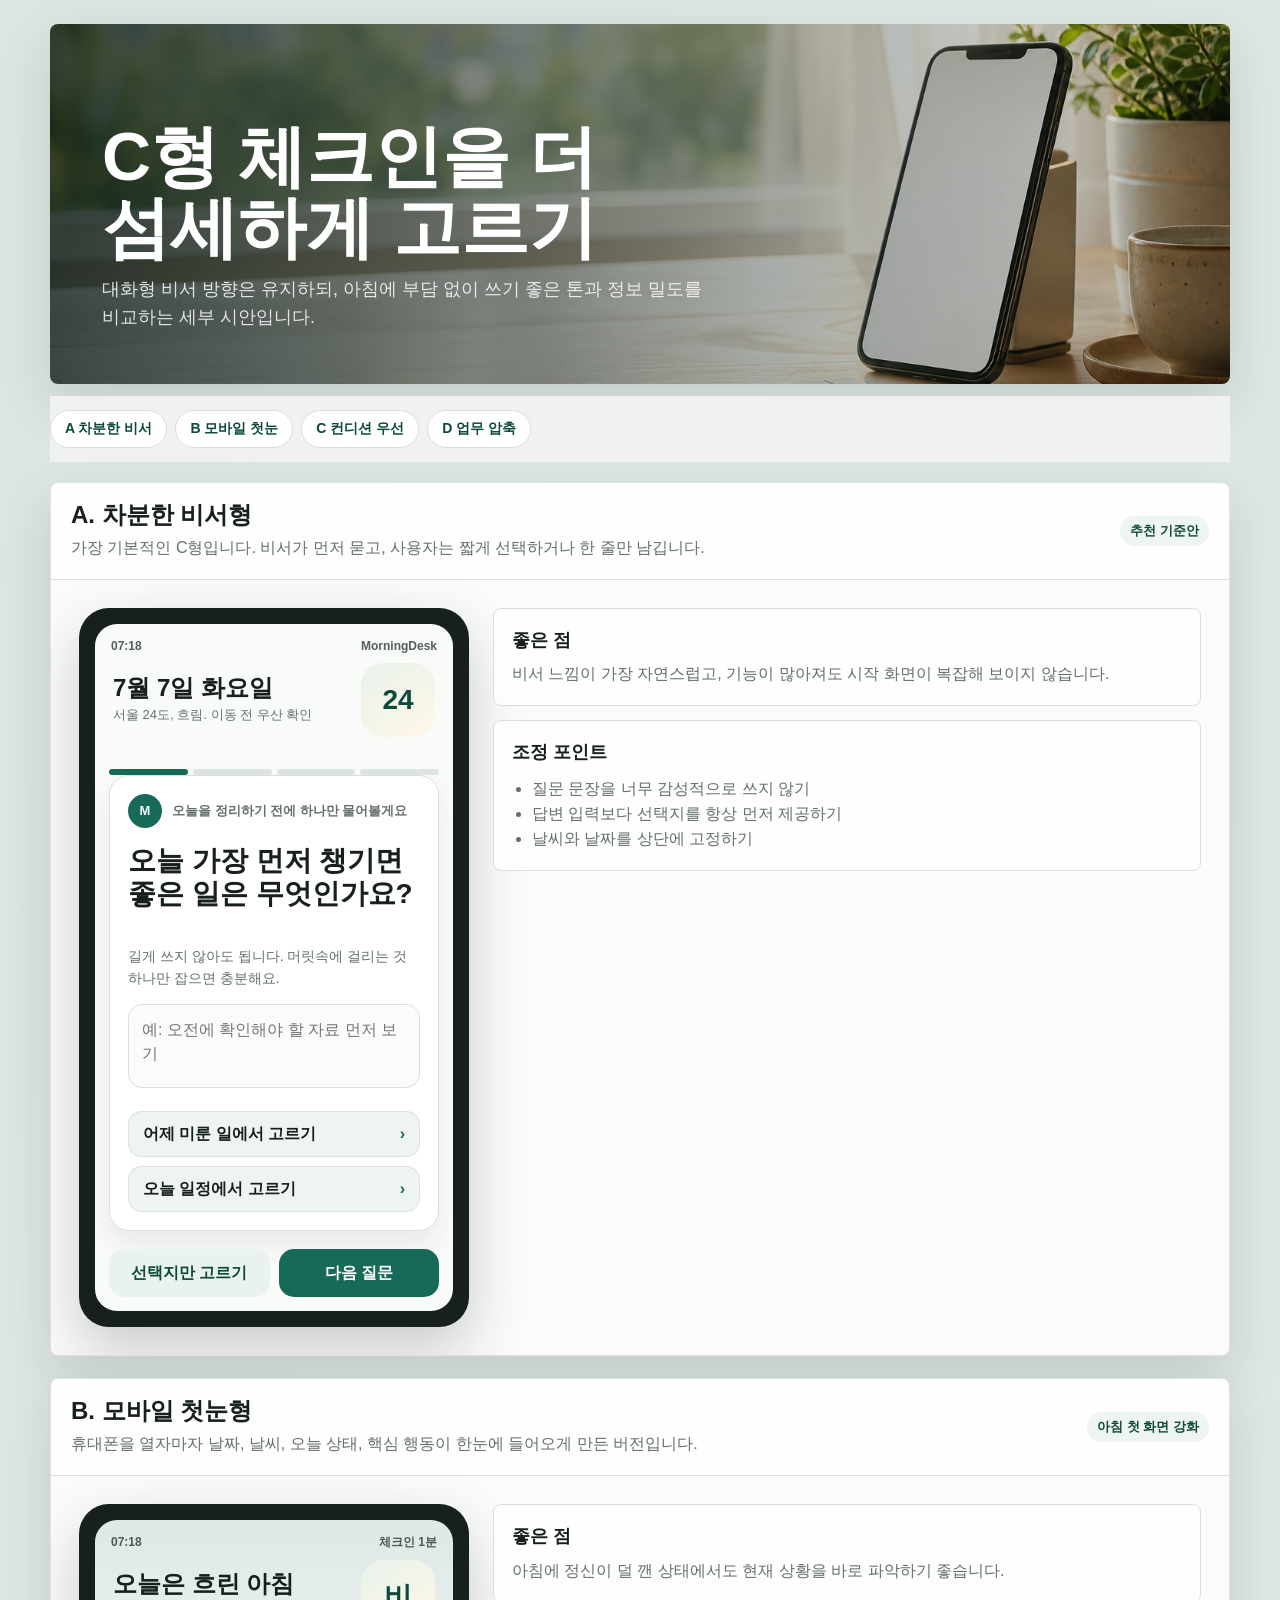
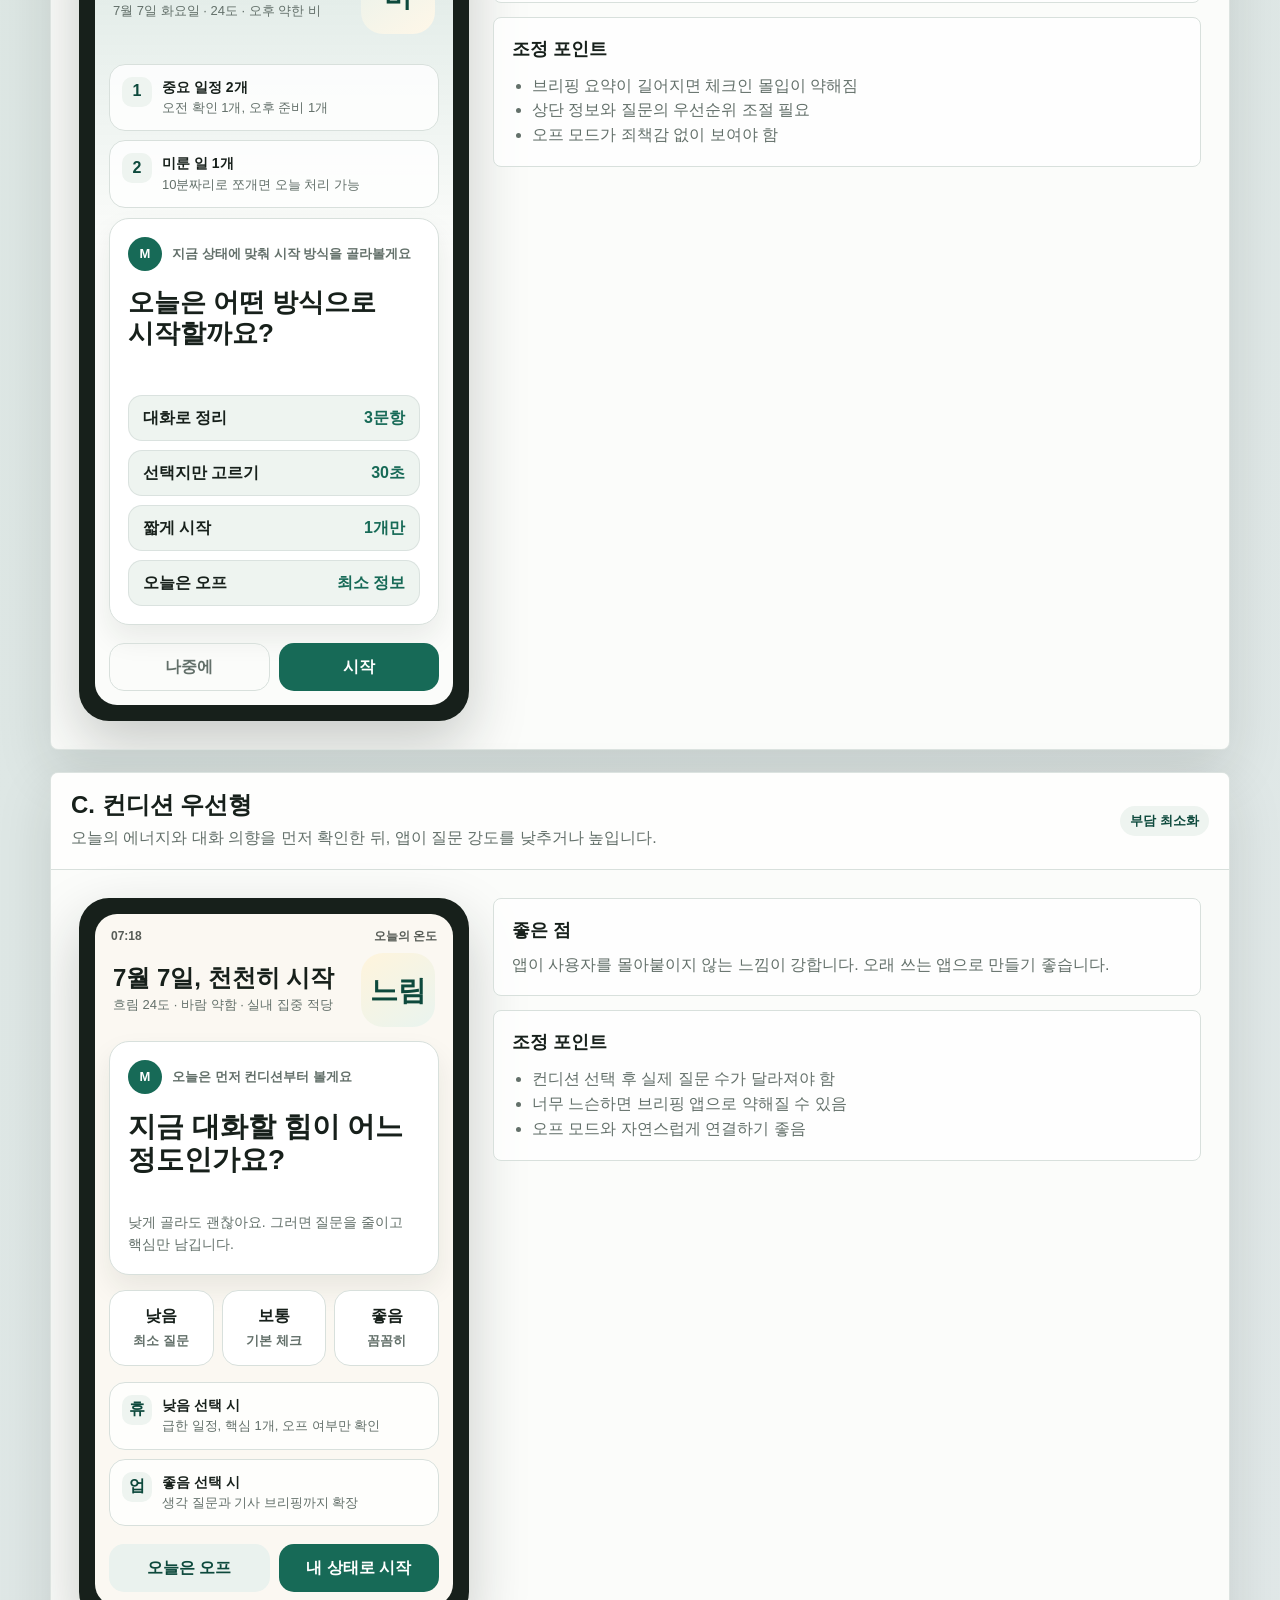
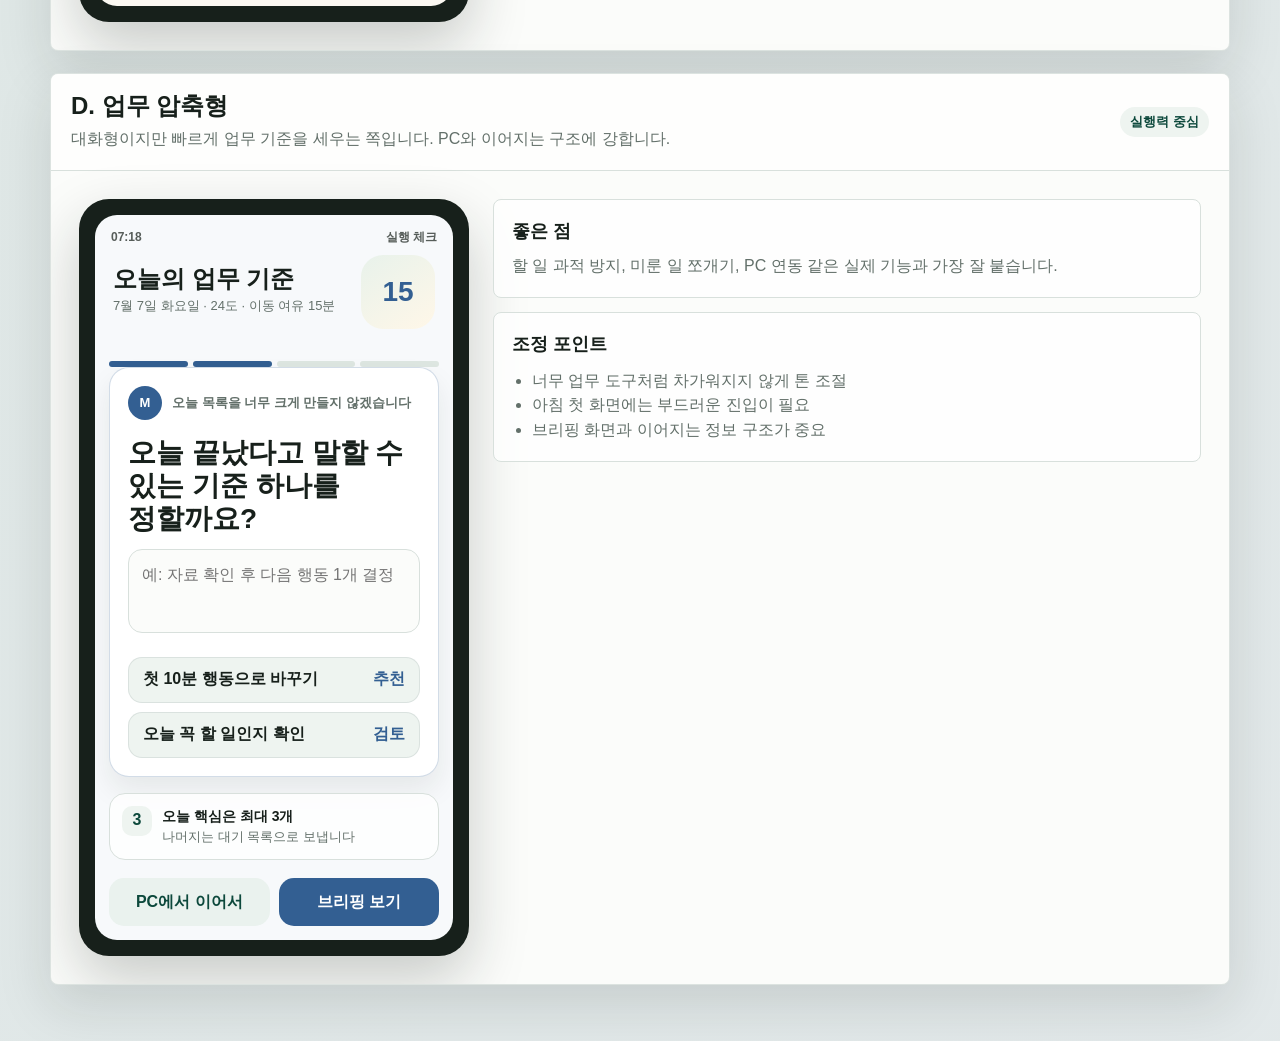
<file: c-checkin-detail-samples.html>
<!doctype html>
<html lang="ko">
  <head>
    <meta charset="utf-8">
    <meta name="viewport" content="width=device-width, initial-scale=1">
    <title>모닝데스크 C형 체크인 세부 시안</title>
    <style>
      :root {
        color-scheme: light;
        --ink: #17201b;
        --muted: #63706a;
        --line: #d8e0dc;
        --paper: #fbfcfa;
        --soft: #eef4f0;
        --soft-2: #f5f2ea;
        --green: #176a57;
        --green-dark: #0d493c;
        --blue: #335f92;
        --amber: #b97921;
        --rose: #a84b5a;
        --shadow: 0 20px 54px rgba(23, 32, 27, 0.13);
      }

      * {
        box-sizing: border-box;
      }

      html {
        scroll-behavior: smooth;
      }

      body {
        margin: 0;
        color: var(--ink);
        font-family: "Segoe UI", "Malgun Gothic", Arial, sans-serif;
        line-height: 1.55;
        background:
          linear-gradient(135deg, rgba(23, 106, 87, 0.10), rgba(51, 95, 146, 0.08)),
          #f1f4f1;
      }

      button,
      input,
      textarea {
        font: inherit;
      }

      button {
        border: 0;
        cursor: pointer;
      }

      .page {
        width: min(1180px, calc(100% - 28px));
        margin: 0 auto;
        padding: 24px 0 56px;
      }

      .hero {
        position: relative;
        min-height: 360px;
        display: grid;
        align-items: end;
        overflow: hidden;
        border-radius: 8px;
        padding: clamp(24px, 5vw, 52px);
        color: #fff;
        background:
          linear-gradient(90deg, rgba(13, 28, 22, 0.78), rgba(13, 28, 22, 0.38) 58%, rgba(13, 28, 22, 0.10)),
          url("./assets/morning-assistant-bg.png") center / cover no-repeat;
        box-shadow: var(--shadow);
      }

      .hero h1 {
        max-width: 760px;
        margin: 0;
        font-size: clamp(34px, 6vw, 68px);
        line-height: 1.04;
        letter-spacing: 0;
        word-break: keep-all;
      }

      .hero p {
        max-width: 650px;
        margin: 14px 0 0;
        color: rgba(255, 255, 255, 0.84);
        font-size: 18px;
        word-break: keep-all;
      }

      .quick-nav {
        position: sticky;
        top: 0;
        z-index: 5;
        display: flex;
        gap: 8px;
        overflow-x: auto;
        padding: 14px 0;
        margin: 12px 0 20px;
        background: rgba(241, 244, 241, 0.92);
        backdrop-filter: blur(14px);
      }

      .quick-nav a {
        flex: 0 0 auto;
        min-height: 38px;
        display: inline-flex;
        align-items: center;
        justify-content: center;
        padding: 0 14px;
        border-radius: 999px;
        color: var(--green-dark);
        background: #fff;
        border: 1px solid var(--line);
        text-decoration: none;
        font-size: 14px;
        font-weight: 700;
      }

      .samples {
        display: grid;
        gap: 22px;
      }

      .sample {
        border-radius: 8px;
        background: var(--paper);
        box-shadow: var(--shadow);
        overflow: hidden;
        border: 1px solid rgba(216, 224, 220, 0.85);
      }

      .sample-head {
        display: grid;
        grid-template-columns: 1fr auto;
        gap: 14px;
        align-items: center;
        padding: 18px 20px;
        border-bottom: 1px solid var(--line);
        background: rgba(255, 255, 255, 0.72);
      }

      .sample-title {
        margin: 0;
        font-size: 24px;
        line-height: 1.2;
        letter-spacing: 0;
      }

      .sample-desc {
        margin: 6px 0 0;
        color: var(--muted);
        word-break: keep-all;
      }

      .tag {
        display: inline-flex;
        align-items: center;
        min-height: 30px;
        padding: 0 10px;
        border-radius: 999px;
        color: var(--green-dark);
        background: var(--soft);
        font-size: 13px;
        font-weight: 800;
        white-space: nowrap;
      }

      .canvas {
        padding: clamp(16px, 3vw, 28px);
      }

      .phone-wrap {
        display: grid;
        grid-template-columns: minmax(290px, 390px) 1fr;
        gap: 24px;
        align-items: stretch;
      }

      .phone {
        min-height: 700px;
        border-radius: 30px;
        padding: 16px;
        background: #17201b;
        box-shadow: 0 24px 58px rgba(23, 32, 27, 0.22);
      }

      .screen {
        min-height: 668px;
        border-radius: 22px;
        overflow: hidden;
        background: #f9fbf8;
        color: var(--ink);
        display: flex;
        flex-direction: column;
      }

      .status {
        display: flex;
        align-items: center;
        justify-content: space-between;
        gap: 12px;
        padding: 13px 16px 8px;
        color: rgba(23, 32, 27, 0.72);
        font-size: 12px;
        font-weight: 800;
      }

      .weather-strip {
        display: grid;
        grid-template-columns: 1fr auto;
        gap: 12px;
        align-items: center;
        padding: 0 18px 14px;
      }

      .weather-strip strong {
        display: block;
        font-size: 24px;
        line-height: 1.15;
      }

      .weather-strip span {
        color: var(--muted);
        font-size: 13px;
      }

      .weather-pill {
        display: grid;
        place-items: center;
        width: 74px;
        height: 74px;
        border-radius: 22px;
        background: linear-gradient(145deg, #e8f2eb, #fff7e8);
        color: var(--green-dark);
        font-size: 28px;
        font-weight: 900;
      }

      .assistant-card {
        margin: 0 14px;
        padding: 18px;
        border-radius: 20px;
        background: #fff;
        border: 1px solid var(--line);
        box-shadow: 0 14px 28px rgba(23, 32, 27, 0.08);
      }

      .assistant-row {
        display: flex;
        align-items: center;
        gap: 10px;
        color: var(--muted);
        font-size: 13px;
        font-weight: 800;
      }

      .avatar {
        width: 34px;
        height: 34px;
        display: grid;
        place-items: center;
        border-radius: 50%;
        color: #fff;
        background: var(--green);
        font-weight: 900;
      }

      .question {
        margin: 16px 0 0;
        min-height: 92px;
        font-size: 28px;
        line-height: 1.18;
        letter-spacing: 0;
        font-weight: 850;
        word-break: keep-all;
      }

      .hint {
        margin: 10px 0 0;
        color: var(--muted);
        font-size: 14px;
        word-break: keep-all;
      }

      .choice-grid {
        display: grid;
        gap: 9px;
        margin-top: 16px;
      }

      .choice {
        min-height: 46px;
        display: flex;
        align-items: center;
        justify-content: space-between;
        gap: 10px;
        padding: 0 14px;
        border-radius: 14px;
        color: var(--ink);
        background: var(--soft);
        border: 1px solid rgba(216, 224, 220, 0.85);
        font-weight: 800;
        text-align: left;
      }

      .choice span:last-child {
        color: var(--green);
        font-weight: 900;
      }

      .textarea {
        width: 100%;
        min-height: 84px;
        margin-top: 14px;
        padding: 13px;
        border: 1px solid var(--line);
        border-radius: 14px;
        resize: none;
        color: var(--ink);
        background: #fbfcfa;
      }

      .bottom-actions {
        display: grid;
        grid-template-columns: 1fr 1fr;
        gap: 9px;
        margin: auto 14px 14px;
        padding-top: 18px;
      }

      .primary,
      .secondary,
      .quiet {
        min-height: 48px;
        border-radius: 15px;
        font-weight: 850;
      }

      .primary {
        color: #fff;
        background: var(--green);
      }

      .secondary {
        color: var(--green-dark);
        background: #eaf2ee;
      }

      .quiet {
        color: var(--muted);
        background: transparent;
        border: 1px solid var(--line);
      }

      .side-notes {
        display: grid;
        gap: 14px;
        align-content: start;
      }

      .note {
        padding: 18px;
        border-radius: 8px;
        background: rgba(255, 255, 255, 0.78);
        border: 1px solid var(--line);
      }

      .note h3 {
        margin: 0;
        font-size: 18px;
        letter-spacing: 0;
      }

      .note p,
      .note li {
        color: var(--muted);
        word-break: keep-all;
      }

      .note p {
        margin: 8px 0 0;
      }

      .note ul {
        margin: 10px 0 0;
        padding-left: 20px;
      }

      .progress {
        display: grid;
        grid-template-columns: repeat(4, 1fr);
        gap: 5px;
        margin: 18px 14px 0;
      }

      .progress span {
        height: 6px;
        border-radius: 999px;
        background: #dde6e1;
      }

      .progress .on {
        background: var(--green);
      }

      .brief-list {
        display: grid;
        gap: 9px;
        margin: 16px 14px 0;
      }

      .brief-item {
        display: grid;
        grid-template-columns: auto 1fr;
        gap: 10px;
        align-items: start;
        padding: 12px;
        border-radius: 16px;
        background: rgba(255, 255, 255, 0.82);
        border: 1px solid var(--line);
      }

      .brief-item b {
        display: grid;
        place-items: center;
        width: 30px;
        height: 30px;
        border-radius: 10px;
        color: var(--green-dark);
        background: var(--soft);
      }

      .brief-item strong {
        display: block;
        font-size: 14px;
      }

      .brief-item span {
        display: block;
        color: var(--muted);
        font-size: 13px;
      }

      .sample-b .screen {
        background:
          linear-gradient(180deg, rgba(23, 106, 87, 0.13), rgba(255, 255, 255, 0) 42%),
          #fbfcfa;
      }

      .sample-b .assistant-card {
        margin-top: 10px;
      }

      .sample-b .question {
        font-size: 26px;
      }

      .sample-c .screen {
        background: #fbf8f2;
      }

      .sample-c .weather-pill {
        background: linear-gradient(145deg, #fff4dc, #e9f4ef);
      }

      .mood-row {
        display: grid;
        grid-template-columns: repeat(3, 1fr);
        gap: 8px;
        margin: 15px 14px 0;
      }

      .mood {
        min-height: 76px;
        border-radius: 16px;
        background: #fff;
        border: 1px solid var(--line);
        color: var(--ink);
        font-weight: 850;
      }

      .mood small {
        display: block;
        margin-top: 3px;
        color: var(--muted);
        font-weight: 700;
      }

      .sample-d .screen {
        background: #f7f9fb;
      }

      .sample-d .assistant-card {
        border-color: rgba(51, 95, 146, 0.22);
      }

      .sample-d .avatar,
      .sample-d .primary,
      .sample-d .progress .on {
        background: var(--blue);
      }

      .sample-d .choice span:last-child,
      .sample-d .weather-pill {
        color: var(--blue);
      }

      @media (max-width: 860px) {
        .phone-wrap {
          grid-template-columns: 1fr;
        }

        .phone {
          width: min(100%, 390px);
          margin: 0 auto;
        }

        .sample-head {
          grid-template-columns: 1fr;
        }
      }

      @media (max-width: 480px) {
        .page {
          width: min(100% - 16px, 1180px);
          padding-top: 8px;
        }

        .hero {
          min-height: 300px;
          border-radius: 0 0 8px 8px;
        }

        .hero p {
          font-size: 15px;
        }

        .phone {
          padding: 8px;
          border-radius: 24px;
          min-height: auto;
        }

        .screen {
          min-height: 642px;
          border-radius: 18px;
        }

        .question {
          font-size: 24px;
        }

        .bottom-actions {
          grid-template-columns: 1fr;
        }
      }
    </style>
  </head>
  <body>
    <main class="page">
      <section class="hero">
        <div>
          <h1>C형 체크인을 더 섬세하게 고르기</h1>
          <p>대화형 비서 방향은 유지하되, 아침에 부담 없이 쓰기 좋은 톤과 정보 밀도를 비교하는 세부 시안입니다.</p>
        </div>
      </section>

      <nav class="quick-nav" aria-label="시안 바로가기">
        <a href="#sample-a">A 차분한 비서</a>
        <a href="#sample-b">B 모바일 첫눈</a>
        <a href="#sample-c">C 컨디션 우선</a>
        <a href="#sample-d">D 업무 압축</a>
      </nav>

      <div class="samples">
        <section class="sample sample-a" id="sample-a">
          <header class="sample-head">
            <div>
              <h2 class="sample-title">A. 차분한 비서형</h2>
              <p class="sample-desc">가장 기본적인 C형입니다. 비서가 먼저 묻고, 사용자는 짧게 선택하거나 한 줄만 남깁니다.</p>
            </div>
            <span class="tag">추천 기준안</span>
          </header>
          <div class="canvas phone-wrap">
            <div class="phone">
              <div class="screen">
                <div class="status"><span>07:18</span><span>MorningDesk</span></div>
                <div class="weather-strip">
                  <div>
                    <strong>7월 7일 화요일</strong>
                    <span>서울 24도, 흐림. 이동 전 우산 확인</span>
                  </div>
                  <div class="weather-pill">24</div>
                </div>
                <div class="progress"><span class="on"></span><span></span><span></span><span></span></div>
                <section class="assistant-card">
                  <div class="assistant-row"><div class="avatar">M</div><span>오늘을 정리하기 전에 하나만 물어볼게요</span></div>
                  <div class="question">오늘 가장 먼저 챙기면 좋은 일은 무엇인가요?</div>
                  <p class="hint">길게 쓰지 않아도 됩니다. 머릿속에 걸리는 것 하나만 잡으면 충분해요.</p>
                  <textarea class="textarea" placeholder="예: 오전에 확인해야 할 자료 먼저 보기"></textarea>
                  <div class="choice-grid">
                    <button class="choice"><span>어제 미룬 일에서 고르기</span><span>›</span></button>
                    <button class="choice"><span>오늘 일정에서 고르기</span><span>›</span></button>
                  </div>
                </section>
                <div class="bottom-actions">
                  <button class="secondary">선택지만 고르기</button>
                  <button class="primary">다음 질문</button>
                </div>
              </div>
            </div>
            <aside class="side-notes">
              <div class="note">
                <h3>좋은 점</h3>
                <p>비서 느낌이 가장 자연스럽고, 기능이 많아져도 시작 화면이 복잡해 보이지 않습니다.</p>
              </div>
              <div class="note">
                <h3>조정 포인트</h3>
                <ul>
                  <li>질문 문장을 너무 감성적으로 쓰지 않기</li>
                  <li>답변 입력보다 선택지를 항상 먼저 제공하기</li>
                  <li>날씨와 날짜를 상단에 고정하기</li>
                </ul>
              </div>
            </aside>
          </div>
        </section>

        <section class="sample sample-b" id="sample-b">
          <header class="sample-head">
            <div>
              <h2 class="sample-title">B. 모바일 첫눈형</h2>
              <p class="sample-desc">휴대폰을 열자마자 날짜, 날씨, 오늘 상태, 핵심 행동이 한눈에 들어오게 만든 버전입니다.</p>
            </div>
            <span class="tag">아침 첫 화면 강화</span>
          </header>
          <div class="canvas phone-wrap">
            <div class="phone">
              <div class="screen">
                <div class="status"><span>07:18</span><span>체크인 1분</span></div>
                <div class="weather-strip">
                  <div>
                    <strong>오늘은 흐린 아침</strong>
                    <span>7월 7일 화요일 · 24도 · 오후 약한 비</span>
                  </div>
                  <div class="weather-pill">비</div>
                </div>
                <div class="brief-list">
                  <div class="brief-item"><b>1</b><div><strong>중요 일정 2개</strong><span>오전 확인 1개, 오후 준비 1개</span></div></div>
                  <div class="brief-item"><b>2</b><div><strong>미룬 일 1개</strong><span>10분짜리로 쪼개면 오늘 처리 가능</span></div></div>
                </div>
                <section class="assistant-card">
                  <div class="assistant-row"><div class="avatar">M</div><span>지금 상태에 맞춰 시작 방식을 골라볼게요</span></div>
                  <div class="question">오늘은 어떤 방식으로 시작할까요?</div>
                  <div class="choice-grid">
                    <button class="choice"><span>대화로 정리</span><span>3문항</span></button>
                    <button class="choice"><span>선택지만 고르기</span><span>30초</span></button>
                    <button class="choice"><span>짧게 시작</span><span>1개만</span></button>
                    <button class="choice"><span>오늘은 오프</span><span>최소 정보</span></button>
                  </div>
                </section>
                <div class="bottom-actions">
                  <button class="quiet">나중에</button>
                  <button class="primary">시작</button>
                </div>
              </div>
            </div>
            <aside class="side-notes">
              <div class="note">
                <h3>좋은 점</h3>
                <p>아침에 정신이 덜 깬 상태에서도 현재 상황을 바로 파악하기 좋습니다.</p>
              </div>
              <div class="note">
                <h3>조정 포인트</h3>
                <ul>
                  <li>브리핑 요약이 길어지면 체크인 몰입이 약해짐</li>
                  <li>상단 정보와 질문의 우선순위 조절 필요</li>
                  <li>오프 모드가 죄책감 없이 보여야 함</li>
                </ul>
              </div>
            </aside>
          </div>
        </section>

        <section class="sample sample-c" id="sample-c">
          <header class="sample-head">
            <div>
              <h2 class="sample-title">C. 컨디션 우선형</h2>
              <p class="sample-desc">오늘의 에너지와 대화 의향을 먼저 확인한 뒤, 앱이 질문 강도를 낮추거나 높입니다.</p>
            </div>
            <span class="tag">부담 최소화</span>
          </header>
          <div class="canvas phone-wrap">
            <div class="phone">
              <div class="screen">
                <div class="status"><span>07:18</span><span>오늘의 온도</span></div>
                <div class="weather-strip">
                  <div>
                    <strong>7월 7일, 천천히 시작</strong>
                    <span>흐림 24도 · 바람 약함 · 실내 집중 적당</span>
                  </div>
                  <div class="weather-pill">느림</div>
                </div>
                <section class="assistant-card">
                  <div class="assistant-row"><div class="avatar">M</div><span>오늘은 먼저 컨디션부터 볼게요</span></div>
                  <div class="question">지금 대화할 힘이 어느 정도인가요?</div>
                  <p class="hint">낮게 골라도 괜찮아요. 그러면 질문을 줄이고 핵심만 남깁니다.</p>
                </section>
                <div class="mood-row">
                  <button class="mood">낮음<small>최소 질문</small></button>
                  <button class="mood">보통<small>기본 체크</small></button>
                  <button class="mood">좋음<small>꼼꼼히</small></button>
                </div>
                <div class="brief-list">
                  <div class="brief-item"><b>휴</b><div><strong>낮음 선택 시</strong><span>급한 일정, 핵심 1개, 오프 여부만 확인</span></div></div>
                  <div class="brief-item"><b>업</b><div><strong>좋음 선택 시</strong><span>생각 질문과 기사 브리핑까지 확장</span></div></div>
                </div>
                <div class="bottom-actions">
                  <button class="secondary">오늘은 오프</button>
                  <button class="primary">내 상태로 시작</button>
                </div>
              </div>
            </div>
            <aside class="side-notes">
              <div class="note">
                <h3>좋은 점</h3>
                <p>앱이 사용자를 몰아붙이지 않는 느낌이 강합니다. 오래 쓰는 앱으로 만들기 좋습니다.</p>
              </div>
              <div class="note">
                <h3>조정 포인트</h3>
                <ul>
                  <li>컨디션 선택 후 실제 질문 수가 달라져야 함</li>
                  <li>너무 느슨하면 브리핑 앱으로 약해질 수 있음</li>
                  <li>오프 모드와 자연스럽게 연결하기 좋음</li>
                </ul>
              </div>
            </aside>
          </div>
        </section>

        <section class="sample sample-d" id="sample-d">
          <header class="sample-head">
            <div>
              <h2 class="sample-title">D. 업무 압축형</h2>
              <p class="sample-desc">대화형이지만 빠르게 업무 기준을 세우는 쪽입니다. PC와 이어지는 구조에 강합니다.</p>
            </div>
            <span class="tag">실행력 중심</span>
          </header>
          <div class="canvas phone-wrap">
            <div class="phone">
              <div class="screen">
                <div class="status"><span>07:18</span><span>실행 체크</span></div>
                <div class="weather-strip">
                  <div>
                    <strong>오늘의 업무 기준</strong>
                    <span>7월 7일 화요일 · 24도 · 이동 여유 15분</span>
                  </div>
                  <div class="weather-pill">15</div>
                </div>
                <div class="progress"><span class="on"></span><span class="on"></span><span></span><span></span></div>
                <section class="assistant-card">
                  <div class="assistant-row"><div class="avatar">M</div><span>오늘 목록을 너무 크게 만들지 않겠습니다</span></div>
                  <div class="question">오늘 끝났다고 말할 수 있는 기준 하나를 정할까요?</div>
                  <textarea class="textarea" placeholder="예: 자료 확인 후 다음 행동 1개 결정"></textarea>
                  <div class="choice-grid">
                    <button class="choice"><span>첫 10분 행동으로 바꾸기</span><span>추천</span></button>
                    <button class="choice"><span>오늘 꼭 할 일인지 확인</span><span>검토</span></button>
                  </div>
                </section>
                <div class="brief-list">
                  <div class="brief-item"><b>3</b><div><strong>오늘 핵심은 최대 3개</strong><span>나머지는 대기 목록으로 보냅니다</span></div></div>
                </div>
                <div class="bottom-actions">
                  <button class="secondary">PC에서 이어서</button>
                  <button class="primary">브리핑 보기</button>
                </div>
              </div>
            </div>
            <aside class="side-notes">
              <div class="note">
                <h3>좋은 점</h3>
                <p>할 일 과적 방지, 미룬 일 쪼개기, PC 연동 같은 실제 기능과 가장 잘 붙습니다.</p>
              </div>
              <div class="note">
                <h3>조정 포인트</h3>
                <ul>
                  <li>너무 업무 도구처럼 차가워지지 않게 톤 조절</li>
                  <li>아침 첫 화면에는 부드러운 진입이 필요</li>
                  <li>브리핑 화면과 이어지는 정보 구조가 중요</li>
                </ul>
              </div>
            </aside>
          </div>
        </section>
      </div>
    </main>
  </body>
</html>
</file>
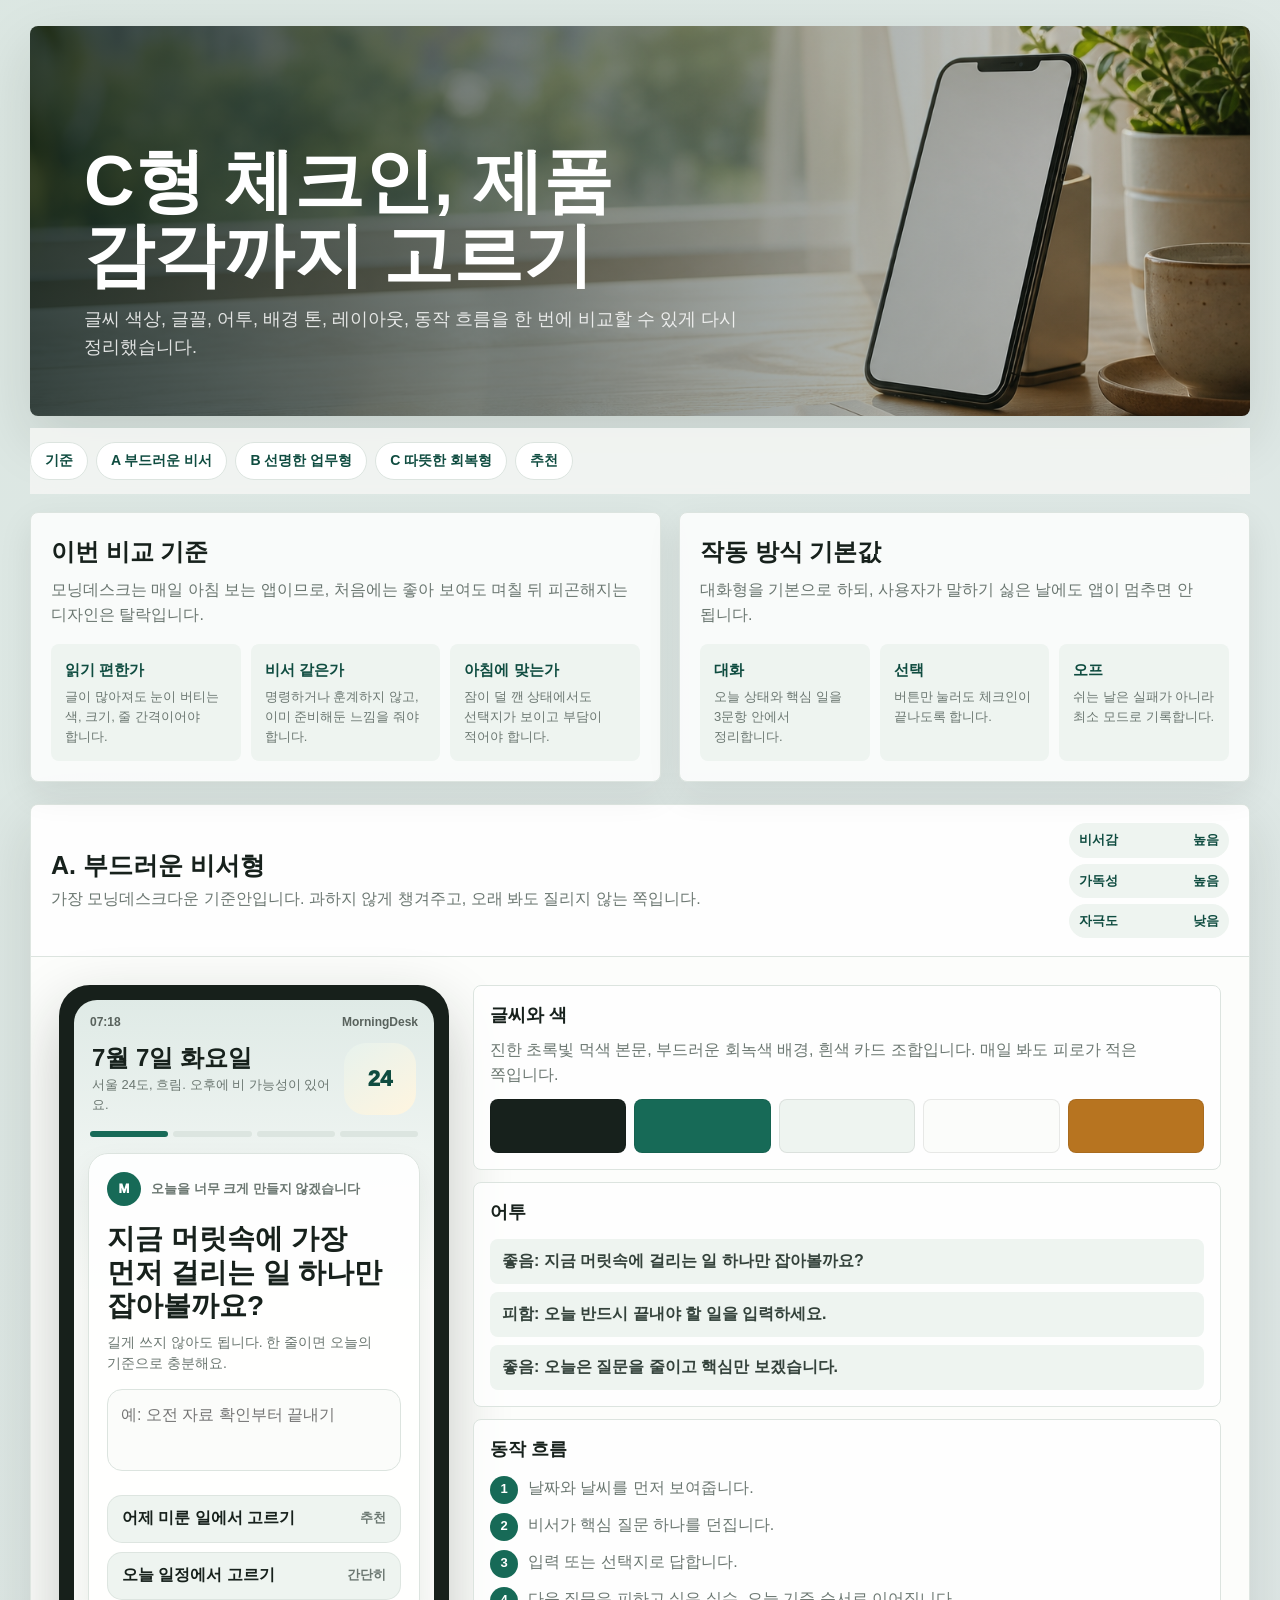
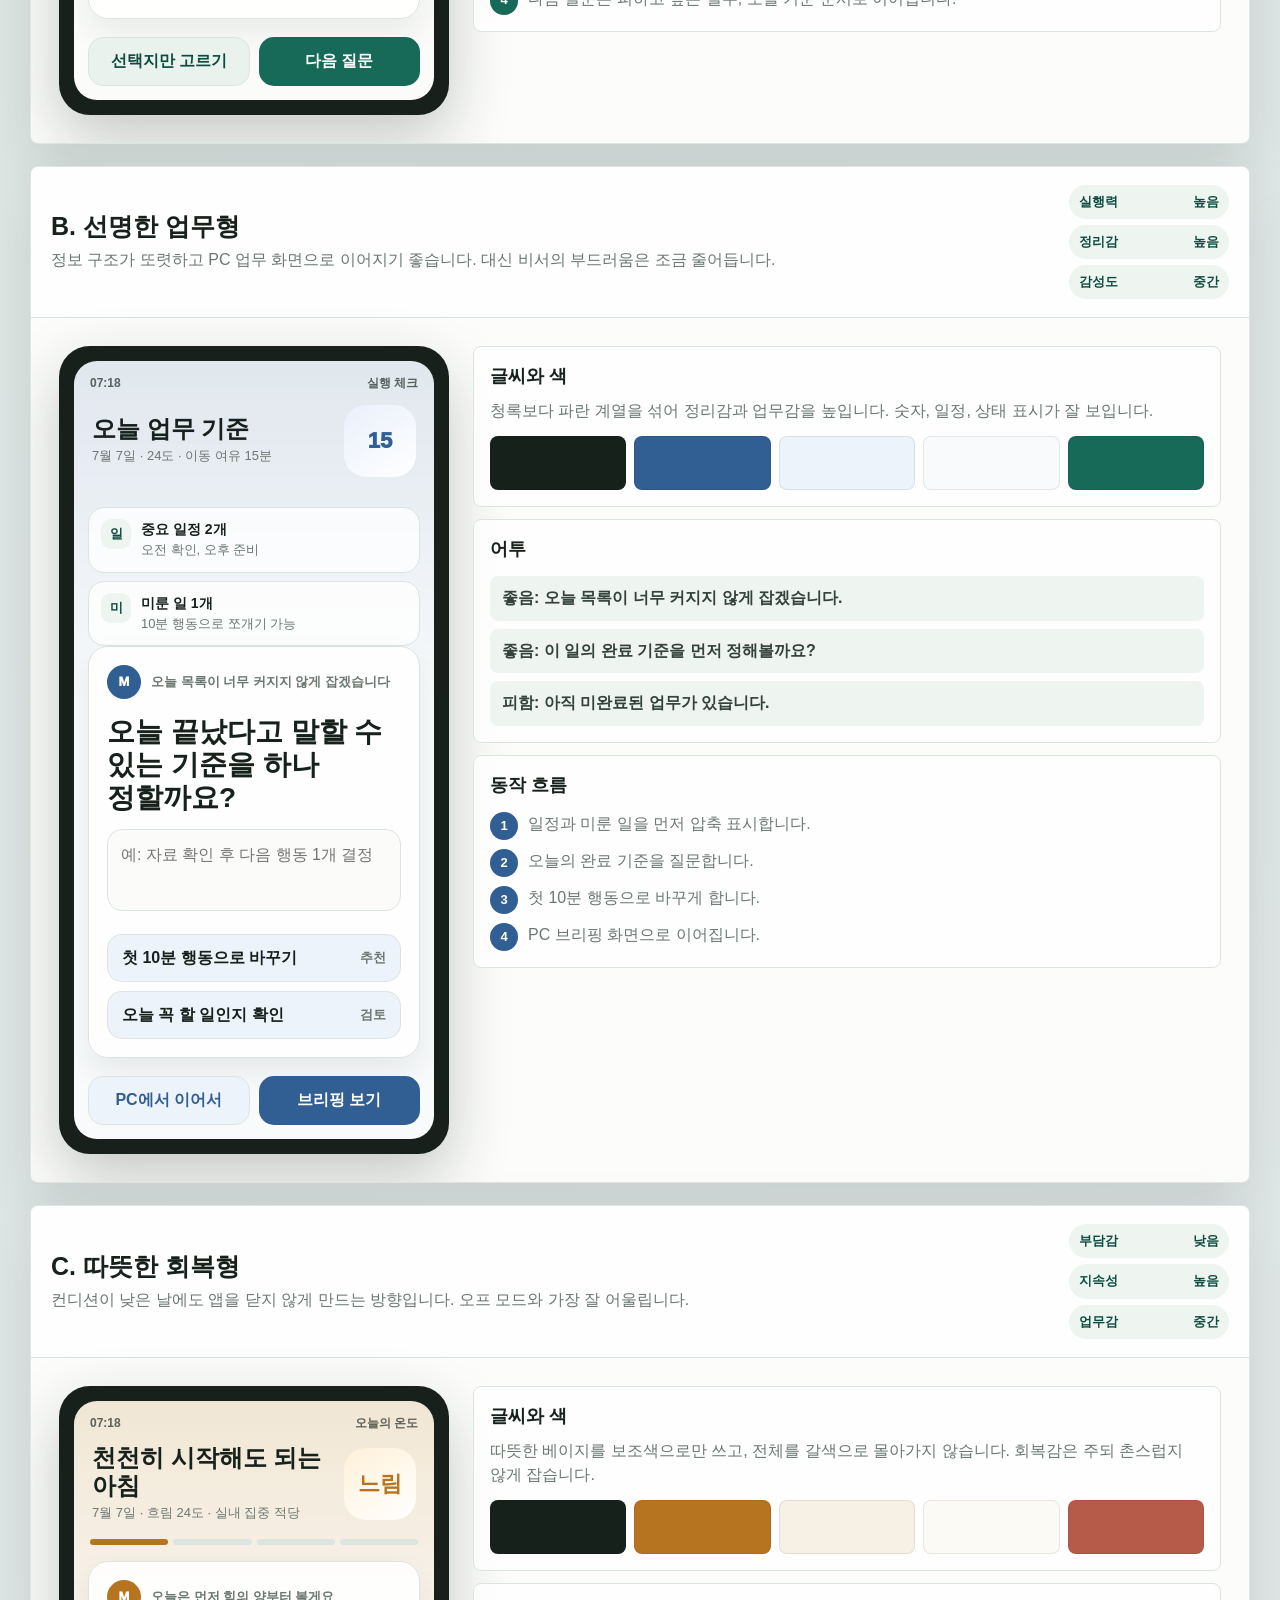
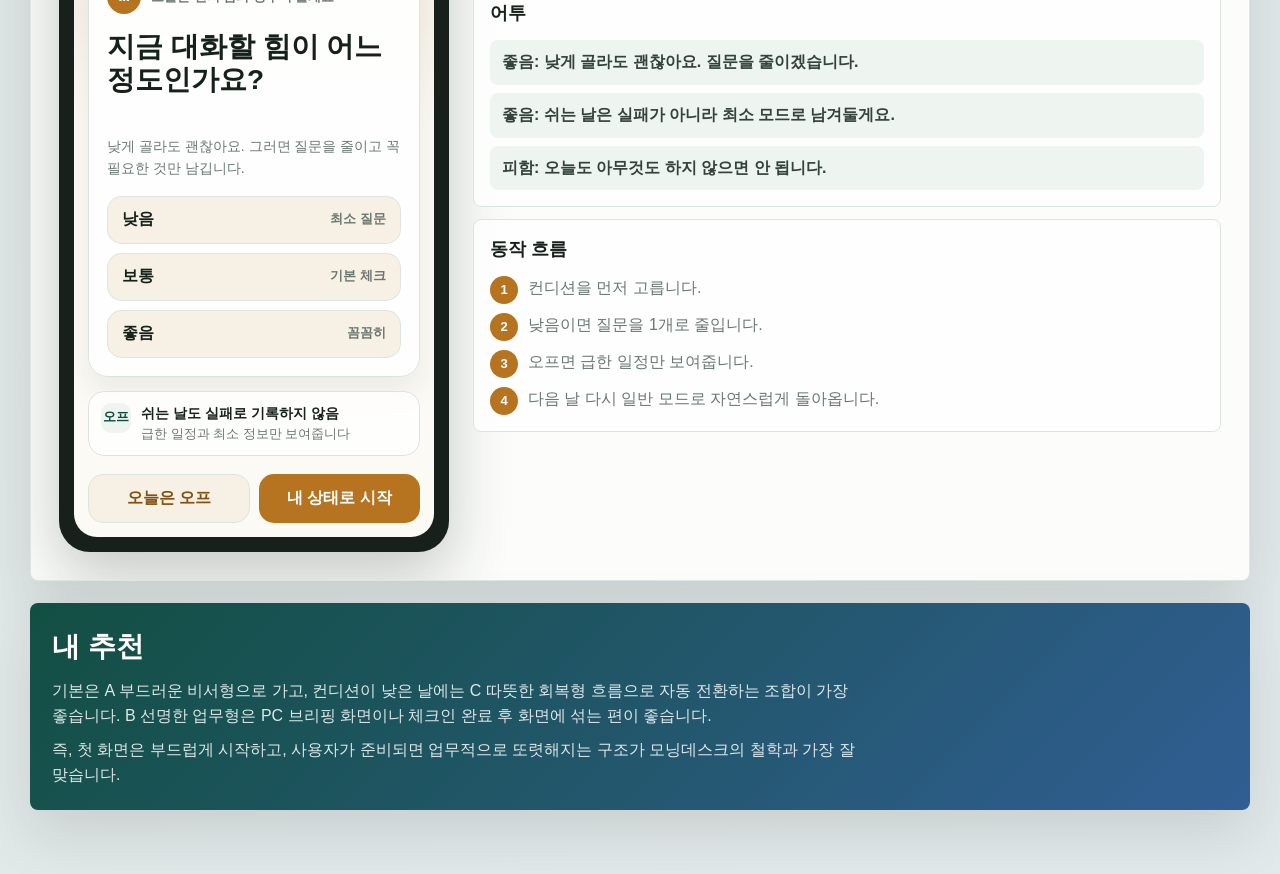
<file: c-checkin-system-samples.html>
<!doctype html>
<html lang="ko">
  <head>
    <meta charset="utf-8">
    <meta name="viewport" content="width=device-width, initial-scale=1">
    <title>모닝데스크 C형 체크인 통합 디자인 시안</title>
    <style>
      :root {
        color-scheme: light;
        --ink: #17211c;
        --body: #34423b;
        --muted: #6b7771;
        --line: #dce4df;
        --paper: #fcfdfb;
        --mist: #eef4f0;
        --green: #176a57;
        --green-dark: #0f4c40;
        --blue: #315e93;
        --amber: #b77420;
        --coral: #b65a49;
        --lilac: #6f5f97;
        --shadow: 0 22px 58px rgba(20, 31, 26, 0.13);
      }

      * {
        box-sizing: border-box;
      }

      html {
        scroll-behavior: smooth;
      }

      body {
        margin: 0;
        color: var(--ink);
        font-family: "Segoe UI", "Malgun Gothic", "Apple SD Gothic Neo", Arial, sans-serif;
        line-height: 1.55;
        background:
          linear-gradient(135deg, rgba(23, 106, 87, 0.10), rgba(49, 94, 147, 0.08)),
          #f2f5f2;
      }

      button,
      input,
      textarea {
        font: inherit;
      }

      button {
        cursor: pointer;
        border: 0;
      }

      .page {
        width: min(1220px, calc(100% - 28px));
        margin: 0 auto;
        padding: 26px 0 64px;
      }

      .hero {
        min-height: 390px;
        display: grid;
        align-items: end;
        overflow: hidden;
        border-radius: 8px;
        color: #fff;
        padding: clamp(24px, 5vw, 54px);
        background:
          linear-gradient(90deg, rgba(12, 28, 23, 0.80), rgba(12, 28, 23, 0.42) 56%, rgba(12, 28, 23, 0.12)),
          url("./assets/morning-assistant-bg.png") center / cover no-repeat;
        box-shadow: var(--shadow);
      }

      .hero h1 {
        max-width: 820px;
        margin: 0;
        font-size: clamp(34px, 6vw, 70px);
        line-height: 1.05;
        letter-spacing: 0;
        word-break: keep-all;
      }

      .hero p {
        max-width: 720px;
        margin: 14px 0 0;
        color: rgba(255, 255, 255, 0.84);
        font-size: 18px;
        word-break: keep-all;
      }

      .nav {
        position: sticky;
        top: 0;
        z-index: 10;
        display: flex;
        gap: 8px;
        overflow-x: auto;
        padding: 14px 0;
        margin: 12px 0 18px;
        background: rgba(242, 245, 242, 0.92);
        backdrop-filter: blur(14px);
      }

      .nav a {
        flex: 0 0 auto;
        min-height: 38px;
        display: inline-flex;
        align-items: center;
        justify-content: center;
        padding: 0 14px;
        border: 1px solid var(--line);
        border-radius: 999px;
        color: var(--green-dark);
        background: #fff;
        text-decoration: none;
        font-size: 14px;
        font-weight: 800;
      }

      .frame {
        display: grid;
        grid-template-columns: 1.05fr 0.95fr;
        gap: 18px;
        margin-bottom: 22px;
      }

      .panel {
        padding: 20px;
        border: 1px solid var(--line);
        border-radius: 8px;
        background: rgba(255, 255, 255, 0.82);
        box-shadow: 0 12px 34px rgba(20, 31, 26, 0.08);
      }

      .panel h2,
      .panel h3 {
        margin: 0;
        letter-spacing: 0;
      }

      .panel p {
        margin: 8px 0 0;
        color: var(--muted);
        word-break: keep-all;
      }

      .criteria {
        display: grid;
        grid-template-columns: repeat(3, 1fr);
        gap: 10px;
        margin-top: 16px;
      }

      .criterion {
        min-height: 96px;
        padding: 14px;
        border-radius: 8px;
        background: var(--mist);
      }

      .criterion strong {
        display: block;
        color: var(--green-dark);
        font-size: 15px;
      }

      .criterion span {
        display: block;
        margin-top: 6px;
        color: var(--muted);
        font-size: 13px;
        word-break: keep-all;
      }

      .sample {
        margin-top: 22px;
        border: 1px solid rgba(220, 228, 223, 0.92);
        border-radius: 8px;
        background: var(--paper);
        box-shadow: var(--shadow);
        overflow: hidden;
      }

      .sample-header {
        display: grid;
        grid-template-columns: 1fr auto;
        gap: 14px;
        align-items: center;
        padding: 18px 20px;
        border-bottom: 1px solid var(--line);
        background: rgba(255, 255, 255, 0.78);
      }

      .sample-title {
        margin: 0;
        font-size: 25px;
        line-height: 1.2;
        letter-spacing: 0;
        word-break: keep-all;
      }

      .sample-sub {
        margin: 7px 0 0;
        color: var(--muted);
        word-break: keep-all;
      }

      .score {
        display: grid;
        gap: 6px;
        min-width: 160px;
      }

      .score span {
        display: flex;
        align-items: center;
        justify-content: space-between;
        gap: 12px;
        padding: 7px 10px;
        border-radius: 999px;
        color: var(--green-dark);
        background: var(--mist);
        font-size: 13px;
        font-weight: 850;
      }

      .sample-body {
        display: grid;
        grid-template-columns: minmax(300px, 390px) 1fr;
        gap: 24px;
        padding: clamp(16px, 3vw, 28px);
      }

      .phone {
        min-height: 720px;
        padding: 15px;
        border-radius: 31px;
        background: #17201b;
        box-shadow: 0 24px 62px rgba(23, 32, 27, 0.24);
      }

      .screen {
        min-height: 690px;
        display: flex;
        flex-direction: column;
        overflow: hidden;
        border-radius: 23px;
        color: var(--ink);
        background: #fbfcfa;
      }

      .soft .screen {
        background:
          linear-gradient(180deg, rgba(23, 106, 87, 0.12), rgba(255, 255, 255, 0) 42%),
          #fbfcfa;
      }

      .clear .screen {
        background:
          linear-gradient(180deg, rgba(49, 94, 147, 0.12), rgba(255, 255, 255, 0) 44%),
          #f8fafb;
      }

      .warm .screen {
        background:
          linear-gradient(180deg, rgba(183, 116, 32, 0.15), rgba(255, 255, 255, 0) 44%),
          #fcfaf5;
      }

      .status {
        display: flex;
        align-items: center;
        justify-content: space-between;
        gap: 12px;
        padding: 13px 16px 8px;
        color: rgba(23, 32, 27, 0.68);
        font-size: 12px;
        font-weight: 850;
      }

      .top {
        display: grid;
        grid-template-columns: 1fr auto;
        gap: 12px;
        align-items: center;
        padding: 4px 18px 16px;
      }

      .top strong {
        display: block;
        font-size: 24px;
        line-height: 1.14;
        word-break: keep-all;
      }

      .top span {
        display: block;
        margin-top: 4px;
        color: var(--muted);
        font-size: 13px;
      }

      .weather {
        width: 72px;
        height: 72px;
        display: grid;
        place-items: center;
        border-radius: 22px;
        color: var(--green-dark);
        background: linear-gradient(145deg, #e7f2ed, #fff5df);
        font-weight: 950;
        font-size: 22px;
      }

      .clear .weather {
        color: var(--blue);
        background: linear-gradient(145deg, #e9f0fb, #fff);
      }

      .warm .weather {
        color: var(--amber);
        background: linear-gradient(145deg, #fff1d8, #fff);
      }

      .progress {
        display: grid;
        grid-template-columns: repeat(4, 1fr);
        gap: 5px;
        margin: 0 16px 16px;
      }

      .progress span {
        height: 6px;
        border-radius: 999px;
        background: #dce5e0;
      }

      .progress .on {
        background: var(--green);
      }

      .clear .progress .on {
        background: var(--blue);
      }

      .warm .progress .on {
        background: var(--amber);
      }

      .assistant {
        margin: 0 14px;
        padding: 18px;
        border: 1px solid var(--line);
        border-radius: 20px;
        background: rgba(255, 255, 255, 0.90);
        box-shadow: 0 14px 30px rgba(23, 32, 27, 0.08);
      }

      .assistant-line {
        display: flex;
        align-items: center;
        gap: 10px;
        color: var(--muted);
        font-size: 13px;
        font-weight: 850;
      }

      .avatar {
        width: 34px;
        height: 34px;
        display: grid;
        place-items: center;
        border-radius: 50%;
        color: #fff;
        background: var(--green);
        font-weight: 950;
      }

      .clear .avatar {
        background: var(--blue);
      }

      .warm .avatar {
        background: var(--amber);
      }

      .question {
        min-height: 96px;
        margin: 16px 0 0;
        font-size: 28px;
        line-height: 1.18;
        letter-spacing: 0;
        font-weight: 900;
        word-break: keep-all;
      }

      .assistant p {
        margin: 10px 0 0;
        color: var(--muted);
        font-size: 14px;
        word-break: keep-all;
      }

      .choices {
        display: grid;
        gap: 9px;
        margin-top: 16px;
      }

      .choice {
        min-height: 48px;
        display: flex;
        align-items: center;
        justify-content: space-between;
        gap: 12px;
        padding: 0 14px;
        border-radius: 15px;
        color: var(--ink);
        background: #eef4f0;
        border: 1px solid rgba(220, 228, 223, 0.92);
        font-weight: 850;
        text-align: left;
      }

      .clear .choice {
        background: #edf3fa;
      }

      .warm .choice {
        background: #f7f0e4;
      }

      .choice small {
        color: var(--muted);
        font-weight: 800;
      }

      .input {
        width: 100%;
        min-height: 82px;
        margin-top: 14px;
        padding: 13px;
        border: 1px solid var(--line);
        border-radius: 15px;
        color: var(--ink);
        resize: none;
        background: #fbfcfa;
      }

      .mini-brief {
        display: grid;
        gap: 8px;
        margin: 14px 14px 0;
      }

      .brief {
        display: grid;
        grid-template-columns: auto 1fr;
        gap: 10px;
        align-items: start;
        padding: 11px 12px;
        border: 1px solid var(--line);
        border-radius: 16px;
        background: rgba(255, 255, 255, 0.78);
      }

      .brief b {
        width: 30px;
        height: 30px;
        display: grid;
        place-items: center;
        border-radius: 10px;
        color: var(--green-dark);
        background: var(--mist);
        font-size: 13px;
      }

      .brief strong {
        display: block;
        font-size: 14px;
      }

      .brief span {
        display: block;
        color: var(--muted);
        font-size: 13px;
      }

      .actions {
        display: grid;
        grid-template-columns: 1fr 1fr;
        gap: 9px;
        margin: auto 14px 14px;
        padding-top: 18px;
      }

      .primary,
      .secondary {
        min-height: 49px;
        border-radius: 15px;
        font-weight: 900;
      }

      .primary {
        color: #fff;
        background: var(--green);
      }

      .clear .primary {
        background: var(--blue);
      }

      .warm .primary {
        background: var(--amber);
      }

      .secondary {
        color: var(--green-dark);
        background: #eaf2ee;
        border: 1px solid var(--line);
      }

      .clear .secondary {
        color: var(--blue);
        background: #edf3fa;
      }

      .warm .secondary {
        color: #80510f;
        background: #f7f0e4;
      }

      .specs {
        display: grid;
        gap: 12px;
        align-content: start;
      }

      .spec-card {
        padding: 16px;
        border: 1px solid var(--line);
        border-radius: 8px;
        background: rgba(255, 255, 255, 0.78);
      }

      .spec-card h3 {
        margin: 0;
        font-size: 18px;
        letter-spacing: 0;
      }

      .spec-card p,
      .spec-card li {
        color: var(--muted);
        word-break: keep-all;
      }

      .spec-card p {
        margin: 8px 0 0;
      }

      .spec-card ul {
        margin: 10px 0 0;
        padding-left: 20px;
      }

      .swatches {
        display: grid;
        grid-template-columns: repeat(5, 1fr);
        gap: 8px;
        margin-top: 12px;
      }

      .swatch {
        min-height: 54px;
        border-radius: 8px;
        border: 1px solid rgba(0, 0, 0, 0.08);
      }

      .tone-lines {
        display: grid;
        gap: 8px;
        margin-top: 12px;
      }

      .tone-lines span {
        display: block;
        padding: 10px 12px;
        border-radius: 8px;
        background: var(--mist);
        color: var(--body);
        font-weight: 750;
        word-break: keep-all;
      }

      .flow {
        counter-reset: step;
        display: grid;
        gap: 9px;
        margin-top: 12px;
      }

      .flow div {
        counter-increment: step;
        display: grid;
        grid-template-columns: 28px 1fr;
        gap: 10px;
        align-items: start;
        color: var(--muted);
      }

      .flow div::before {
        content: counter(step);
        width: 28px;
        height: 28px;
        display: grid;
        place-items: center;
        border-radius: 50%;
        color: #fff;
        background: var(--green);
        font-size: 13px;
        font-weight: 900;
      }

      .clear .flow div::before {
        background: var(--blue);
      }

      .warm .flow div::before {
        background: var(--amber);
      }

      .recommend {
        margin-top: 22px;
        padding: 22px;
        border-radius: 8px;
        color: #fff;
        background: linear-gradient(135deg, #124f42, #315e93);
        box-shadow: var(--shadow);
      }

      .recommend h2 {
        margin: 0;
        font-size: 28px;
        letter-spacing: 0;
      }

      .recommend p {
        max-width: 860px;
        margin: 10px 0 0;
        color: rgba(255, 255, 255, 0.86);
        word-break: keep-all;
      }

      @media (max-width: 920px) {
        .frame,
        .sample-body {
          grid-template-columns: 1fr;
        }

        .phone {
          width: min(100%, 390px);
          margin: 0 auto;
        }

        .criteria {
          grid-template-columns: 1fr;
        }
      }

      @media (max-width: 520px) {
        .page {
          width: min(100% - 16px, 1220px);
          padding-top: 8px;
        }

        .hero {
          min-height: 310px;
          border-radius: 0 0 8px 8px;
        }

        .hero p {
          font-size: 15px;
        }

        .sample-header {
          grid-template-columns: 1fr;
        }

        .score {
          min-width: 0;
        }

        .phone {
          padding: 8px;
          border-radius: 24px;
        }

        .screen {
          min-height: 660px;
          border-radius: 18px;
        }

        .question {
          font-size: 24px;
        }

        .actions {
          grid-template-columns: 1fr;
        }
      }
    </style>
  </head>
  <body>
    <main class="page">
      <section class="hero">
        <div>
          <h1>C형 체크인, 제품 감각까지 고르기</h1>
          <p>글씨 색상, 글꼴, 어투, 배경 톤, 레이아웃, 동작 흐름을 한 번에 비교할 수 있게 다시 정리했습니다.</p>
        </div>
      </section>

      <nav class="nav" aria-label="시안 이동">
        <a href="#principles">기준</a>
        <a href="#soft">A 부드러운 비서</a>
        <a href="#clear">B 선명한 업무형</a>
        <a href="#warm">C 따뜻한 회복형</a>
        <a href="#recommend">추천</a>
      </nav>

      <section class="frame" id="principles">
        <div class="panel">
          <h2>이번 비교 기준</h2>
          <p>모닝데스크는 매일 아침 보는 앱이므로, 처음에는 좋아 보여도 며칠 뒤 피곤해지는 디자인은 탈락입니다.</p>
          <div class="criteria">
            <div class="criterion"><strong>읽기 편한가</strong><span>글이 많아져도 눈이 버티는 색, 크기, 줄 간격이어야 합니다.</span></div>
            <div class="criterion"><strong>비서 같은가</strong><span>명령하거나 훈계하지 않고, 이미 준비해둔 느낌을 줘야 합니다.</span></div>
            <div class="criterion"><strong>아침에 맞는가</strong><span>잠이 덜 깬 상태에서도 선택지가 보이고 부담이 적어야 합니다.</span></div>
          </div>
        </div>
        <div class="panel">
          <h2>작동 방식 기본값</h2>
          <p>대화형을 기본으로 하되, 사용자가 말하기 싫은 날에도 앱이 멈추면 안 됩니다.</p>
          <div class="criteria">
            <div class="criterion"><strong>대화</strong><span>오늘 상태와 핵심 일을 3문항 안에서 정리합니다.</span></div>
            <div class="criterion"><strong>선택</strong><span>버튼만 눌러도 체크인이 끝나도록 합니다.</span></div>
            <div class="criterion"><strong>오프</strong><span>쉬는 날은 실패가 아니라 최소 모드로 기록합니다.</span></div>
          </div>
        </div>
      </section>

      <section class="sample soft" id="soft">
        <header class="sample-header">
          <div>
            <h2 class="sample-title">A. 부드러운 비서형</h2>
            <p class="sample-sub">가장 모닝데스크다운 기준안입니다. 과하지 않게 챙겨주고, 오래 봐도 질리지 않는 쪽입니다.</p>
          </div>
          <div class="score">
            <span>비서감 <b>높음</b></span>
            <span>가독성 <b>높음</b></span>
            <span>자극도 <b>낮음</b></span>
          </div>
        </header>
        <div class="sample-body">
          <div class="phone">
            <div class="screen">
              <div class="status"><span>07:18</span><span>MorningDesk</span></div>
              <div class="top">
                <div>
                  <strong>7월 7일 화요일</strong>
                  <span>서울 24도, 흐림. 오후에 비 가능성이 있어요.</span>
                </div>
                <div class="weather">24</div>
              </div>
              <div class="progress"><span class="on"></span><span></span><span></span><span></span></div>
              <section class="assistant">
                <div class="assistant-line"><div class="avatar">M</div><span>오늘을 너무 크게 만들지 않겠습니다</span></div>
                <div class="question">지금 머릿속에 가장 먼저 걸리는 일 하나만 잡아볼까요?</div>
                <p>길게 쓰지 않아도 됩니다. 한 줄이면 오늘의 기준으로 충분해요.</p>
                <textarea class="input" placeholder="예: 오전 자료 확인부터 끝내기"></textarea>
                <div class="choices">
                  <button class="choice"><span>어제 미룬 일에서 고르기</span><small>추천</small></button>
                  <button class="choice"><span>오늘 일정에서 고르기</span><small>간단히</small></button>
                </div>
              </section>
              <div class="actions">
                <button class="secondary">선택지만 고르기</button>
                <button class="primary">다음 질문</button>
              </div>
            </div>
          </div>
          <aside class="specs">
            <div class="spec-card">
              <h3>글씨와 색</h3>
              <p>진한 초록빛 먹색 본문, 부드러운 회녹색 배경, 흰색 카드 조합입니다. 매일 봐도 피로가 적은 쪽입니다.</p>
              <div class="swatches">
                <div class="swatch" style="background:#17211c"></div>
                <div class="swatch" style="background:#176a57"></div>
                <div class="swatch" style="background:#eef4f0"></div>
                <div class="swatch" style="background:#fbfcfa"></div>
                <div class="swatch" style="background:#b77420"></div>
              </div>
            </div>
            <div class="spec-card">
              <h3>어투</h3>
              <div class="tone-lines">
                <span>좋음: 지금 머릿속에 걸리는 일 하나만 잡아볼까요?</span>
                <span>피함: 오늘 반드시 끝내야 할 일을 입력하세요.</span>
                <span>좋음: 오늘은 질문을 줄이고 핵심만 보겠습니다.</span>
              </div>
            </div>
            <div class="spec-card">
              <h3>동작 흐름</h3>
              <div class="flow">
                <div>날짜와 날씨를 먼저 보여줍니다.</div>
                <div>비서가 핵심 질문 하나를 던집니다.</div>
                <div>입력 또는 선택지로 답합니다.</div>
                <div>다음 질문은 피하고 싶은 실수, 오늘 기준 순서로 이어집니다.</div>
              </div>
            </div>
          </aside>
        </div>
      </section>

      <section class="sample clear" id="clear">
        <header class="sample-header">
          <div>
            <h2 class="sample-title">B. 선명한 업무형</h2>
            <p class="sample-sub">정보 구조가 또렷하고 PC 업무 화면으로 이어지기 좋습니다. 대신 비서의 부드러움은 조금 줄어듭니다.</p>
          </div>
          <div class="score">
            <span>실행력 <b>높음</b></span>
            <span>정리감 <b>높음</b></span>
            <span>감성도 <b>중간</b></span>
          </div>
        </header>
        <div class="sample-body">
          <div class="phone">
            <div class="screen">
              <div class="status"><span>07:18</span><span>실행 체크</span></div>
              <div class="top">
                <div>
                  <strong>오늘 업무 기준</strong>
                  <span>7월 7일 · 24도 · 이동 여유 15분</span>
                </div>
                <div class="weather">15</div>
              </div>
              <div class="mini-brief">
                <div class="brief"><b>일</b><div><strong>중요 일정 2개</strong><span>오전 확인, 오후 준비</span></div></div>
                <div class="brief"><b>미</b><div><strong>미룬 일 1개</strong><span>10분 행동으로 쪼개기 가능</span></div></div>
              </div>
              <section class="assistant">
                <div class="assistant-line"><div class="avatar">M</div><span>오늘 목록이 너무 커지지 않게 잡겠습니다</span></div>
                <div class="question">오늘 끝났다고 말할 수 있는 기준을 하나 정할까요?</div>
                <textarea class="input" placeholder="예: 자료 확인 후 다음 행동 1개 결정"></textarea>
                <div class="choices">
                  <button class="choice"><span>첫 10분 행동으로 바꾸기</span><small>추천</small></button>
                  <button class="choice"><span>오늘 꼭 할 일인지 확인</span><small>검토</small></button>
                </div>
              </section>
              <div class="actions">
                <button class="secondary">PC에서 이어서</button>
                <button class="primary">브리핑 보기</button>
              </div>
            </div>
          </div>
          <aside class="specs">
            <div class="spec-card">
              <h3>글씨와 색</h3>
              <p>청록보다 파란 계열을 섞어 정리감과 업무감을 높입니다. 숫자, 일정, 상태 표시가 잘 보입니다.</p>
              <div class="swatches">
                <div class="swatch" style="background:#17211c"></div>
                <div class="swatch" style="background:#315e93"></div>
                <div class="swatch" style="background:#edf3fa"></div>
                <div class="swatch" style="background:#f8fafb"></div>
                <div class="swatch" style="background:#176a57"></div>
              </div>
            </div>
            <div class="spec-card">
              <h3>어투</h3>
              <div class="tone-lines">
                <span>좋음: 오늘 목록이 너무 커지지 않게 잡겠습니다.</span>
                <span>좋음: 이 일의 완료 기준을 먼저 정해볼까요?</span>
                <span>피함: 아직 미완료된 업무가 있습니다.</span>
              </div>
            </div>
            <div class="spec-card">
              <h3>동작 흐름</h3>
              <div class="flow">
                <div>일정과 미룬 일을 먼저 압축 표시합니다.</div>
                <div>오늘의 완료 기준을 질문합니다.</div>
                <div>첫 10분 행동으로 바꾸게 합니다.</div>
                <div>PC 브리핑 화면으로 이어집니다.</div>
              </div>
            </div>
          </aside>
        </div>
      </section>

      <section class="sample warm" id="warm">
        <header class="sample-header">
          <div>
            <h2 class="sample-title">C. 따뜻한 회복형</h2>
            <p class="sample-sub">컨디션이 낮은 날에도 앱을 닫지 않게 만드는 방향입니다. 오프 모드와 가장 잘 어울립니다.</p>
          </div>
          <div class="score">
            <span>부담감 <b>낮음</b></span>
            <span>지속성 <b>높음</b></span>
            <span>업무감 <b>중간</b></span>
          </div>
        </header>
        <div class="sample-body">
          <div class="phone">
            <div class="screen">
              <div class="status"><span>07:18</span><span>오늘의 온도</span></div>
              <div class="top">
                <div>
                  <strong>천천히 시작해도 되는 아침</strong>
                  <span>7월 7일 · 흐림 24도 · 실내 집중 적당</span>
                </div>
                <div class="weather">느림</div>
              </div>
              <div class="progress"><span class="on"></span><span></span><span></span><span></span></div>
              <section class="assistant">
                <div class="assistant-line"><div class="avatar">M</div><span>오늘은 먼저 힘의 양부터 볼게요</span></div>
                <div class="question">지금 대화할 힘이 어느 정도인가요?</div>
                <p>낮게 골라도 괜찮아요. 그러면 질문을 줄이고 꼭 필요한 것만 남깁니다.</p>
                <div class="choices">
                  <button class="choice"><span>낮음</span><small>최소 질문</small></button>
                  <button class="choice"><span>보통</span><small>기본 체크</small></button>
                  <button class="choice"><span>좋음</span><small>꼼꼼히</small></button>
                </div>
              </section>
              <div class="mini-brief">
                <div class="brief"><b>오프</b><div><strong>쉬는 날도 실패로 기록하지 않음</strong><span>급한 일정과 최소 정보만 보여줍니다</span></div></div>
              </div>
              <div class="actions">
                <button class="secondary">오늘은 오프</button>
                <button class="primary">내 상태로 시작</button>
              </div>
            </div>
          </div>
          <aside class="specs">
            <div class="spec-card">
              <h3>글씨와 색</h3>
              <p>따뜻한 베이지를 보조색으로만 쓰고, 전체를 갈색으로 몰아가지 않습니다. 회복감은 주되 촌스럽지 않게 잡습니다.</p>
              <div class="swatches">
                <div class="swatch" style="background:#17211c"></div>
                <div class="swatch" style="background:#b77420"></div>
                <div class="swatch" style="background:#f7f0e4"></div>
                <div class="swatch" style="background:#fcfaf5"></div>
                <div class="swatch" style="background:#b65a49"></div>
              </div>
            </div>
            <div class="spec-card">
              <h3>어투</h3>
              <div class="tone-lines">
                <span>좋음: 낮게 골라도 괜찮아요. 질문을 줄이겠습니다.</span>
                <span>좋음: 쉬는 날은 실패가 아니라 최소 모드로 남겨둘게요.</span>
                <span>피함: 오늘도 아무것도 하지 않으면 안 됩니다.</span>
              </div>
            </div>
            <div class="spec-card">
              <h3>동작 흐름</h3>
              <div class="flow">
                <div>컨디션을 먼저 고릅니다.</div>
                <div>낮음이면 질문을 1개로 줄입니다.</div>
                <div>오프면 급한 일정만 보여줍니다.</div>
                <div>다음 날 다시 일반 모드로 자연스럽게 돌아옵니다.</div>
              </div>
            </div>
          </aside>
        </div>
      </section>

      <section class="recommend" id="recommend">
        <h2>내 추천</h2>
        <p>기본은 A 부드러운 비서형으로 가고, 컨디션이 낮은 날에는 C 따뜻한 회복형 흐름으로 자동 전환하는 조합이 가장 좋습니다. B 선명한 업무형은 PC 브리핑 화면이나 체크인 완료 후 화면에 섞는 편이 좋습니다.</p>
        <p>즉, 첫 화면은 부드럽게 시작하고, 사용자가 준비되면 업무적으로 또렷해지는 구조가 모닝데스크의 철학과 가장 잘 맞습니다.</p>
      </section>
    </main>
  </body>
</html>
</file>
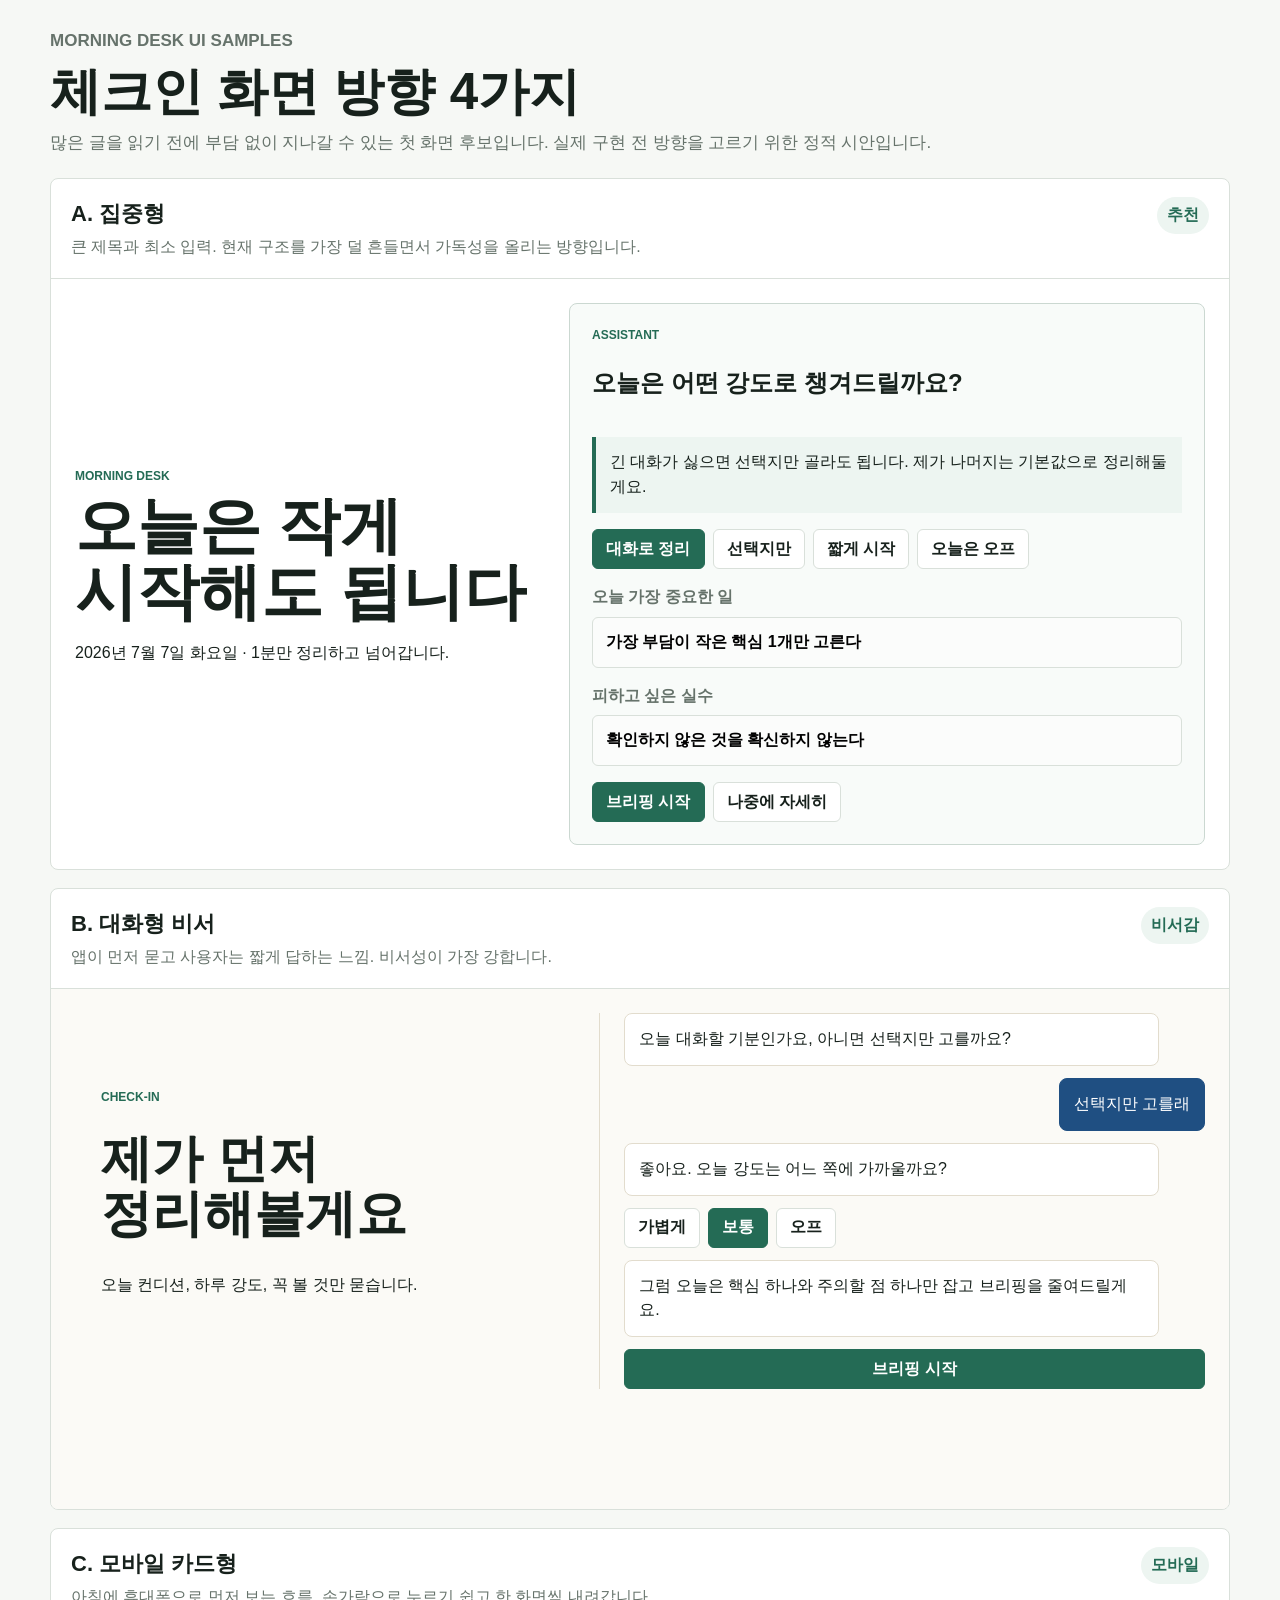
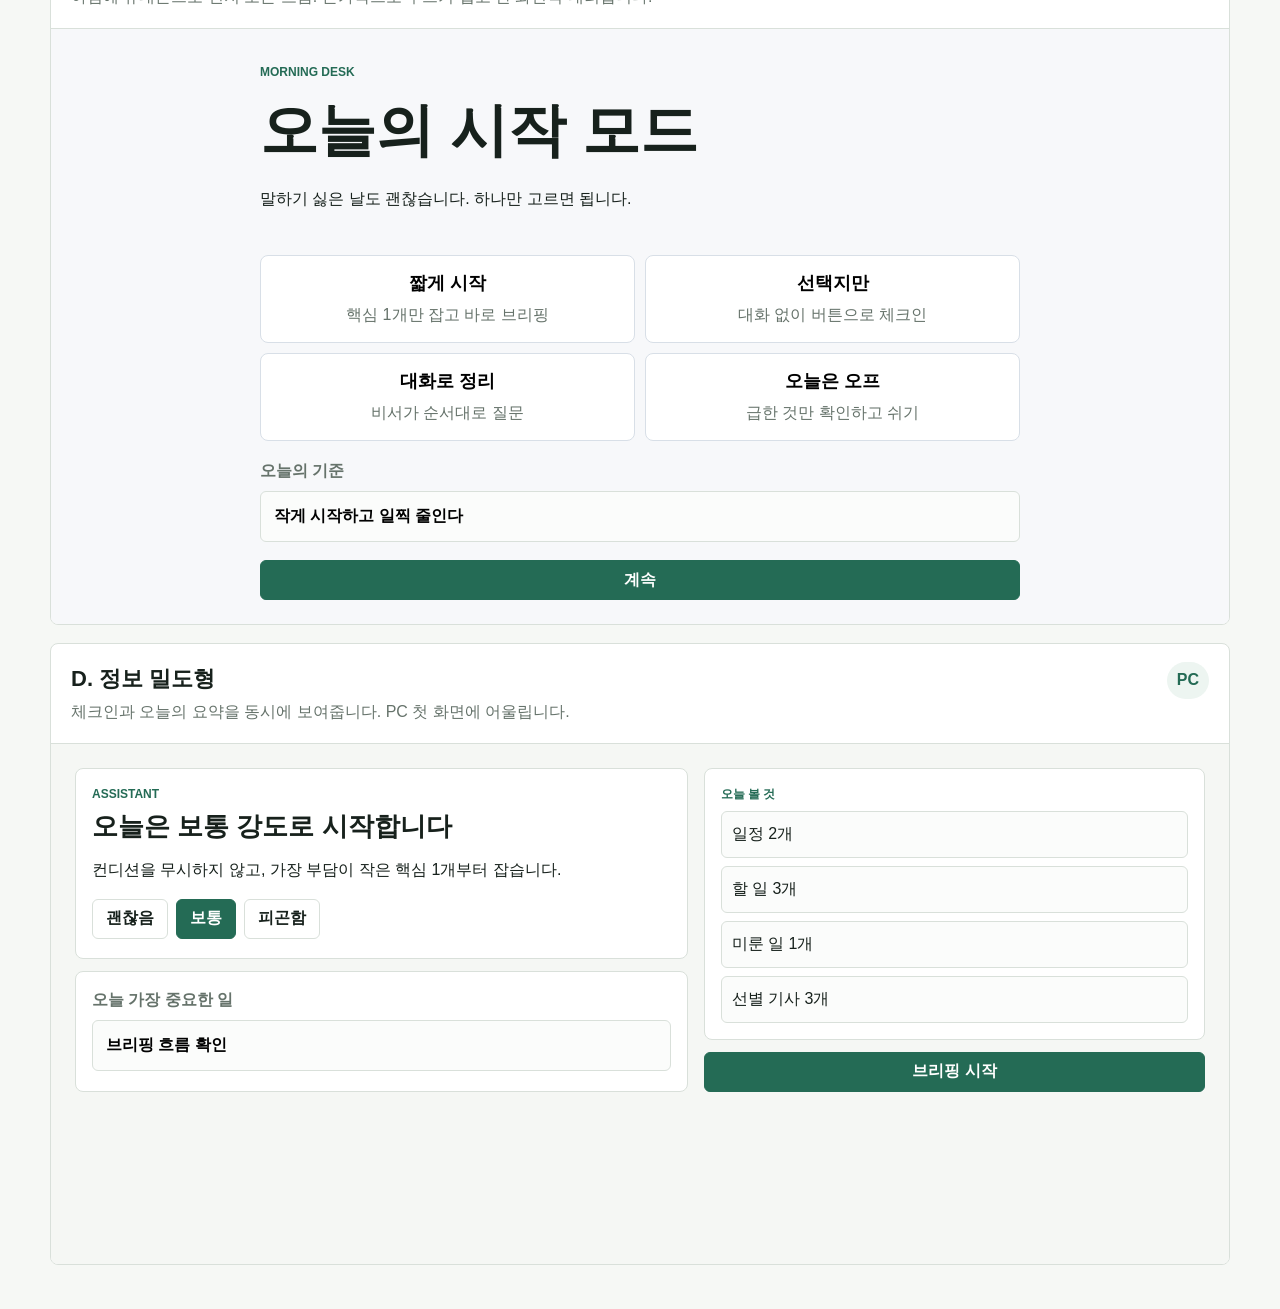
<file: checkin-samples.html>
<!doctype html>
<html lang="ko">
  <head>
    <meta charset="utf-8">
    <meta name="viewport" content="width=device-width, initial-scale=1">
    <title>모닝데스크 체크인 시안</title>
    <style>
      :root {
        --ink: #17211c;
        --muted: #66736b;
        --line: #d9e0da;
        --green: #246b55;
        --blue: #264f82;
        --gold: #9b6a1f;
        --rose: #8f3d52;
        --bg: #f6f8f5;
        --panel: #ffffff;
      }

      * {
        box-sizing: border-box;
      }

      body {
        margin: 0;
        background: var(--bg);
        color: var(--ink);
        font-family: "Segoe UI", "Malgun Gothic", Arial, sans-serif;
        line-height: 1.55;
      }

      button,
      input {
        font: inherit;
      }

      .page {
        width: min(1180px, calc(100% - 28px));
        margin: 0 auto;
        padding: 28px 0 44px;
      }

      .intro {
        display: grid;
        gap: 10px;
        margin-bottom: 22px;
      }

      .intro h1 {
        margin: 0;
        font-size: clamp(30px, 4vw, 54px);
        line-height: 1.08;
        letter-spacing: 0;
        word-break: keep-all;
      }

      .intro p {
        margin: 0;
        color: var(--muted);
        font-size: 17px;
      }

      .samples {
        display: grid;
        gap: 18px;
      }

      .sample {
        border: 1px solid var(--line);
        border-radius: 8px;
        background: var(--panel);
        overflow: hidden;
      }

      .sample-header {
        display: flex;
        justify-content: space-between;
        gap: 14px;
        padding: 18px 20px;
        border-bottom: 1px solid var(--line);
      }

      .sample-header h2 {
        margin: 0;
        font-size: 22px;
      }

      .sample-header p {
        margin: 4px 0 0;
        color: var(--muted);
      }

      .tag {
        align-self: start;
        border-radius: 999px;
        padding: 6px 10px;
        background: #edf5f1;
        color: var(--green);
        font-weight: 800;
        white-space: nowrap;
      }

      .mock {
        min-height: 520px;
        padding: 24px;
      }

      .eyebrow {
        margin: 0 0 8px;
        color: var(--green);
        font-size: 12px;
        font-weight: 800;
        letter-spacing: 0;
        text-transform: uppercase;
      }

      .btns,
      .chips,
      .actions {
        display: flex;
        flex-wrap: wrap;
        gap: 8px;
      }

      .btn,
      .chip {
        min-height: 40px;
        border: 1px solid var(--line);
        border-radius: 6px;
        padding: 0 13px;
        background: #fff;
        color: var(--ink);
        font-weight: 800;
      }

      .btn.primary,
      .chip.active {
        border-color: var(--green);
        background: var(--green);
        color: #fff;
      }

      .field {
        display: grid;
        gap: 7px;
        color: var(--muted);
        font-weight: 800;
      }

      .field input {
        width: 100%;
        border: 1px solid var(--line);
        border-radius: 6px;
        padding: 12px 13px;
        background: #fbfcfb;
      }

      .focus-layout {
        display: grid;
        grid-template-columns: minmax(280px, 0.85fr) minmax(320px, 1.15fr);
        gap: 24px;
        align-items: center;
      }

      .focus-title h3 {
        margin: 0;
        max-width: 500px;
        font-size: clamp(34px, 5vw, 62px);
        line-height: 1.06;
        word-break: keep-all;
      }

      .focus-card {
        display: grid;
        gap: 16px;
        padding: 22px;
        border: 1px solid #cbd8d1;
        border-radius: 8px;
        background: #f8fbf9;
      }

      .assistant-line {
        margin: 0;
        padding: 13px 14px;
        border-left: 4px solid var(--green);
        background: #edf5f1;
      }

      .conversation {
        background: #fbfaf6;
      }

      .conversation-grid {
        display: grid;
        grid-template-columns: minmax(280px, 0.95fr) minmax(320px, 1.05fr);
        gap: 24px;
      }

      .conversation-side {
        display: grid;
        align-content: center;
        gap: 16px;
        padding: 26px;
        border-right: 1px solid #e2dccd;
      }

      .conversation-side h3 {
        margin: 0;
        font-size: clamp(32px, 4vw, 54px);
        line-height: 1.08;
        word-break: keep-all;
      }

      .dialogue {
        display: grid;
        gap: 12px;
      }

      .bubble {
        max-width: 92%;
        border-radius: 8px;
        padding: 13px 14px;
        background: #ffffff;
        border: 1px solid #e2dccd;
      }

      .bubble.user {
        justify-self: end;
        background: #1f4f82;
        color: #fff;
        border-color: #1f4f82;
      }

      .comfort {
        background: #f7f8fa;
      }

      .comfort-shell {
        display: grid;
        gap: 18px;
        max-width: 760px;
        margin: 0 auto;
      }

      .comfort-hero {
        display: grid;
        gap: 10px;
        padding: 10px 0;
      }

      .comfort-hero h3 {
        margin: 0;
        font-size: clamp(32px, 6vw, 58px);
        line-height: 1.05;
        word-break: keep-all;
      }

      .option-grid {
        display: grid;
        grid-template-columns: repeat(2, minmax(0, 1fr));
        gap: 10px;
      }

      .option {
        display: grid;
        gap: 4px;
        min-height: 88px;
        border: 1px solid #d8dfe7;
        border-radius: 8px;
        padding: 14px;
        background: #fff;
      }

      .option strong {
        font-size: 18px;
      }

      .option span {
        color: var(--muted);
      }

      .dense {
        background: #f5f7f4;
      }

      .dense-grid {
        display: grid;
        grid-template-columns: 1.1fr 0.9fr;
        gap: 16px;
      }

      .dense-main,
      .dense-rail {
        display: grid;
        gap: 12px;
      }

      .dense-card {
        border: 1px solid var(--line);
        border-radius: 8px;
        padding: 16px;
        background: #fff;
      }

      .dense-card h3 {
        margin: 0 0 8px;
        font-size: 26px;
        line-height: 1.18;
      }

      .mini-list {
        display: grid;
        gap: 8px;
        margin: 0;
        padding: 0;
        list-style: none;
      }

      .mini-list li {
        border: 1px solid var(--line);
        border-radius: 6px;
        padding: 10px;
        background: #fbfcfb;
      }

      @media (max-width: 760px) {
        .sample-header,
        .focus-layout,
        .conversation-grid,
        .dense-grid {
          grid-template-columns: 1fr;
        }

        .sample-header {
          display: grid;
        }

        .conversation-side {
          border-right: 0;
          border-bottom: 1px solid #e2dccd;
        }

        .option-grid {
          grid-template-columns: 1fr;
        }

        .mock {
          padding: 16px;
        }
      }
    </style>
  </head>
  <body>
    <main class="page">
      <section class="intro">
        <p class="eyebrow">Morning Desk UI Samples</p>
        <h1>체크인 화면 방향 4가지</h1>
        <p>많은 글을 읽기 전에 부담 없이 지나갈 수 있는 첫 화면 후보입니다. 실제 구현 전 방향을 고르기 위한 정적 시안입니다.</p>
      </section>

      <div class="samples">
        <article class="sample">
          <header class="sample-header">
            <div>
              <h2>A. 집중형</h2>
              <p>큰 제목과 최소 입력. 현재 구조를 가장 덜 흔들면서 가독성을 올리는 방향입니다.</p>
            </div>
            <span class="tag">추천</span>
          </header>
          <section class="mock focus-layout">
            <div class="focus-title">
              <p class="eyebrow">Morning Desk</p>
              <h3>오늘은 작게 시작해도 됩니다</h3>
              <p>2026년 7월 7일 화요일 · 1분만 정리하고 넘어갑니다.</p>
            </div>
            <div class="focus-card">
              <div>
                <p class="eyebrow">Assistant</p>
                <h2>오늘은 어떤 강도로 챙겨드릴까요?</h2>
              </div>
              <p class="assistant-line">긴 대화가 싫으면 선택지만 골라도 됩니다. 제가 나머지는 기본값으로 정리해둘게요.</p>
              <div class="chips">
                <button class="chip active">대화로 정리</button>
                <button class="chip">선택지만</button>
                <button class="chip">짧게 시작</button>
                <button class="chip">오늘은 오프</button>
              </div>
              <label class="field">오늘 가장 중요한 일<input value="가장 부담이 작은 핵심 1개만 고른다"></label>
              <label class="field">피하고 싶은 실수<input value="확인하지 않은 것을 확신하지 않는다"></label>
              <div class="actions">
                <button class="btn primary">브리핑 시작</button>
                <button class="btn">나중에 자세히</button>
              </div>
            </div>
          </section>
        </article>

        <article class="sample">
          <header class="sample-header">
            <div>
              <h2>B. 대화형 비서</h2>
              <p>앱이 먼저 묻고 사용자는 짧게 답하는 느낌. 비서성이 가장 강합니다.</p>
            </div>
            <span class="tag">비서감</span>
          </header>
          <section class="mock conversation">
            <div class="conversation-grid">
              <div class="conversation-side">
                <p class="eyebrow">Check-in</p>
                <h3>제가 먼저 정리해볼게요</h3>
                <p>오늘 컨디션, 하루 강도, 꼭 볼 것만 묻습니다.</p>
              </div>
              <div class="dialogue">
                <div class="bubble">오늘 대화할 기분인가요, 아니면 선택지만 고를까요?</div>
                <div class="bubble user">선택지만 고를래</div>
                <div class="bubble">좋아요. 오늘 강도는 어느 쪽에 가까울까요?</div>
                <div class="btns">
                  <button class="btn">가볍게</button>
                  <button class="btn primary">보통</button>
                  <button class="btn">오프</button>
                </div>
                <div class="bubble">그럼 오늘은 핵심 하나와 주의할 점 하나만 잡고 브리핑을 줄여드릴게요.</div>
                <button class="btn primary">브리핑 시작</button>
              </div>
            </div>
          </section>
        </article>

        <article class="sample">
          <header class="sample-header">
            <div>
              <h2>C. 모바일 카드형</h2>
              <p>아침에 휴대폰으로 먼저 보는 흐름. 손가락으로 누르기 쉽고 한 화면씩 내려갑니다.</p>
            </div>
            <span class="tag">모바일</span>
          </header>
          <section class="mock comfort">
            <div class="comfort-shell">
              <div class="comfort-hero">
                <p class="eyebrow">Morning Desk</p>
                <h3>오늘의 시작 모드</h3>
                <p>말하기 싫은 날도 괜찮습니다. 하나만 고르면 됩니다.</p>
              </div>
              <div class="option-grid">
                <button class="option"><strong>짧게 시작</strong><span>핵심 1개만 잡고 바로 브리핑</span></button>
                <button class="option"><strong>선택지만</strong><span>대화 없이 버튼으로 체크인</span></button>
                <button class="option"><strong>대화로 정리</strong><span>비서가 순서대로 질문</span></button>
                <button class="option"><strong>오늘은 오프</strong><span>급한 것만 확인하고 쉬기</span></button>
              </div>
              <label class="field">오늘의 기준<input value="작게 시작하고 일찍 줄인다"></label>
              <button class="btn primary">계속</button>
            </div>
          </section>
        </article>

        <article class="sample">
          <header class="sample-header">
            <div>
              <h2>D. 정보 밀도형</h2>
              <p>체크인과 오늘의 요약을 동시에 보여줍니다. PC 첫 화면에 어울립니다.</p>
            </div>
            <span class="tag">PC</span>
          </header>
          <section class="mock dense">
            <div class="dense-grid">
              <div class="dense-main">
                <div class="dense-card">
                  <p class="eyebrow">Assistant</p>
                  <h3>오늘은 보통 강도로 시작합니다</h3>
                  <p>컨디션을 무시하지 않고, 가장 부담이 작은 핵심 1개부터 잡습니다.</p>
                  <div class="chips">
                    <button class="chip">괜찮음</button>
                    <button class="chip active">보통</button>
                    <button class="chip">피곤함</button>
                  </div>
                </div>
                <div class="dense-card">
                  <label class="field">오늘 가장 중요한 일<input value="브리핑 흐름 확인"></label>
                </div>
              </div>
              <div class="dense-rail">
                <div class="dense-card">
                  <p class="eyebrow">오늘 볼 것</p>
                  <ul class="mini-list">
                    <li>일정 2개</li>
                    <li>할 일 3개</li>
                    <li>미룬 일 1개</li>
                    <li>선별 기사 3개</li>
                  </ul>
                </div>
                <button class="btn primary">브리핑 시작</button>
              </div>
            </div>
          </section>
        </article>
      </div>
    </main>
  </body>
</html>
</file>
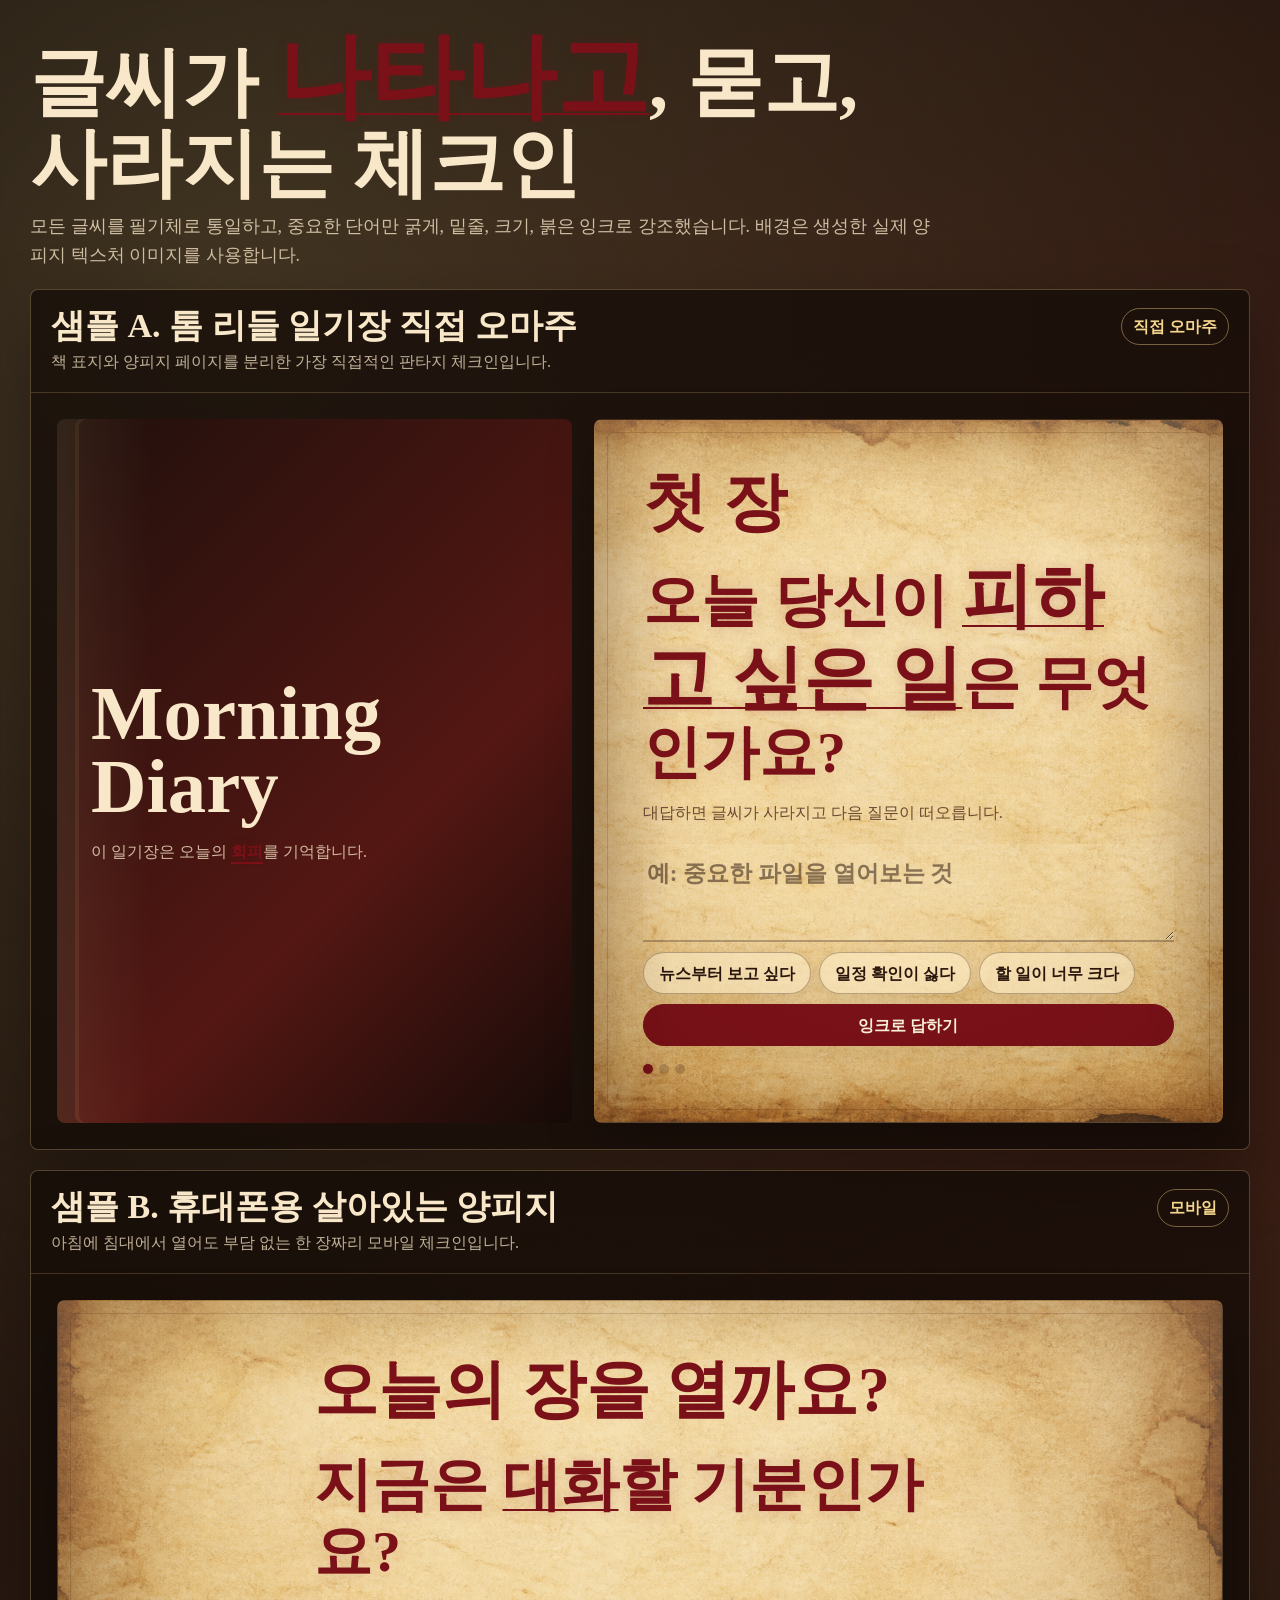
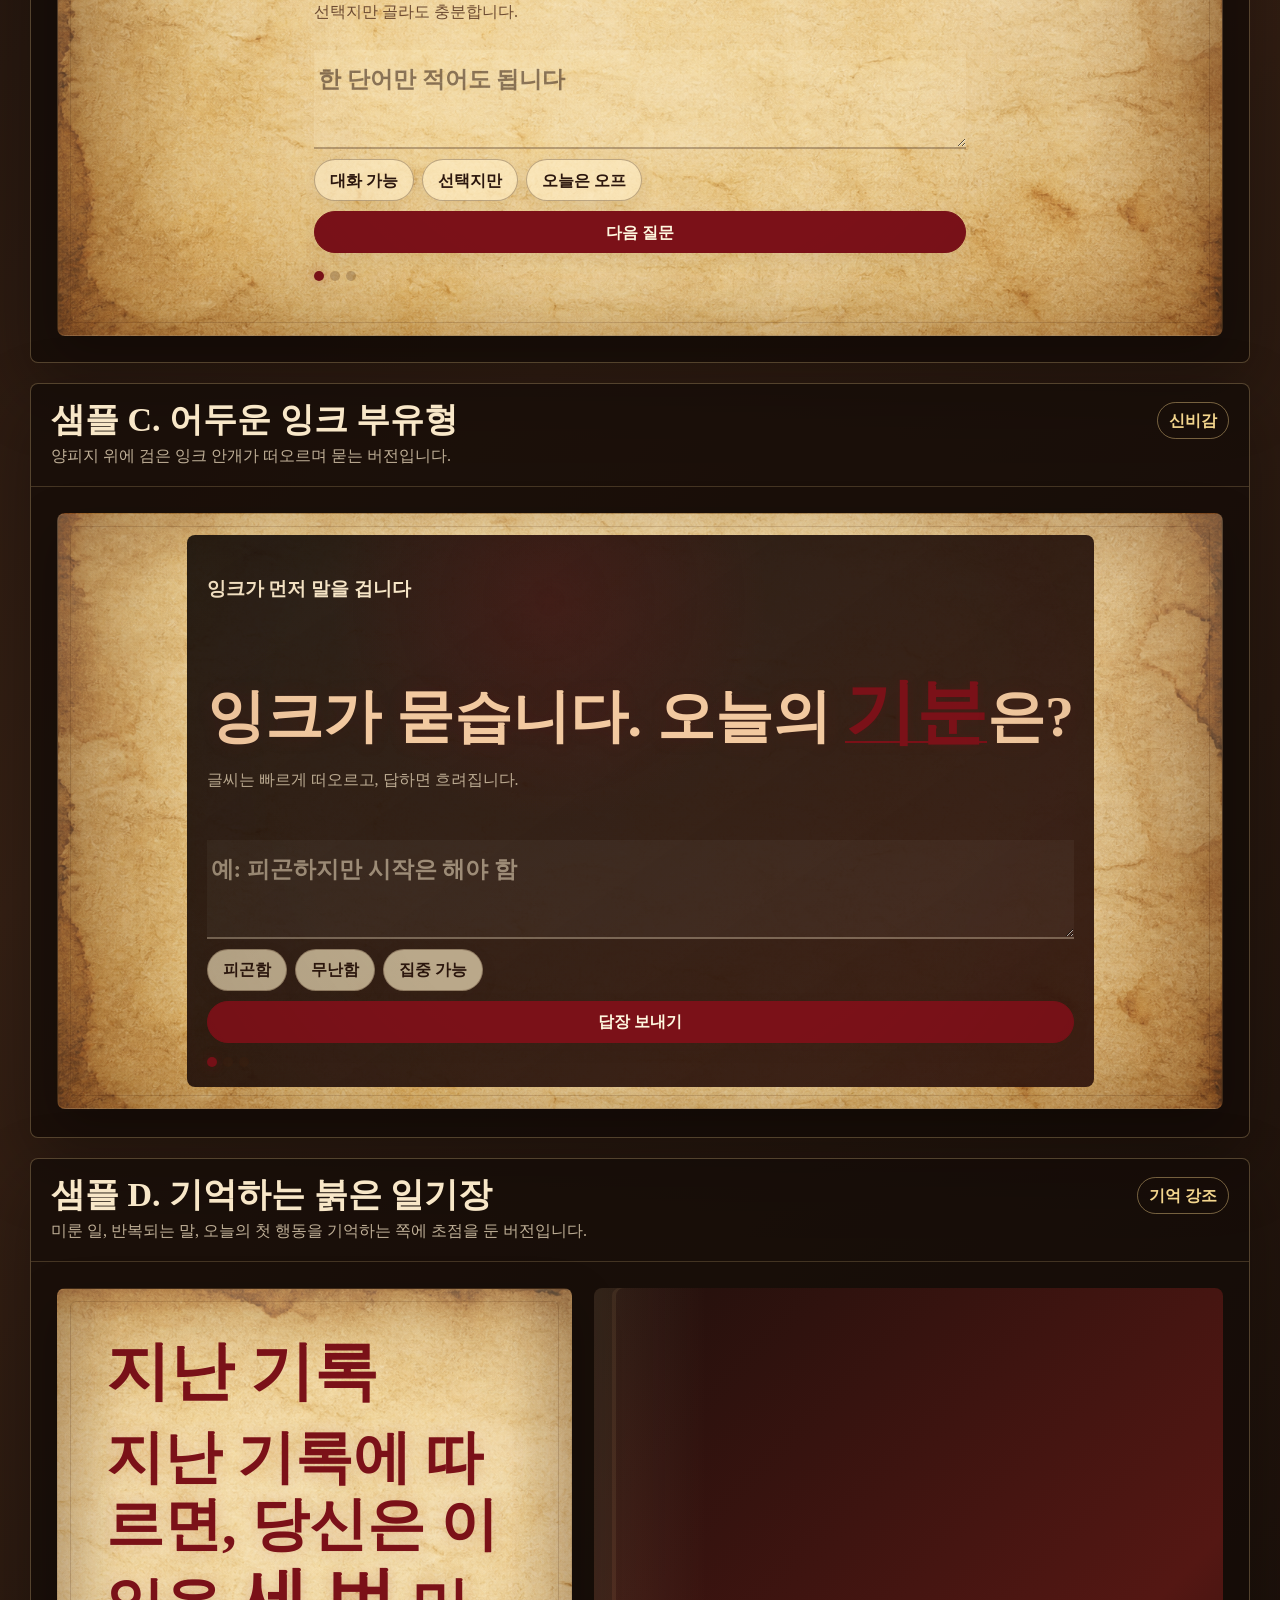
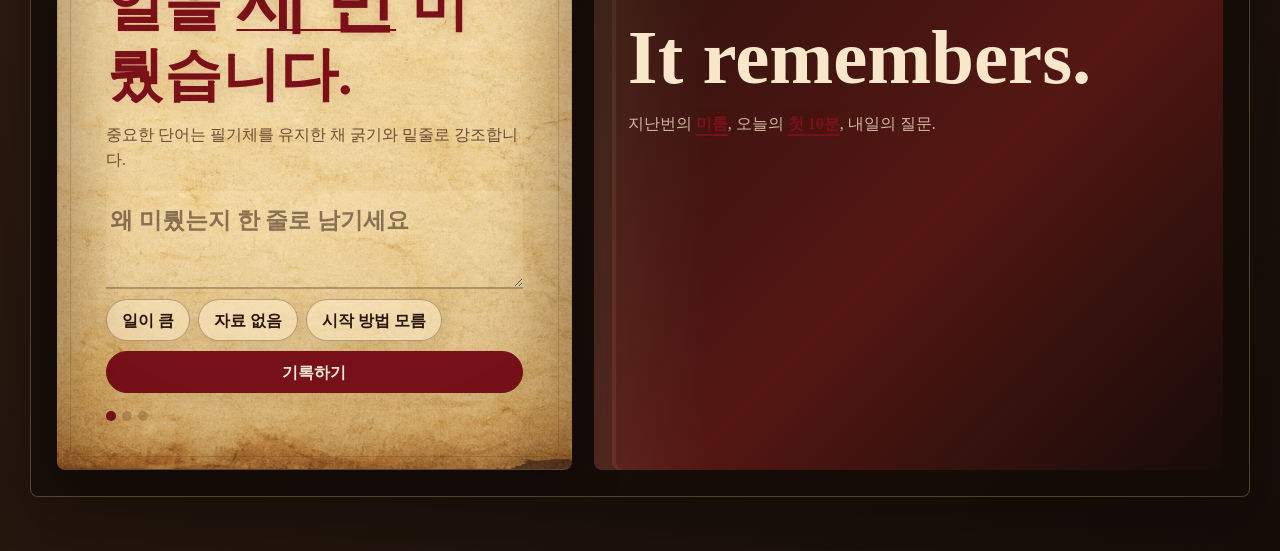
<file: diary-interactive-samples.html>
<!doctype html>
<html lang="ko">
  <head>
    <meta charset="utf-8">
    <meta name="viewport" content="width=device-width, initial-scale=1">
    <title>모닝데스크 응답하는 일기장 샘플</title>
    <style>
      :root {
        color-scheme: light;
        --ink: #2b160d;
        --ink-soft: #6d4b32;
        --blood: #7b1118;
        --blood-soft: #a53733;
        --gold: #8c6428;
        --paper-edge: rgba(68, 34, 13, 0.34);
        --dark: #140d09;
        --glow: rgba(255, 224, 160, 0.42);
      }

      * {
        box-sizing: border-box;
      }

      html {
        min-height: 100%;
        background: #1d120c;
      }

      body {
        min-height: 100vh;
        margin: 0;
        color: var(--ink);
        font-family: "Segoe Script", "Bradley Hand ITC", "Comic Sans MS", "Malgun Gothic", cursive;
        letter-spacing: 0;
        background:
          radial-gradient(circle at 18% 8%, rgba(255, 221, 140, 0.18), transparent 34%),
          radial-gradient(circle at 88% 20%, rgba(123, 17, 24, 0.16), transparent 30%),
          linear-gradient(135deg, #110b08 0%, #352014 50%, #160d08 100%);
        line-height: 1.58;
      }

      button,
      input,
      textarea {
        font: inherit;
      }

      button {
        cursor: pointer;
      }

      .page {
        width: min(1220px, calc(100% - 28px));
        margin: 0 auto;
        padding: 30px 0 54px;
      }

      .intro {
        display: grid;
        gap: 10px;
        margin-bottom: 20px;
        color: #f8e7c8;
      }

      .intro h1 {
        margin: 0;
        max-width: 980px;
        font-size: clamp(36px, 6vw, 76px);
        font-weight: 900;
        line-height: 1.02;
        word-break: keep-all;
      }

      .intro p {
        margin: 0;
        max-width: 900px;
        color: rgba(248, 231, 200, 0.78);
        font-size: 18px;
      }

      .em {
        color: var(--blood);
        font-weight: 900;
        text-decoration: underline;
        text-decoration-thickness: 2px;
        text-underline-offset: 5px;
        text-shadow: 0 0 12px rgba(123, 17, 24, 0.18);
      }

      .em.big {
        font-size: 1.22em;
      }

      .samples {
        display: grid;
        gap: 20px;
      }

      .sample {
        overflow: hidden;
        border: 1px solid rgba(240, 205, 139, 0.28);
        border-radius: 8px;
        background: rgba(20, 12, 8, 0.74);
        box-shadow: 0 26px 70px rgba(0, 0, 0, 0.32);
      }

      .sample-header {
        display: flex;
        justify-content: space-between;
        gap: 16px;
        padding: 18px 20px;
        border-bottom: 1px solid rgba(240, 205, 139, 0.2);
        color: #f8e7c8;
      }

      .sample-header h2 {
        margin: 0;
        font-size: clamp(24px, 3vw, 34px);
        line-height: 1.08;
      }

      .sample-header p {
        margin: 4px 0 0;
        color: rgba(248, 231, 200, 0.74);
      }

      .tag {
        align-self: start;
        min-height: 34px;
        padding: 5px 11px;
        border: 1px solid rgba(248, 213, 139, 0.42);
        border-radius: 999px;
        color: #f4d68d;
        font-weight: 900;
        white-space: nowrap;
      }

      .mock {
        min-height: 650px;
        padding: 26px;
      }

      .parchment {
        position: relative;
        overflow: hidden;
        border: 1px solid var(--paper-edge);
        border-radius: 8px;
        background:
          linear-gradient(rgba(255, 238, 196, 0.34), rgba(230, 187, 112, 0.18)),
          url("./assets/parchment-diary-bg.png") center / cover no-repeat;
        box-shadow:
          inset 0 0 80px rgba(68, 34, 13, 0.26),
          0 18px 48px rgba(0, 0, 0, 0.26);
      }

      .parchment::before {
        content: "";
        position: absolute;
        inset: 12px;
        pointer-events: none;
        border: 1px solid rgba(78, 41, 18, 0.18);
        border-radius: 6px;
      }

      .parchment::after {
        content: "";
        position: absolute;
        inset: 0;
        pointer-events: none;
        background:
          radial-gradient(circle at 50% 42%, transparent 0 44%, rgba(83, 42, 18, 0.12) 100%),
          linear-gradient(90deg, rgba(73, 35, 15, 0.14), transparent 12%, transparent 88%, rgba(73, 35, 15, 0.13));
        mix-blend-mode: multiply;
      }

      .stage {
        position: relative;
        z-index: 1;
        display: grid;
        min-height: 596px;
      }

      .split {
        grid-template-columns: minmax(280px, 0.9fr) minmax(320px, 1.1fr);
        gap: 22px;
      }

      .centered {
        place-items: center;
      }

      .cover {
        display: grid;
        align-content: center;
        gap: 16px;
        padding: 34px;
        border-radius: 8px;
        color: #f8e7c8;
        background:
          linear-gradient(90deg, rgba(255, 230, 166, 0.08), transparent 18%),
          linear-gradient(135deg, #21100c, #541713 62%, #160b08);
        box-shadow:
          inset 18px 0 0 rgba(0, 0, 0, 0.22),
          inset 22px 0 0 rgba(240, 205, 139, 0.08);
      }

      .cover h3 {
        margin: 0;
        font-size: clamp(42px, 6vw, 78px);
        line-height: 0.95;
        word-break: keep-all;
      }

      .cover p {
        margin: 0;
        color: rgba(248, 231, 200, 0.78);
      }

      .diary {
        display: grid;
        grid-template-rows: auto minmax(150px, 1fr) auto;
        gap: 18px;
        padding: clamp(24px, 4vw, 48px);
      }

      .diary h3,
      .solo h3 {
        margin: 0;
        color: var(--blood);
        font-size: clamp(34px, 5vw, 64px);
        line-height: 1.08;
        word-break: keep-all;
      }

      .question-zone {
        display: grid;
        align-content: center;
        gap: 14px;
        min-height: 190px;
      }

      .question {
        margin: 0;
        color: var(--blood);
        font-size: clamp(30px, 4.8vw, 58px);
        font-weight: 900;
        line-height: 1.16;
        text-shadow: 0 0 18px rgba(123, 17, 24, 0.16);
        opacity: 0;
        filter: blur(8px);
        transform: translateY(8px);
      }

      .question.is-visible {
        animation: inkAppear 1.1s ease forwards;
      }

      .question.is-leaving {
        animation: inkVanish 0.62s ease forwards;
      }

      @keyframes inkAppear {
        0% { opacity: 0; filter: blur(9px); transform: translateY(8px) scale(0.98); }
        55% { opacity: 0.72; filter: blur(2px); }
        100% { opacity: 1; filter: blur(0); transform: translateY(0) scale(1); }
      }

      @keyframes inkVanish {
        0% { opacity: 1; filter: blur(0); }
        100% { opacity: 0; filter: blur(8px); transform: translateY(-6px); }
      }

      .answer-area {
        display: grid;
        gap: 10px;
      }

      .text-answer {
        width: 100%;
        min-height: 62px;
        border: 0;
        border-bottom: 2px solid rgba(58, 29, 13, 0.32);
        border-radius: 0;
        padding: 12px 4px;
        color: var(--ink);
        background: rgba(255, 241, 204, 0.16);
        outline: 0;
        font-size: 23px;
        font-weight: 800;
        resize: vertical;
      }

      .text-answer::placeholder {
        color: rgba(43, 22, 13, 0.52);
      }

      .choices {
        display: flex;
        flex-wrap: wrap;
        gap: 8px;
      }

      .choice,
      .next,
      .restart {
        min-height: 42px;
        border: 1px solid rgba(56, 29, 14, 0.32);
        border-radius: 999px;
        padding: 0 15px;
        color: var(--ink);
        background: rgba(255, 239, 199, 0.66);
        font-weight: 900;
        box-shadow: 0 6px 18px rgba(56, 29, 14, 0.08);
      }

      .choice:hover,
      .next:hover,
      .restart:hover {
        border-color: var(--blood);
        color: var(--blood);
      }

      .choice.is-selected,
      .next {
        border-color: var(--blood);
        background: var(--blood);
        color: #fff7df;
      }

      .answer-log {
        display: grid;
        gap: 8px;
        margin: 0;
        padding: 0;
        list-style: none;
      }

      .answer-log li {
        padding: 10px 12px;
        border-left: 3px solid rgba(123, 17, 24, 0.52);
        color: var(--ink-soft);
        background: rgba(255, 242, 207, 0.32);
      }

      .done-card {
        display: none;
        gap: 14px;
        align-content: center;
        min-height: 360px;
        padding: 24px;
        border: 1px solid rgba(123, 17, 24, 0.2);
        border-radius: 8px;
        background: rgba(255, 241, 204, 0.34);
      }

      .done-card.is-visible {
        display: grid;
        animation: inkAppear 0.9s ease forwards;
      }

      .done-card h4 {
        margin: 0;
        color: var(--blood);
        font-size: clamp(30px, 4vw, 48px);
        line-height: 1.1;
      }

      .progress {
        display: flex;
        gap: 6px;
      }

      .dot {
        width: 10px;
        height: 10px;
        border-radius: 50%;
        background: rgba(71, 37, 16, 0.24);
      }

      .dot.is-active {
        background: var(--blood);
        box-shadow: 0 0 12px rgba(123, 17, 24, 0.34);
      }

      .solo {
        width: min(760px, 100%);
        display: grid;
        gap: 18px;
        padding: clamp(24px, 5vw, 54px);
      }

      .floating {
        display: grid;
        gap: 14px;
        padding: 20px;
        border-radius: 8px;
        color: #f8e7c8;
        background:
          radial-gradient(circle at 40% 12%, rgba(123, 17, 24, 0.22), transparent 30%),
          linear-gradient(145deg, rgba(20, 12, 8, 0.9), rgba(53, 24, 15, 0.94));
      }

      .floating .question {
        color: #f2c9a0;
      }

      .floating .text-answer {
        color: #f8e7c8;
        border-color: rgba(248, 231, 200, 0.32);
        background: rgba(255, 255, 255, 0.04);
      }

      .floating .text-answer::placeholder {
        color: rgba(248, 231, 200, 0.52);
      }

      .hint {
        margin: 0;
        color: var(--ink-soft);
        font-size: 16px;
      }

      .floating .hint {
        color: rgba(248, 231, 200, 0.7);
      }

      @media (max-width: 840px) {
        .sample-header,
        .split {
          display: grid;
          grid-template-columns: 1fr;
        }

        .mock {
          min-height: auto;
          padding: 14px;
        }

        .stage {
          min-height: auto;
        }

        .cover,
        .diary {
          padding: 22px;
        }

        .question-zone {
          min-height: 160px;
        }
      }
    </style>
  </head>
  <body>
    <main class="page">
      <section class="intro">
        <h1>글씨가 <span class="em big">나타나고</span>, 묻고, 사라지는 체크인</h1>
        <p>모든 글씨를 필기체로 통일하고, 중요한 단어만 굵게, 밑줄, 크기, 붉은 잉크로 강조했습니다. 배경은 생성한 실제 양피지 텍스처 이미지를 사용합니다.</p>
      </section>

      <div class="samples">
        <article class="sample">
          <header class="sample-header">
            <div>
              <h2>샘플 A. 톰 리들 일기장 직접 오마주</h2>
              <p>책 표지와 양피지 페이지를 분리한 가장 직접적인 판타지 체크인입니다.</p>
            </div>
            <span class="tag">직접 오마주</span>
          </header>
          <section class="mock">
            <div class="stage split">
              <div class="cover">
                <h3>Morning Diary</h3>
                <p>이 일기장은 오늘의 <span class="em">회피</span>를 기억합니다.</p>
              </div>
              <div class="parchment diary" data-diary="riddle">
                <h3>첫 장</h3>
                <div class="question-zone">
                  <p class="question"></p>
                  <p class="hint">대답하면 글씨가 사라지고 다음 질문이 떠오릅니다.</p>
                </div>
                <div class="answer-area">
                  <textarea class="text-answer" rows="2" placeholder="여기에 한 줄을 남기세요"></textarea>
                  <div class="choices"></div>
                  <button class="next" type="button">잉크로 답하기</button>
                </div>
                <div class="done-card">
                  <h4>다음 페이지로 넘어갑니다.</h4>
                  <ul class="answer-log"></ul>
                  <button class="restart" type="button">다시 열기</button>
                </div>
                <div class="progress"></div>
              </div>
            </div>
          </section>
        </article>

        <article class="sample">
          <header class="sample-header">
            <div>
              <h2>샘플 B. 휴대폰용 살아있는 양피지</h2>
              <p>아침에 침대에서 열어도 부담 없는 한 장짜리 모바일 체크인입니다.</p>
            </div>
            <span class="tag">모바일</span>
          </header>
          <section class="mock">
            <div class="parchment stage centered">
              <div class="solo" data-diary="mobile">
                <h3>오늘의 장을 열까요?</h3>
                <div class="question-zone">
                  <p class="question"></p>
                  <p class="hint">선택지만 골라도 충분합니다.</p>
                </div>
                <div class="answer-area">
                  <textarea class="text-answer" rows="2" placeholder="짧게 적거나 아래에서 고르세요"></textarea>
                  <div class="choices"></div>
                  <button class="next" type="button">다음 질문</button>
                </div>
                <div class="done-card">
                  <h4><span class="em">브리핑</span>으로 넘어갈 준비가 끝났습니다.</h4>
                  <ul class="answer-log"></ul>
                  <button class="restart" type="button">다시 열기</button>
                </div>
                <div class="progress"></div>
              </div>
            </div>
          </section>
        </article>

        <article class="sample">
          <header class="sample-header">
            <div>
              <h2>샘플 C. 어두운 잉크 부유형</h2>
              <p>양피지 위에 검은 잉크 안개가 떠오르며 묻는 버전입니다.</p>
            </div>
            <span class="tag">신비감</span>
          </header>
          <section class="mock">
            <div class="parchment stage centered">
              <div class="floating" data-diary="dark">
                <h3>잉크가 먼저 말을 겁니다</h3>
                <div class="question-zone">
                  <p class="question"></p>
                  <p class="hint">글씨는 빠르게 떠오르고, 답하면 흐려집니다.</p>
                </div>
                <div class="answer-area">
                  <textarea class="text-answer" rows="2" placeholder="오늘의 상태를 남기세요"></textarea>
                  <div class="choices"></div>
                  <button class="next" type="button">답장 보내기</button>
                </div>
                <div class="done-card">
                  <h4>잉크가 오늘의 방향을 정리했습니다.</h4>
                  <ul class="answer-log"></ul>
                  <button class="restart" type="button">다시 열기</button>
                </div>
                <div class="progress"></div>
              </div>
            </div>
          </section>
        </article>

        <article class="sample">
          <header class="sample-header">
            <div>
              <h2>샘플 D. 기억하는 붉은 일기장</h2>
              <p>미룬 일, 반복되는 말, 오늘의 첫 행동을 기억하는 쪽에 초점을 둔 버전입니다.</p>
            </div>
            <span class="tag">기억 강조</span>
          </header>
          <section class="mock">
            <div class="stage split">
              <div class="parchment diary" data-diary="memory">
                <h3>지난 기록</h3>
                <div class="question-zone">
                  <p class="question"></p>
                  <p class="hint">중요한 단어는 필기체를 유지한 채 굵기와 밑줄로 강조합니다.</p>
                </div>
                <div class="answer-area">
                  <textarea class="text-answer" rows="2" placeholder="오늘 바꿀 첫 행동"></textarea>
                  <div class="choices"></div>
                  <button class="next" type="button">기록하기</button>
                </div>
                <div class="done-card">
                  <h4>오늘은 <span class="em">완료</span>가 아니라 <span class="em">시작</span>을 기록합니다.</h4>
                  <ul class="answer-log"></ul>
                  <button class="restart" type="button">다시 열기</button>
                </div>
                <div class="progress"></div>
              </div>
              <div class="cover">
                <h3>It remembers.</h3>
                <p>지난번의 <span class="em">미룸</span>, 오늘의 <span class="em">첫 10분</span>, 내일의 질문.</p>
              </div>
            </div>
          </section>
        </article>
      </div>
    </main>

    <script>
      const flows = {
        riddle: [
          {
            q: '오늘 당신이 <span class="em big">피하고 싶은 일</span>은 무엇인가요?',
            placeholder: '예: 중요한 파일을 열어보는 것',
            choices: ['뉴스부터 보고 싶다', '일정 확인이 싫다', '할 일이 너무 크다']
          },
          {
            q: '그 일을 <span class="em">끝내지 말고</span>, 첫 10분만 연다면 무엇을 열까요?',
            placeholder: '예: 폴더만 연다, 자료 제목만 본다',
            choices: ['파일만 열기', '목록만 보기', '10분 타이머']
          },
          {
            q: '오늘의 문장은 <span class="em big">압박</span>이 아니라 무엇이어야 하나요?',
            placeholder: '예: 작게 시작하고 빨리 줄인다',
            choices: ['작게 시작', '확인 먼저', '쉬어도 됨']
          }
        ],
        mobile: [
          {
            q: '지금은 <span class="em">대화</span>할 기분인가요?',
            placeholder: '한 단어만 적어도 됩니다',
            choices: ['대화 가능', '선택지만', '오늘은 오프']
          },
          {
            q: '오늘의 강도는 어느 정도가 좋을까요?',
            placeholder: '예: 아주 가볍게',
            choices: ['가볍게', '보통', '급한 것만']
          },
          {
            q: '브리핑에서 가장 먼저 볼 것은 무엇인가요?',
            placeholder: '예: 날씨와 일정',
            choices: ['날씨', '일정', '뉴스', '미룬 일']
          }
        ],
        dark: [
          {
            q: '잉크가 묻습니다. 오늘의 <span class="em big">기분</span>은?',
            placeholder: '예: 피곤하지만 시작은 해야 함',
            choices: ['피곤함', '무난함', '집중 가능']
          },
          {
            q: '그 기분을 무시하지 않는다면, 무엇을 줄일까요?',
            placeholder: '예: 뉴스 개수 줄이기',
            choices: ['뉴스 줄이기', '할 일 줄이기', '질문 줄이기']
          },
          {
            q: '그래도 남겨야 할 <span class="em">핵심</span>은?',
            placeholder: '예: 오늘 일정 하나 확인',
            choices: ['일정 하나', '업무 하나', '회복 우선']
          }
        ],
        memory: [
          {
            q: '지난 기록에 따르면, 당신은 이 일을 <span class="em big">세 번</span> 미뤘습니다.',
            placeholder: '왜 미뤘는지 한 줄로 남기세요',
            choices: ['일이 큼', '자료 없음', '시작 방법 모름']
          },
          {
            q: '오늘은 이유보다 <span class="em">첫 행동</span>을 기록합니다.',
            placeholder: '예: 자료 요청 메시지만 작성',
            choices: ['10분으로 쪼개기', '자료 요청', '보류함']
          },
          {
            q: '내일의 일기장이 당신에게 무엇을 물어볼까요?',
            placeholder: '예: 어제 열어둔 파일을 이어볼까?',
            choices: ['이어 하기', '확인하기', '다시 줄이기']
          }
        ]
      };

      function textFromHtml(html) {
        const template = document.createElement('template');
        template.innerHTML = html;
        return template.content.textContent || '';
      }

      function setupDiary(root) {
        const key = root.dataset.diary;
        const flow = flows[key] || flows.riddle;
        const question = root.querySelector('.question');
        const input = root.querySelector('.text-answer');
        const choices = root.querySelector('.choices');
        const next = root.querySelector('.next');
        const done = root.querySelector('.done-card');
        const log = root.querySelector('.answer-log');
        const restart = root.querySelector('.restart');
        const progress = root.querySelector('.progress');
        const answers = [];
        let index = 0;
        let selected = '';

        function renderProgress() {
          progress.innerHTML = flow.map((_, dotIndex) =>
            `<span class="dot ${dotIndex === index ? 'is-active' : ''}"></span>`
          ).join('');
        }

        function showQuestion() {
          const step = flow[index];
          selected = '';
          question.classList.remove('is-visible', 'is-leaving');
          void question.offsetWidth;
          question.innerHTML = step.q;
          question.classList.add('is-visible');
          input.value = '';
          input.placeholder = step.placeholder;
          choices.innerHTML = step.choices.map((choice) =>
            `<button class="choice" type="button" data-choice="${choice}">${choice}</button>`
          ).join('');
          renderProgress();
        }

        function finish() {
          root.querySelector('.question-zone').style.display = 'none';
          root.querySelector('.answer-area').style.display = 'none';
          progress.style.display = 'none';
          log.innerHTML = answers.map((item) =>
            `<li><strong>${item.question}</strong><br>${item.answer}</li>`
          ).join('');
          done.classList.add('is-visible');
        }

        choices.addEventListener('click', (event) => {
          const button = event.target.closest('.choice');
          if (!button) return;
          selected = button.dataset.choice;
          choices.querySelectorAll('.choice').forEach((item) => item.classList.remove('is-selected'));
          button.classList.add('is-selected');
          input.value = selected;
        });

        next.addEventListener('click', () => {
          const current = flow[index];
          const answer = input.value.trim() || selected || '대답하지 않고 넘김';
          answers.push({
            question: textFromHtml(current.q),
            answer
          });
          question.classList.remove('is-visible');
          question.classList.add('is-leaving');
          window.setTimeout(() => {
            index += 1;
            if (index >= flow.length) {
              finish();
              return;
            }
            showQuestion();
          }, 520);
        });

        restart.addEventListener('click', () => {
          answers.length = 0;
          index = 0;
          done.classList.remove('is-visible');
          root.querySelector('.question-zone').style.display = '';
          root.querySelector('.answer-area').style.display = '';
          progress.style.display = '';
          showQuestion();
        });

        showQuestion();
      }

      document.querySelectorAll('[data-diary]').forEach(setupDiary);
    </script>
  </body>
</html>
</file>
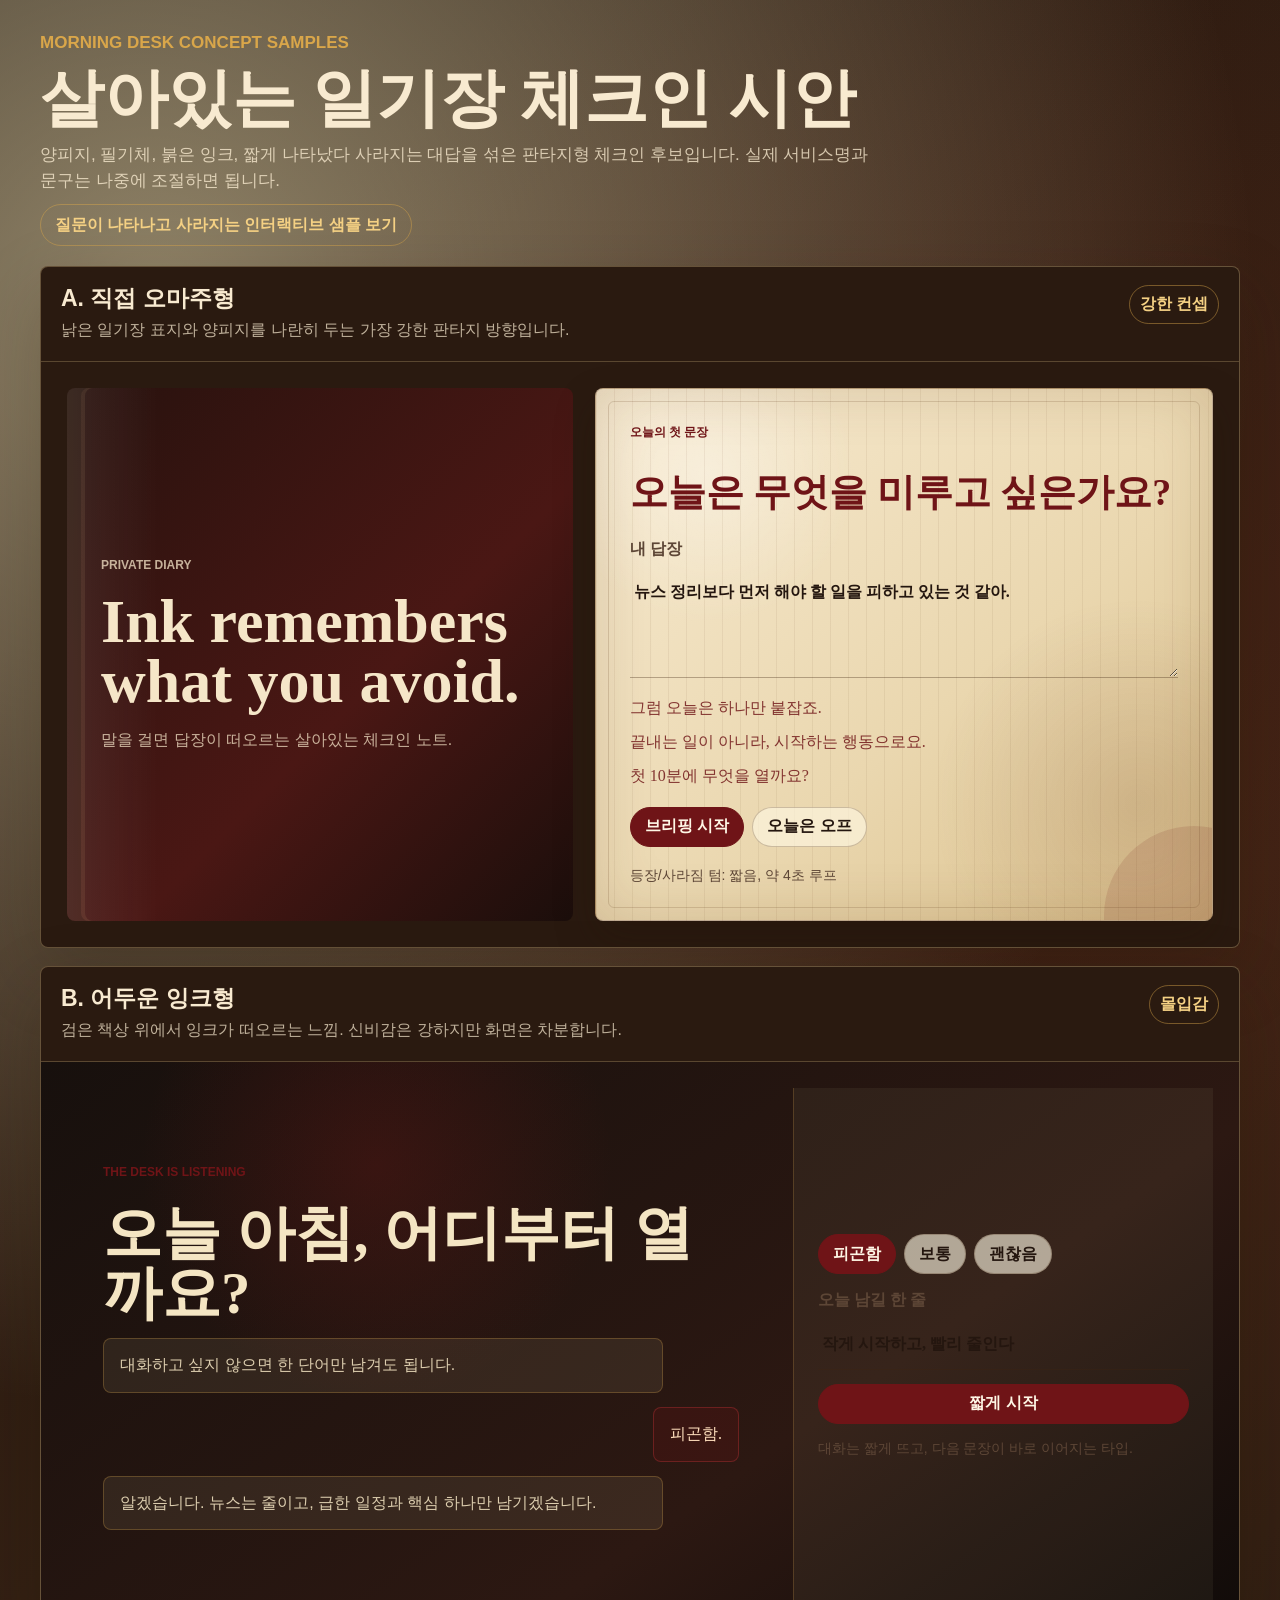
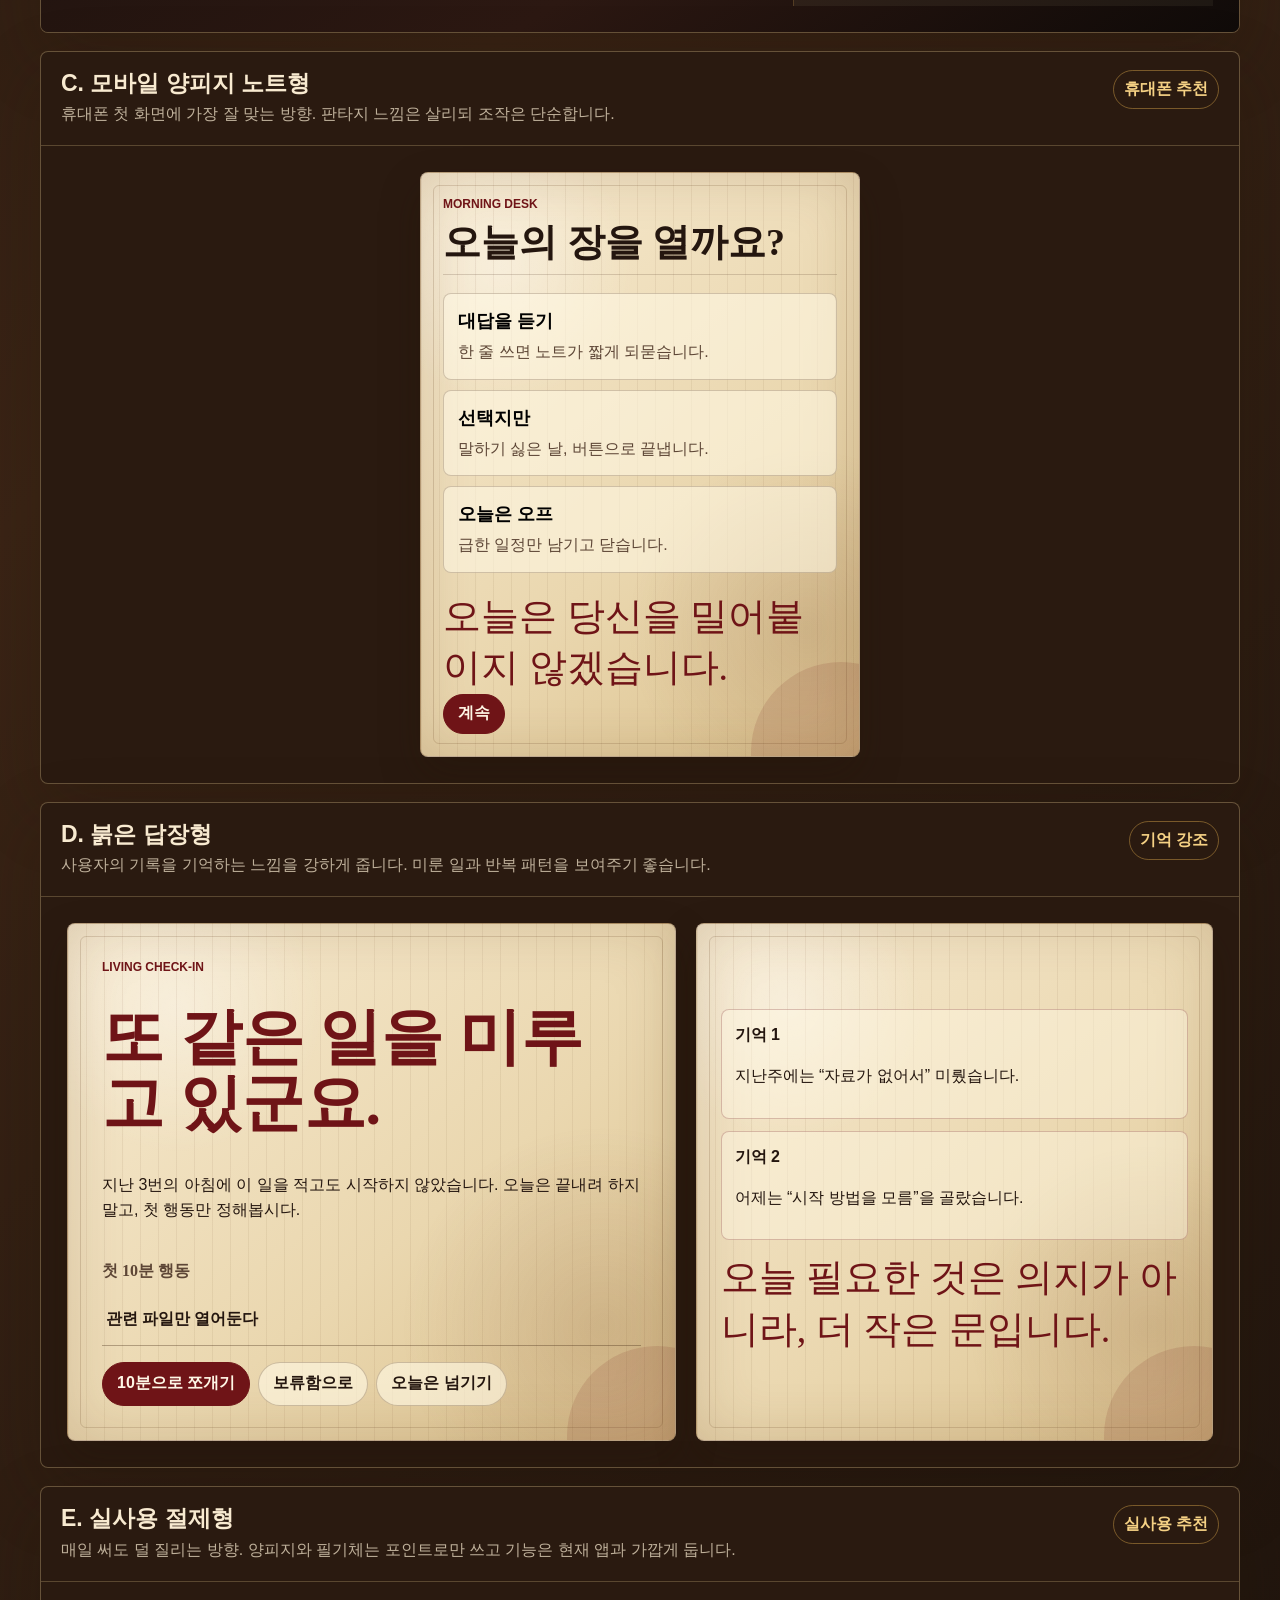
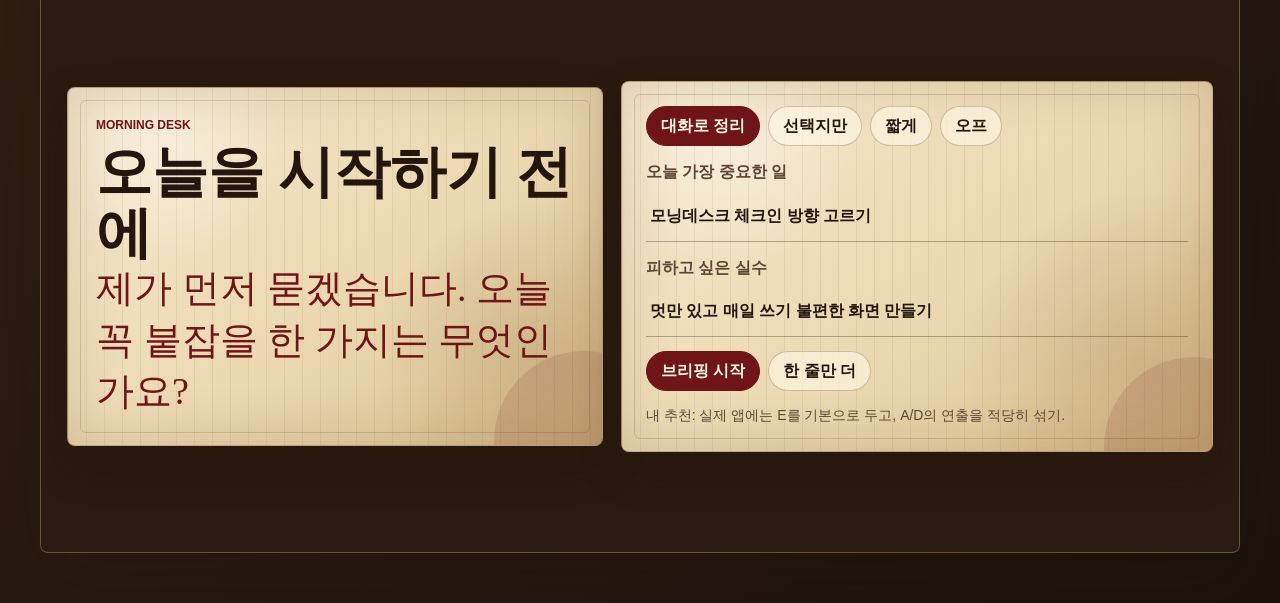
<file: living-diary-samples.html>
<!doctype html>
<html lang="ko">
  <head>
    <meta charset="utf-8">
    <meta name="viewport" content="width=device-width, initial-scale=1">
    <title>모닝데스크 살아있는 일기장 시안</title>
    <style>
      :root {
        color-scheme: light;
        --ink: #24160f;
        --ink-soft: #5d4636;
        --paper: #ead7af;
        --paper-light: #f7ead0;
        --paper-deep: #d7b77c;
        --blood: #6f1417;
        --blood-light: #9d2d2f;
        --gold: #9d7332;
        --green: #1f4a37;
        --night: #17110d;
        --line: rgba(73, 42, 20, 0.24);
        --shadow: 0 26px 70px rgba(35, 20, 8, 0.24);
      }

      * {
        box-sizing: border-box;
      }

      body {
        margin: 0;
        color: var(--ink);
        font-family: "Segoe UI", "Malgun Gothic", Arial, sans-serif;
        background:
          radial-gradient(circle at 12% 8%, rgba(255, 241, 193, 0.5), transparent 30%),
          radial-gradient(circle at 86% 18%, rgba(124, 33, 22, 0.18), transparent 28%),
          linear-gradient(135deg, #1d130d 0%, #3a2415 42%, #1b120c 100%);
        line-height: 1.55;
      }

      button,
      input,
      textarea {
        font: inherit;
      }

      button {
        cursor: pointer;
      }

      .page {
        width: min(1200px, calc(100% - 28px));
        margin: 0 auto;
        padding: 30px 0 50px;
      }

      .intro {
        display: grid;
        gap: 10px;
        margin-bottom: 20px;
        color: #f8ead0;
      }

      .intro h1 {
        margin: 0;
        max-width: 860px;
        font-family: Georgia, "Times New Roman", serif;
        font-size: clamp(34px, 5vw, 64px);
        font-weight: 600;
        line-height: 1.02;
        letter-spacing: 0;
        word-break: keep-all;
      }

      .intro p {
        margin: 0;
        max-width: 840px;
        color: rgba(248, 234, 208, 0.78);
        font-size: 17px;
      }

      .intro-link {
        width: fit-content;
        min-height: 42px;
        display: inline-flex;
        align-items: center;
        padding: 0 14px;
        border: 1px solid rgba(217, 166, 74, 0.45);
        border-radius: 999px;
        color: #f5d184;
        text-decoration: none;
        font-weight: 900;
      }

      .eyebrow {
        margin: 0 0 8px;
        color: var(--blood);
        font-size: 12px;
        font-weight: 900;
        letter-spacing: 0;
        text-transform: uppercase;
      }

      .intro .eyebrow {
        color: #d9a64a;
      }

      .samples {
        display: grid;
        gap: 18px;
      }

      .sample {
        overflow: hidden;
        border: 1px solid rgba(242, 211, 151, 0.3);
        border-radius: 8px;
        background: #2a1a10;
        box-shadow: var(--shadow);
      }

      .sample-header {
        display: flex;
        justify-content: space-between;
        gap: 16px;
        padding: 18px 20px;
        border-bottom: 1px solid rgba(242, 211, 151, 0.24);
        color: #f8ead0;
      }

      .sample-header h2 {
        margin: 0;
        font-size: 23px;
        line-height: 1.2;
      }

      .sample-header p {
        margin: 5px 0 0;
        color: rgba(248, 234, 208, 0.72);
      }

      .tag {
        align-self: start;
        padding: 6px 10px;
        border: 1px solid rgba(217, 166, 74, 0.45);
        border-radius: 999px;
        color: #f5d184;
        font-weight: 900;
        white-space: nowrap;
      }

      .mock {
        min-height: 570px;
        padding: 26px;
      }

      .parchment {
        position: relative;
        overflow: hidden;
        border: 1px solid rgba(82, 45, 21, 0.34);
        border-radius: 8px;
        background:
          linear-gradient(90deg, rgba(96, 56, 24, 0.07) 0 1px, transparent 1px 100%),
          radial-gradient(circle at 18% 16%, rgba(255, 255, 255, 0.35), transparent 22%),
          radial-gradient(circle at 88% 78%, rgba(95, 46, 16, 0.15), transparent 30%),
          linear-gradient(140deg, var(--paper-light), var(--paper) 58%, #dbc18d);
        background-size: 18px 18px, auto, auto, auto;
        box-shadow: inset 0 0 58px rgba(97, 53, 19, 0.18), 0 18px 40px rgba(37, 20, 8, 0.28);
      }

      .parchment::before,
      .parchment::after {
        content: "";
        position: absolute;
        pointer-events: none;
      }

      .parchment::before {
        inset: 12px;
        border: 1px solid rgba(96, 55, 25, 0.18);
        border-radius: 6px;
      }

      .parchment::after {
        width: 180px;
        height: 180px;
        right: -72px;
        bottom: -86px;
        border-radius: 50%;
        background: rgba(111, 20, 23, 0.12);
      }

      .script {
        font-family: "Segoe Script", "Bradley Hand ITC", "Comic Sans MS", "Malgun Gothic", cursive;
        letter-spacing: 0;
      }

      .serif {
        font-family: Georgia, "Times New Roman", serif;
      }

      .btn,
      .chip {
        min-height: 40px;
        border: 1px solid rgba(80, 46, 22, 0.26);
        border-radius: 999px;
        padding: 0 14px;
        background: rgba(255, 248, 228, 0.62);
        color: var(--ink);
        font-weight: 900;
      }

      .btn.primary,
      .chip.active {
        border-color: var(--blood);
        background: var(--blood);
        color: #fff7e6;
      }

      .chips,
      .actions {
        display: flex;
        flex-wrap: wrap;
        gap: 8px;
      }

      .field {
        display: grid;
        gap: 7px;
        color: var(--ink-soft);
        font-weight: 900;
      }

      .field input,
      .field textarea {
        width: 100%;
        border: 0;
        border-bottom: 1px solid rgba(63, 35, 17, 0.34);
        border-radius: 0;
        padding: 12px 4px;
        background: transparent;
        color: var(--ink);
        outline: 0;
      }

      .field textarea {
        min-height: 110px;
        resize: vertical;
      }

      .diary-direct {
        display: grid;
        grid-template-columns: minmax(280px, 0.9fr) minmax(320px, 1.1fr);
        gap: 22px;
        align-items: stretch;
      }

      .book-cover {
        display: grid;
        align-content: center;
        gap: 16px;
        padding: 34px;
        border-radius: 8px;
        color: #f5e6c8;
        background:
          linear-gradient(90deg, rgba(255, 255, 255, 0.08), transparent 18%),
          linear-gradient(135deg, #28120e, #4a1714 58%, #1b0e0b);
        box-shadow: inset 14px 0 0 rgba(0, 0, 0, 0.18), inset 18px 0 0 rgba(255, 226, 158, 0.08);
      }

      .book-cover h3 {
        margin: 0;
        font-family: Georgia, "Times New Roman", serif;
        font-size: clamp(34px, 5vw, 62px);
        line-height: 0.98;
        word-break: keep-all;
      }

      .book-cover p {
        margin: 0;
        color: rgba(245, 230, 200, 0.75);
      }

      .diary-page {
        display: grid;
        gap: 18px;
        padding: 34px;
      }

      .ink-reply {
        margin: 0;
        color: var(--blood);
        font-size: clamp(25px, 3vw, 38px);
        line-height: 1.35;
      }

      .fade-row {
        display: grid;
        gap: 9px;
      }

      .fade-line {
        width: fit-content;
        max-width: 100%;
        margin: 0;
        color: rgba(111, 20, 23, 0.84);
        animation: writeFade 4.2s ease-in-out infinite;
      }

      .fade-line:nth-child(2) {
        animation-delay: 0.7s;
      }

      .fade-line:nth-child(3) {
        animation-delay: 1.4s;
      }

      @keyframes writeFade {
        0% { opacity: 0; transform: translateY(5px); filter: blur(3px); }
        18% { opacity: 1; transform: translateY(0); filter: blur(0); }
        78% { opacity: 1; }
        100% { opacity: 0.2; }
      }

      .ink-dark {
        display: grid;
        grid-template-columns: minmax(0, 1fr) minmax(300px, 420px);
        gap: 18px;
        color: #f4e5c3;
        background:
          radial-gradient(circle at 28% 18%, rgba(133, 27, 25, 0.26), transparent 24%),
          linear-gradient(145deg, #17100d, #2c1812 64%, #100b09);
      }

      .dark-chat {
        display: grid;
        align-content: center;
        gap: 14px;
        padding: 36px;
      }

      .dark-chat h3 {
        margin: 0;
        font-family: Georgia, "Times New Roman", serif;
        font-size: clamp(34px, 4.6vw, 60px);
        line-height: 1.02;
      }

      .dark-bubble {
        max-width: 88%;
        padding: 14px 16px;
        border: 1px solid rgba(217, 166, 74, 0.28);
        border-radius: 8px;
        background: rgba(255, 238, 194, 0.08);
        color: rgba(244, 229, 195, 0.88);
      }

      .dark-bubble.reply {
        justify-self: end;
        color: #ffdfbd;
        border-color: rgba(157, 45, 47, 0.5);
        background: rgba(111, 20, 23, 0.24);
      }

      .dark-panel {
        display: grid;
        gap: 14px;
        align-content: center;
        padding: 24px;
        background: rgba(255, 238, 194, 0.05);
        border-left: 1px solid rgba(217, 166, 74, 0.22);
      }

      .mobile-note {
        max-width: 440px;
        margin: 0 auto;
        padding: 22px;
      }

      .mobile-note h3 {
        margin: 0 0 12px;
        font-family: Georgia, "Times New Roman", serif;
        font-size: 38px;
        line-height: 1.06;
      }

      .note-line {
        display: grid;
        gap: 10px;
        padding: 18px 0;
        border-top: 1px solid rgba(63, 35, 17, 0.18);
      }

      .choice-card {
        display: grid;
        gap: 4px;
        min-height: 82px;
        padding: 14px;
        border: 1px solid rgba(63, 35, 17, 0.22);
        border-radius: 8px;
        background: rgba(255, 248, 228, 0.58);
        text-align: left;
      }

      .choice-card strong {
        font-size: 18px;
      }

      .choice-card span {
        color: var(--ink-soft);
      }

      .red-layout {
        display: grid;
        grid-template-columns: minmax(300px, 1fr) minmax(300px, 0.85fr);
        gap: 20px;
        align-items: stretch;
      }

      .red-main {
        display: grid;
        gap: 16px;
        padding: 34px;
      }

      .red-main h3 {
        margin: 0;
        color: var(--blood);
        font-size: clamp(34px, 5vw, 62px);
        line-height: 1.06;
      }

      .red-aside {
        display: grid;
        align-content: center;
        gap: 12px;
        padding: 24px;
        border-left: 1px solid rgba(63, 35, 17, 0.2);
      }

      .memory {
        padding: 13px;
        border: 1px solid rgba(111, 20, 23, 0.24);
        border-radius: 8px;
        background: rgba(255, 248, 228, 0.44);
      }

      .practical {
        display: grid;
        grid-template-columns: minmax(320px, 0.95fr) minmax(320px, 1.05fr);
        gap: 18px;
        align-items: center;
      }

      .practical-copy {
        padding: 28px;
      }

      .practical-copy h3 {
        margin: 0;
        font-size: clamp(34px, 4.6vw, 56px);
        line-height: 1.08;
      }

      .practical-card {
        display: grid;
        gap: 14px;
        padding: 24px;
      }

      .speed-note {
        margin: 0;
        color: var(--ink-soft);
        font-size: 14px;
      }

      @media (max-width: 820px) {
        .sample-header,
        .diary-direct,
        .ink-dark,
        .red-layout,
        .practical {
          grid-template-columns: 1fr;
        }

        .sample-header {
          display: grid;
        }

        .mock {
          min-height: auto;
          padding: 16px;
        }

        .book-cover,
        .diary-page,
        .dark-chat,
        .red-main,
        .practical-copy,
        .practical-card {
          padding: 22px;
        }

        .dark-panel,
        .red-aside {
          border-left: 0;
          border-top: 1px solid rgba(63, 35, 17, 0.2);
        }
      }
    </style>
  </head>
  <body>
    <main class="page">
      <section class="intro">
        <p class="eyebrow">Morning Desk Concept Samples</p>
        <h1>살아있는 일기장 체크인 시안</h1>
        <p>양피지, 필기체, 붉은 잉크, 짧게 나타났다 사라지는 대답을 섞은 판타지형 체크인 후보입니다. 실제 서비스명과 문구는 나중에 조절하면 됩니다.</p>
        <a class="intro-link" href="./diary-interactive-samples.html">질문이 나타나고 사라지는 인터랙티브 샘플 보기</a>
      </section>

      <div class="samples">
        <article class="sample">
          <header class="sample-header">
            <div>
              <h2>A. 직접 오마주형</h2>
              <p>낡은 일기장 표지와 양피지를 나란히 두는 가장 강한 판타지 방향입니다.</p>
            </div>
            <span class="tag">강한 컨셉</span>
          </header>
          <section class="mock diary-direct">
            <div class="book-cover">
              <p class="eyebrow">Private Diary</p>
              <h3>Ink remembers what you avoid.</h3>
              <p>말을 걸면 답장이 떠오르는 살아있는 체크인 노트.</p>
            </div>
            <div class="parchment diary-page">
              <p class="eyebrow">오늘의 첫 문장</p>
              <h3 class="script ink-reply">오늘은 무엇을 미루고 싶은가요?</h3>
              <label class="field script">
                내 답장
                <textarea>뉴스 정리보다 먼저 해야 할 일을 피하고 있는 것 같아.</textarea>
              </label>
              <div class="fade-row script">
                <p class="fade-line">그럼 오늘은 하나만 붙잡죠.</p>
                <p class="fade-line">끝내는 일이 아니라, 시작하는 행동으로요.</p>
                <p class="fade-line">첫 10분에 무엇을 열까요?</p>
              </div>
              <div class="actions">
                <button class="btn primary">브리핑 시작</button>
                <button class="btn">오늘은 오프</button>
              </div>
              <p class="speed-note">등장/사라짐 텀: 짧음, 약 4초 루프</p>
            </div>
          </section>
        </article>

        <article class="sample">
          <header class="sample-header">
            <div>
              <h2>B. 어두운 잉크형</h2>
              <p>검은 책상 위에서 잉크가 떠오르는 느낌. 신비감은 강하지만 화면은 차분합니다.</p>
            </div>
            <span class="tag">몰입감</span>
          </header>
          <section class="mock ink-dark">
            <div class="dark-chat">
              <p class="eyebrow">The Desk Is Listening</p>
              <h3>오늘 아침, 어디부터 열까요?</h3>
              <div class="dark-bubble">대화하고 싶지 않으면 한 단어만 남겨도 됩니다.</div>
              <div class="dark-bubble reply script">피곤함.</div>
              <div class="dark-bubble">알겠습니다. 뉴스는 줄이고, 급한 일정과 핵심 하나만 남기겠습니다.</div>
            </div>
            <div class="dark-panel">
              <div class="chips">
                <button class="chip active">피곤함</button>
                <button class="chip">보통</button>
                <button class="chip">괜찮음</button>
              </div>
              <label class="field script">
                오늘 남길 한 줄
                <input value="작게 시작하고, 빨리 줄인다">
              </label>
              <button class="btn primary">짧게 시작</button>
              <p class="speed-note">대화는 짧게 뜨고, 다음 문장이 바로 이어지는 타입.</p>
            </div>
          </section>
        </article>

        <article class="sample">
          <header class="sample-header">
            <div>
              <h2>C. 모바일 양피지 노트형</h2>
              <p>휴대폰 첫 화면에 가장 잘 맞는 방향. 판타지 느낌은 살리되 조작은 단순합니다.</p>
            </div>
            <span class="tag">휴대폰 추천</span>
          </header>
          <section class="mock">
            <div class="parchment mobile-note">
              <p class="eyebrow">Morning Desk</p>
              <h3>오늘의 장을 열까요?</h3>
              <div class="note-line">
                <button class="choice-card">
                  <strong>대답을 듣기</strong>
                  <span>한 줄 쓰면 노트가 짧게 되묻습니다.</span>
                </button>
                <button class="choice-card">
                  <strong>선택지만</strong>
                  <span>말하기 싫은 날, 버튼으로 끝냅니다.</span>
                </button>
                <button class="choice-card">
                  <strong>오늘은 오프</strong>
                  <span>급한 일정만 남기고 닫습니다.</span>
                </button>
              </div>
              <p class="script ink-reply">오늘은 당신을 밀어붙이지 않겠습니다.</p>
              <button class="btn primary">계속</button>
            </div>
          </section>
        </article>

        <article class="sample">
          <header class="sample-header">
            <div>
              <h2>D. 붉은 답장형</h2>
              <p>사용자의 기록을 기억하는 느낌을 강하게 줍니다. 미룬 일과 반복 패턴을 보여주기 좋습니다.</p>
            </div>
            <span class="tag">기억 강조</span>
          </header>
          <section class="mock red-layout">
            <div class="parchment red-main">
              <p class="eyebrow">Living Check-in</p>
              <h3 class="script">또 같은 일을 미루고 있군요.</h3>
              <p>지난 3번의 아침에 이 일을 적고도 시작하지 않았습니다. 오늘은 끝내려 하지 말고, 첫 행동만 정해봅시다.</p>
              <label class="field script">
                첫 10분 행동
                <input value="관련 파일만 열어둔다">
              </label>
              <div class="actions">
                <button class="btn primary">10분으로 쪼개기</button>
                <button class="btn">보류함으로</button>
                <button class="btn">오늘은 넘기기</button>
              </div>
            </div>
            <div class="parchment red-aside">
              <div class="memory">
                <strong>기억 1</strong>
                <p>지난주에는 “자료가 없어서” 미뤘습니다.</p>
              </div>
              <div class="memory">
                <strong>기억 2</strong>
                <p>어제는 “시작 방법을 모름”을 골랐습니다.</p>
              </div>
              <p class="script ink-reply">오늘 필요한 것은 의지가 아니라, 더 작은 문입니다.</p>
            </div>
          </section>
        </article>

        <article class="sample">
          <header class="sample-header">
            <div>
              <h2>E. 실사용 절제형</h2>
              <p>매일 써도 덜 질리는 방향. 양피지와 필기체는 포인트로만 쓰고 기능은 현재 앱과 가깝게 둡니다.</p>
            </div>
            <span class="tag">실사용 추천</span>
          </header>
          <section class="mock practical">
            <div class="parchment practical-copy">
              <p class="eyebrow">Morning Desk</p>
              <h3 class="serif">오늘을 시작하기 전에</h3>
              <p class="script ink-reply">제가 먼저 묻겠습니다. 오늘 꼭 붙잡을 한 가지는 무엇인가요?</p>
            </div>
            <div class="parchment practical-card">
              <div class="chips">
                <button class="chip active">대화로 정리</button>
                <button class="chip">선택지만</button>
                <button class="chip">짧게</button>
                <button class="chip">오프</button>
              </div>
              <label class="field">
                오늘 가장 중요한 일
                <input value="모닝데스크 체크인 방향 고르기">
              </label>
              <label class="field">
                피하고 싶은 실수
                <input value="멋만 있고 매일 쓰기 불편한 화면 만들기">
              </label>
              <div class="actions">
                <button class="btn primary">브리핑 시작</button>
                <button class="btn">한 줄만 더</button>
              </div>
              <p class="speed-note">내 추천: 실제 앱에는 E를 기본으로 두고, A/D의 연출을 적당히 섞기.</p>
            </div>
          </section>
        </article>
      </div>
    </main>
  </body>
</html>
</file>
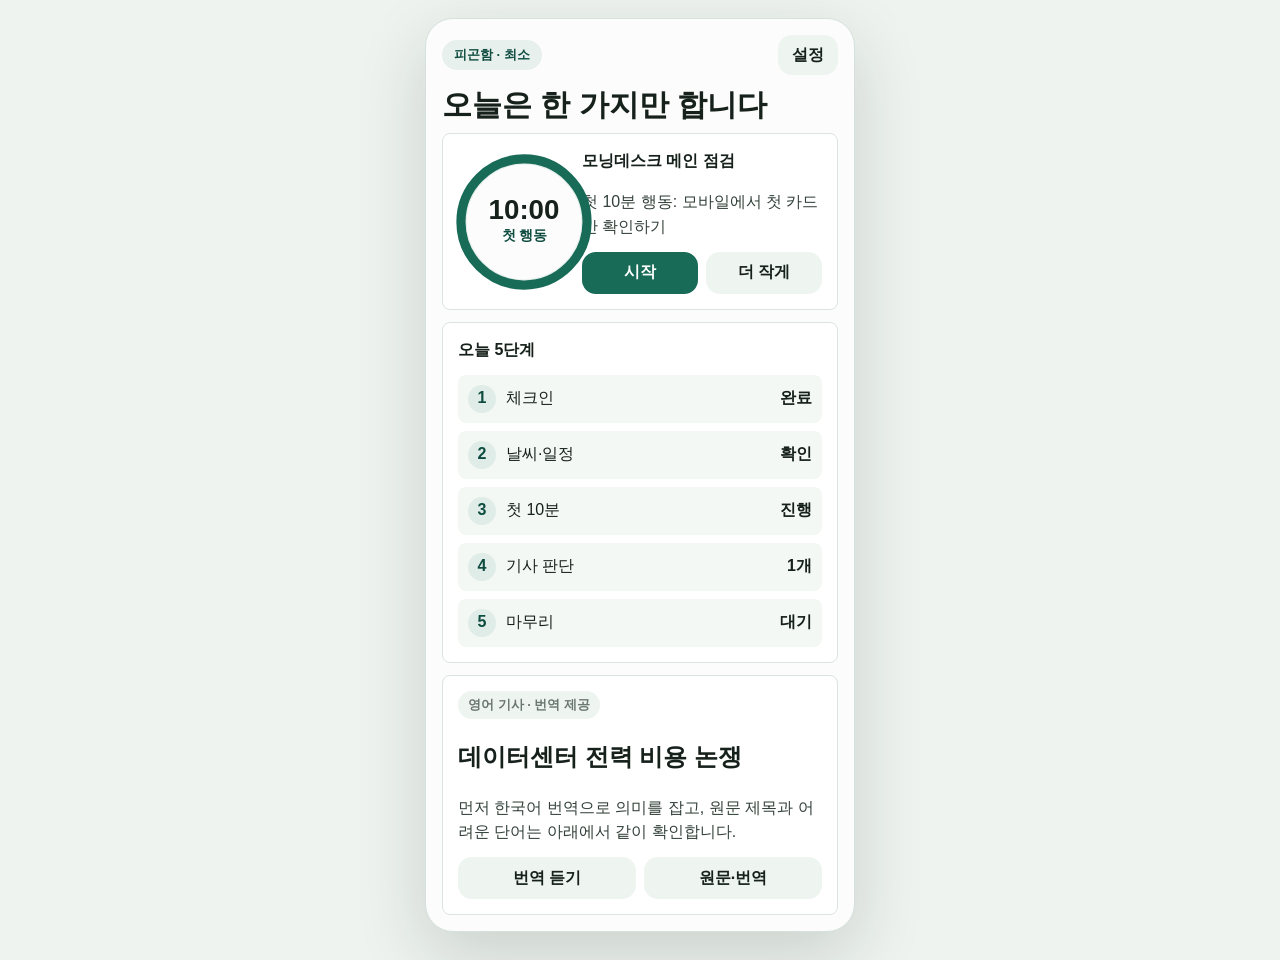
<file: mobile-preview.html>
<!doctype html>
<html lang="ko">
  <head>
    <meta charset="utf-8">
    <meta name="viewport" content="width=device-width, initial-scale=1">
    <title>모닝데스크 모바일 샘플</title>
    <link rel="stylesheet" href="./styles.css">
    <style>
      body { background: #eef3ef; }
      .phone-wrap { width: min(430px, calc(100% - 22px)); margin: 0 auto; padding: 18px 0 28px; }
      .phone-frame { min-height: 820px; padding: 16px; border: 1px solid #d6e1dc; border-radius: 28px; background: #fbfcfb; box-shadow: 0 24px 70px rgba(20, 31, 26, 0.16); overflow: hidden; }
      .phone-top { display: flex; justify-content: space-between; align-items: center; margin-bottom: 14px; }
      .phone-title { margin: 0; font-size: 30px; line-height: 1.08; letter-spacing: 0; }
      .phone-card { margin-top: 12px; padding: 15px; border: 1px solid var(--line); border-radius: 8px; background: #fff; }
      .phone-action { display: grid; grid-template-columns: 112px 1fr; gap: 12px; align-items: center; }
      .phone-steps { display: grid; gap: 8px; margin-top: 12px; }
      .phone-step { display: grid; grid-template-columns: 30px 1fr auto; gap: 8px; align-items: center; padding: 10px; border-radius: 8px; background: #f4f8f5; }
      .phone-step span:first-child { width: 28px; height: 28px; display: grid; place-items: center; border-radius: 50%; background: #dfece7; color: var(--accent-strong); font-weight: 900; }
      .phone-news p, .phone-card p { margin-bottom: 0; color: var(--body); line-height: 1.55; }
      .phone-actions { display: grid; grid-template-columns: 1fr 1fr; gap: 8px; margin-top: 12px; }
      .phone-actions button { min-height: 42px; }
      @media (max-width: 420px) {
        .phone-action { grid-template-columns: 1fr; }
        .focus-orbit { width: 120px; margin-inline: auto; }
      }
    </style>
  </head>
  <body>
    <main class="phone-wrap">
      <section class="phone-frame">
        <div class="phone-top">
          <span class="mode-badge">피곤함 · 최소</span>
          <button class="secondary" type="button">설정</button>
        </div>
        <h1 class="phone-title">오늘은 한 가지만 합니다</h1>
        <section class="phone-card phone-action">
          <div class="focus-orbit is-running"><strong>10:00</strong><small>첫 행동</small></div>
          <div>
            <strong>모닝데스크 메인 점검</strong>
            <p>첫 10분 행동: 모바일에서 첫 카드만 확인하기</p>
            <div class="phone-actions">
              <button class="primary" type="button">시작</button>
              <button class="secondary" type="button">더 작게</button>
            </div>
          </div>
        </section>
        <section class="phone-card">
          <strong>오늘 5단계</strong>
          <div class="phone-steps">
            <div class="phone-step"><span>1</span><span>체크인</span><b>완료</b></div>
            <div class="phone-step"><span>2</span><span>날씨·일정</span><b>확인</b></div>
            <div class="phone-step"><span>3</span><span>첫 10분</span><b>진행</b></div>
            <div class="phone-step"><span>4</span><span>기사 판단</span><b>1개</b></div>
            <div class="phone-step"><span>5</span><span>마무리</span><b>대기</b></div>
          </div>
        </section>
        <section class="phone-card phone-news">
          <span class="tag">영어 기사 · 번역 제공</span>
          <h2>데이터센터 전력 비용 논쟁</h2>
          <p>먼저 한국어 번역으로 의미를 잡고, 원문 제목과 어려운 단어는 아래에서 같이 확인합니다.</p>
          <div class="phone-actions">
            <button class="secondary" type="button">번역 듣기</button>
            <button class="secondary" type="button">원문·번역</button>
          </div>
        </section>
      </section>
    </main>
  </body>
</html>
</file>
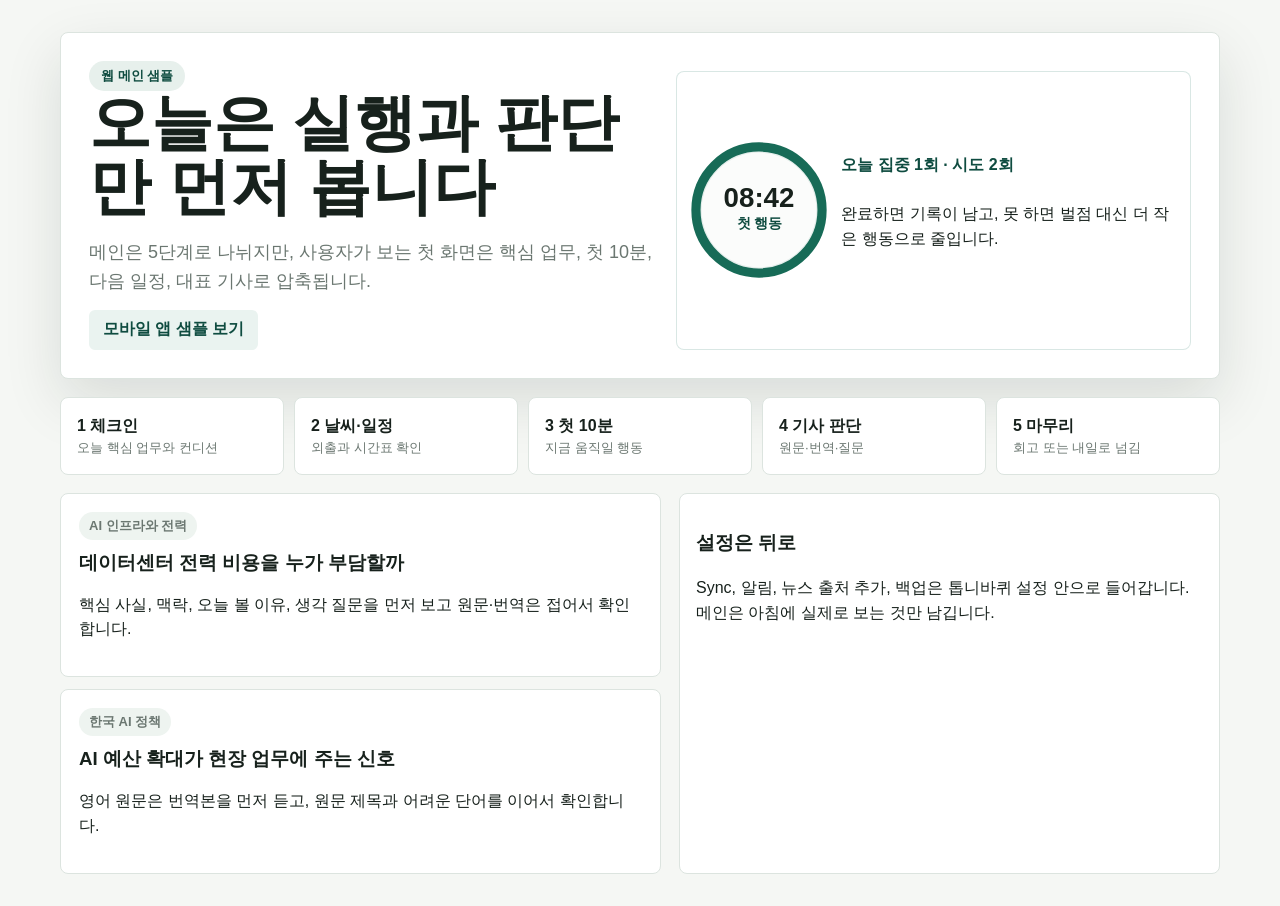
<file: mood-layout-samples.html>
<!doctype html>
<html lang="ko">
  <head>
    <meta charset="utf-8">
    <meta name="viewport" content="width=device-width, initial-scale=1">
    <title>모닝데스크 웹 샘플</title>
    <link rel="stylesheet" href="./styles.css">
    <style>
      body { background: #f5f7f4; }
      .sample-shell { width: min(1160px, calc(100% - 32px)); margin: 0 auto; padding: 32px 0; }
      .sample-hero { display: grid; grid-template-columns: minmax(0, 1.05fr) minmax(320px, 0.95fr); gap: 18px; margin-bottom: 18px; padding: 28px; border: 1px solid var(--line); border-radius: 8px; background: #fff; box-shadow: var(--shadow); }
      .sample-hero h1 { margin: 0; font-size: clamp(34px, 5vw, 62px); line-height: 1.04; letter-spacing: 0; }
      .sample-flow { display: grid; grid-template-columns: repeat(5, minmax(0, 1fr)); gap: 10px; margin: 18px 0; }
      .sample-card { padding: 16px; border: 1px solid var(--line); border-radius: 8px; background: #fff; }
      .sample-card strong, .sample-card small { display: block; }
      .sample-card small { color: var(--muted); line-height: 1.45; }
      .sample-grid { display: grid; grid-template-columns: 1fr 0.9fr; gap: 18px; }
      .sample-news { display: grid; gap: 12px; }
      .sample-news article { padding: 18px; border: 1px solid var(--line); border-radius: 8px; background: #fff; }
      .sample-news h3 { margin: 8px 0; }
      .sample-phone-link { display: inline-flex; margin-top: 14px; }
      @media (max-width: 840px) {
        .sample-hero, .sample-flow, .sample-grid { grid-template-columns: 1fr; }
      }
    </style>
  </head>
  <body>
    <main class="sample-shell">
      <section class="sample-hero">
        <div>
          <span class="mode-badge">웹 메인 샘플</span>
          <h1>오늘은 실행과 판단만 먼저 봅니다</h1>
          <p class="lead">메인은 5단계로 나뉘지만, 사용자가 보는 첫 화면은 핵심 업무, 첫 10분, 다음 일정, 대표 기사로 압축됩니다.</p>
          <a class="small-link sample-phone-link" href="./mobile-preview.html">모바일 앱 샘플 보기</a>
        </div>
        <div class="focus-console">
          <div class="focus-orbit is-running"><strong>08:42</strong><small>첫 행동</small></div>
          <div class="focus-copy">
            <strong>오늘 집중 1회 · 시도 2회</strong>
            <p>완료하면 기록이 남고, 못 하면 벌점 대신 더 작은 행동으로 줄입니다.</p>
          </div>
        </div>
      </section>
      <section class="sample-flow">
        <article class="sample-card"><strong>1 체크인</strong><small>오늘 핵심 업무와 컨디션</small></article>
        <article class="sample-card"><strong>2 날씨·일정</strong><small>외출과 시간표 확인</small></article>
        <article class="sample-card"><strong>3 첫 10분</strong><small>지금 움직일 행동</small></article>
        <article class="sample-card"><strong>4 기사 판단</strong><small>원문·번역·질문</small></article>
        <article class="sample-card"><strong>5 마무리</strong><small>회고 또는 내일로 넘김</small></article>
      </section>
      <section class="sample-grid">
        <div class="sample-news">
          <article>
            <span class="tag">AI 인프라와 전력</span>
            <h3>데이터센터 전력 비용을 누가 부담할까</h3>
            <p>핵심 사실, 맥락, 오늘 볼 이유, 생각 질문을 먼저 보고 원문·번역은 접어서 확인합니다.</p>
          </article>
          <article>
            <span class="tag">한국 AI 정책</span>
            <h3>AI 예산 확대가 현장 업무에 주는 신호</h3>
            <p>영어 원문은 번역본을 먼저 듣고, 원문 제목과 어려운 단어를 이어서 확인합니다.</p>
          </article>
        </div>
        <div class="sample-card">
          <h3>설정은 뒤로</h3>
          <p>Sync, 알림, 뉴스 출처 추가, 백업은 톱니바퀴 설정 안으로 들어갑니다. 메인은 아침에 실제로 보는 것만 남깁니다.</p>
        </div>
      </section>
    </main>
  </body>
</html>
</file>
<file: styles.css>
:root {
  color-scheme: light;
  --bg: #f2f5f2;
  --surface: #ffffff;
  --surface-soft: #eef4f0;
  --surface-warm: #fcfaf5;
  --text: #17211c;
  --body: #34423b;
  --muted: #6b7771;
  --line: #dce4df;
  --accent: #176b57;
  --accent-strong: #0f4c40;
  --amber: #b77420;
  --blue: #315e93;
  --red: #a43d3d;
  --shadow: 0 22px 58px rgba(20, 31, 26, 0.12);
}

* {
  box-sizing: border-box;
}

body {
  margin: 0;
  background:
    radial-gradient(circle at top left, rgba(23, 107, 87, 0.12), transparent 32%),
    linear-gradient(180deg, #fbfcfa 0%, var(--bg) 48%, #eef4f0 100%);
  color: var(--text);
  font-family: "Segoe UI", "Malgun Gothic", "Apple SD Gothic Neo", Arial, sans-serif;
  line-height: 1.55;
  transition: background 560ms cubic-bezier(0.2, 0.85, 0.22, 1), color 320ms ease;
}

button,
input,
textarea {
  font: inherit;
}

button {
  cursor: pointer;
}

.shell {
  width: min(1280px, calc(100% - 32px));
  margin: 0 auto;
  padding: 32px 0;
}

.threshold {
  min-height: calc(100vh - 64px);
  display: grid;
  grid-template-columns: minmax(340px, 0.9fr) minmax(340px, 1.1fr);
  gap: 32px;
  align-items: center;
  transition: grid-template-columns 460ms cubic-bezier(0.2, 0.85, 0.22, 1), gap 460ms cubic-bezier(0.2, 0.85, 0.22, 1);
}

.threshold__copy,
.checkin {
  transition:
    opacity 360ms cubic-bezier(0.2, 0.85, 0.22, 1),
    transform 460ms cubic-bezier(0.2, 0.85, 0.22, 1),
    max-height 460ms cubic-bezier(0.2, 0.85, 0.22, 1),
    padding 360ms cubic-bezier(0.2, 0.85, 0.22, 1);
}

.threshold__copy h1,
.topbar h2 {
  margin: 0;
  font-size: clamp(34px, 4.6vw, 64px);
  line-height: 1.05;
  letter-spacing: 0;
}

.threshold__copy h1 {
  max-width: 560px;
  word-break: keep-all;
}

.lead {
  margin: 18px 0 0;
  color: var(--muted);
  font-size: 18px;
  line-height: 1.6;
  word-break: keep-all;
}

.ambient-panel {
  display: grid;
  grid-template-columns: minmax(0, 0.9fr) minmax(0, 1.3fr) auto;
  gap: 12px;
  align-items: center;
  max-width: 680px;
  margin-top: 24px;
  padding: 16px;
  border: 1px solid rgba(23, 107, 87, 0.16);
  border-radius: 8px;
  background: rgba(255, 255, 255, 0.80);
  box-shadow: var(--shadow);
  backdrop-filter: blur(14px);
}

.ambient-actions {
  display: grid;
  gap: 8px;
  min-width: 132px;
}

.voice-command-status {
  max-width: 680px;
  margin: 12px 0 0;
  color: var(--muted);
  font-size: 14px;
  font-weight: 700;
  word-break: keep-all;
  transition: color 260ms ease;
}

.voice-command-status.is-listening {
  color: var(--accent-strong);
}

.ambient-panel strong {
  display: block;
  font-size: 19px;
  line-height: 1.35;
}

.ambient-panel small {
  display: block;
  margin-top: 4px;
  color: var(--muted);
  line-height: 1.45;
}

.eyebrow {
  margin: 0 0 8px;
  color: var(--accent);
  font-size: 13px;
  font-weight: 700;
  letter-spacing: 0;
  text-transform: uppercase;
}

.checkin,
.panel,
.summary-panel,
.article-card {
  background: var(--surface);
  border: 1px solid var(--line);
  border-radius: 8px;
  box-shadow: var(--shadow);
}

.checkin {
  max-height: 760px;
  padding: 24px;
  display: grid;
  gap: 18px;
  align-self: stretch;
  align-content: center;
  overflow: hidden;
}

.assistant-card {
  display: grid;
  gap: 14px;
  padding: 20px;
  border: 1px solid rgba(23, 107, 87, 0.18);
  border-radius: 20px;
  background:
    linear-gradient(180deg, rgba(23, 107, 87, 0.09), rgba(255, 255, 255, 0) 52%),
    #fbfcfa;
  box-shadow: 0 14px 30px rgba(23, 32, 27, 0.08);
  transition:
    background 560ms cubic-bezier(0.2, 0.85, 0.22, 1),
    border-color 560ms cubic-bezier(0.2, 0.85, 0.22, 1),
    transform 460ms cubic-bezier(0.2, 0.85, 0.22, 1),
    box-shadow 460ms cubic-bezier(0.2, 0.85, 0.22, 1);
}

.assistant-head {
  display: grid;
  grid-template-columns: auto 1fr;
  gap: 12px;
  align-items: center;
}

.assistant-avatar {
  width: 42px;
  height: 42px;
  display: grid;
  place-items: center;
  border-radius: 50%;
  color: #fff;
  background: var(--accent);
  font-weight: 950;
  box-shadow: 0 12px 24px rgba(23, 107, 87, 0.20);
  transition: background 420ms ease, box-shadow 420ms ease;
}

.assistant-card h2 {
  margin: 0;
  font-size: 24px;
  line-height: 1.25;
  letter-spacing: 0;
  word-break: keep-all;
}

.checkin-progress {
  display: grid;
  grid-template-columns: repeat(4, 1fr);
  gap: 5px;
}

.checkin-progress span {
  height: 6px;
  border-radius: 999px;
  background: #dce5e0;
}

.checkin-progress .is-active {
  background: var(--accent);
}

.assistant-tone {
  margin: 0;
  color: var(--muted);
  font-size: 14px;
  font-weight: 800;
  word-break: keep-all;
}

.assistant-dialog {
  margin: 0;
  min-height: 78px;
  padding: 16px;
  border: 1px solid rgba(23, 107, 87, 0.16);
  border-radius: 16px;
  background: rgba(255, 255, 255, 0.82);
  color: var(--text);
  font-size: 24px;
  font-weight: 900;
  line-height: 1.22;
  letter-spacing: 0;
  word-break: keep-all;
  transition: background 420ms ease, border-color 420ms ease, color 320ms ease;
}

.state-switch {
  display: grid;
  grid-template-columns: repeat(5, minmax(0, 1fr));
  gap: 7px;
  padding: 7px;
  border: 1px solid var(--line);
  border-radius: 22px;
  background: rgba(255, 255, 255, 0.72);
  transition: background 420ms ease, border-color 420ms ease;
}

.state-button {
  min-height: 62px;
  padding: 0 8px;
  border-radius: 17px;
  background: transparent;
  color: var(--muted);
  font-size: 13px;
  font-weight: 900;
  line-height: 1.2;
  transition:
    background 420ms cubic-bezier(0.2, 0.85, 0.22, 1),
    color 260ms ease,
    transform 340ms cubic-bezier(0.2, 0.85, 0.22, 1),
    box-shadow 340ms cubic-bezier(0.2, 0.85, 0.22, 1);
}

.state-button.is-selected {
  color: #fff;
  background: var(--accent);
  transform: translateY(-2px);
  box-shadow: 0 12px 24px rgba(23, 107, 87, 0.18);
}

.choice-group {
  display: grid;
  grid-template-columns: repeat(4, minmax(0, 1fr));
  gap: 8px;
}

.choice-group.compact {
  grid-template-columns: repeat(3, minmax(0, 1fr));
}

.choice-button {
  min-height: 46px;
  padding: 0 10px;
  border: 1px solid var(--line);
  border-radius: 14px;
  background: var(--surface);
  color: var(--text);
  font-weight: 800;
  line-height: 1.25;
}

.choice-button.is-selected {
  border-color: var(--accent);
  background: var(--accent);
  color: #fff;
  box-shadow: 0 10px 24px rgba(23, 107, 87, 0.2);
}

label {
  display: grid;
  gap: 8px;
  color: var(--muted);
  font-weight: 700;
}

.checkin-step {
  display: grid;
  gap: 4px;
  padding: 14px 16px;
  border: 1px solid var(--line);
  border-radius: 8px;
  background: var(--surface-soft);
  transition: background 420ms ease, border-color 420ms ease;
}

.checkin-step strong {
  color: var(--accent-strong);
  font-size: 15px;
}

.checkin-step span {
  color: var(--muted);
  font-size: 14px;
  word-break: keep-all;
}

.checkin-layers {
  display: grid;
  gap: 12px;
  transition:
    opacity 360ms cubic-bezier(0.2, 0.85, 0.22, 1),
    transform 460ms cubic-bezier(0.2, 0.85, 0.22, 1),
    max-height 460ms cubic-bezier(0.2, 0.85, 0.22, 1);
}

.checkin-layer {
  display: grid;
  gap: 8px;
  max-height: 0;
  margin: 0;
  opacity: 0;
  overflow: hidden;
  pointer-events: none;
  transform: translateY(18px) scale(0.985);
  transition:
    max-height 430ms cubic-bezier(0.2, 0.85, 0.22, 1),
    opacity 300ms ease,
    transform 430ms cubic-bezier(0.2, 0.85, 0.22, 1),
    padding 360ms cubic-bezier(0.2, 0.85, 0.22, 1),
    background 360ms ease;
}

.checkin-layer.is-visible {
  max-height: 132px;
  padding: 12px;
  border: 1px solid rgba(23, 107, 87, 0.12);
  border-radius: 18px;
  background: rgba(255, 255, 255, 0.72);
  opacity: 1;
  pointer-events: auto;
  transform: translateY(0) scale(1);
}

.checkin-layer.is-waiting {
  max-height: 0;
  padding: 0;
  opacity: 0;
  pointer-events: none;
  transform: translateY(18px) scale(0.985);
}

.checkin-layer span {
  color: var(--muted);
  font-weight: 800;
}

input {
  width: 100%;
  border: 1px solid var(--line);
  border-radius: 14px;
  padding: 13px 14px;
  background: #fbfcfb;
  color: var(--text);
}

textarea {
  width: 100%;
  resize: vertical;
  border: 1px solid var(--line);
  border-radius: 14px;
  padding: 13px 14px;
  background: #fbfcfb;
  color: var(--text);
}

input:focus,
textarea:focus,
select:focus {
  outline: 2px solid rgba(36, 107, 85, 0.24);
  border-color: var(--accent);
}

.threshold__actions,
.topbar,
.section-header,
.meta-row,
.article-actions {
  display: flex;
  align-items: center;
}

.threshold__actions {
  gap: 10px;
  flex-wrap: wrap;
}

.primary,
.secondary,
.icon-button,
.small-button {
  border: 0;
  border-radius: 14px;
  min-height: 40px;
}

.primary {
  padding: 0 18px;
  background: var(--accent);
  color: #fff;
  font-weight: 800;
}

.primary:hover {
  background: var(--accent-strong);
}

.secondary,
.small-button {
  padding: 0 14px;
  background: var(--surface-soft);
  color: var(--text);
  font-weight: 700;
}

.voice-toggle {
  min-height: 42px;
  display: inline-flex;
  align-items: center;
  justify-content: center;
  gap: 9px;
  border: 0;
  border-radius: 999px;
  padding: 0 12px 0 8px;
  background: var(--surface-soft);
  color: var(--text);
  font-weight: 800;
  transition: background 260ms ease, color 260ms ease, box-shadow 260ms ease, transform 260ms cubic-bezier(0.2, 0.85, 0.22, 1);
}

.voice-toggle:hover {
  transform: translateY(-1px);
}

.toggle-track {
  width: 42px;
  height: 24px;
  display: inline-flex;
  align-items: center;
  padding: 3px;
  border-radius: 999px;
  background: #ccd9d3;
  transition: background 260ms ease;
}

.toggle-knob {
  width: 18px;
  height: 18px;
  border-radius: 50%;
  background: #fff;
  box-shadow: 0 4px 10px rgba(20, 31, 26, 0.22);
  transform: translateX(0);
  transition: transform 260ms cubic-bezier(0.2, 0.85, 0.22, 1);
}

.voice-toggle.is-listening {
  background: #dcebe6;
  color: var(--accent-strong);
  box-shadow: inset 0 0 0 1px rgba(23, 107, 87, 0.22);
}

.voice-toggle.is-listening .toggle-track {
  background: var(--accent);
}

.voice-toggle.is-listening .toggle-knob {
  transform: translateX(18px);
}

body[data-checkin-stage="intro"] .threshold {
  grid-template-columns: minmax(0, 760px);
  justify-content: center;
}

body[data-checkin-stage="intro"] .threshold__copy {
  max-height: 760px;
  opacity: 1;
  transform: translateY(0) scale(1);
}

body[data-checkin-stage="intro"] .checkin {
  max-height: 0;
  padding-top: 0;
  padding-bottom: 0;
  opacity: 0;
  pointer-events: none;
  transform: translateY(26px) scale(0.985);
}

body[data-checkin-stage="state"] .threshold,
body[data-checkin-stage="questions"] .threshold {
  grid-template-columns: minmax(320px, 760px);
  justify-content: center;
}

body[data-checkin-stage="state"] .threshold__copy,
body[data-checkin-stage="questions"] .threshold__copy {
  max-height: 0;
  opacity: 0;
  overflow: hidden;
  pointer-events: none;
  transform: translateY(-28px) scale(0.985);
}

body[data-checkin-stage="state"] .checkin,
body[data-checkin-stage="questions"] .checkin {
  max-height: 860px;
  opacity: 1;
  transform: translateY(0) scale(1);
}

body[data-checkin-stage="state"] .checkin-layers {
  max-height: 0;
  opacity: 0;
  pointer-events: none;
  transform: translateY(18px) scale(0.985);
}

body[data-checkin-stage="state"] .checkin button[type="submit"],
body[data-checkin-stage="state"] #quickStart,
body[data-checkin-stage="state"] #offDay {
  display: none;
}

body[data-checkin-stage="questions"] .state-switch,
body[data-checkin-stage="questions"] #cardNext {
  max-height: 0;
  min-height: 0;
  margin: 0;
  padding: 0;
  border: 0;
  opacity: 0;
  overflow: hidden;
  pointer-events: none;
}

body[data-checkin-stage="questions"] #cardNext {
  display: none;
}

body[data-checkin-stage="questions"] .state-switch {
  transform: translateY(-10px);
}

body[data-checkin-stage="questions"] .checkin-layers {
  max-height: 420px;
  opacity: 1;
  transform: translateY(0) scale(1);
}

body[data-checkin-tone="warm"] {
  background:
    radial-gradient(circle at top left, rgba(183, 116, 32, 0.14), transparent 32%),
    linear-gradient(180deg, #fcfaf5 0%, #f4f2eb 52%, #eef4f0 100%);
}

body[data-checkin-tone="focus"] {
  background:
    radial-gradient(circle at top left, rgba(183, 116, 32, 0.15), transparent 34%),
    linear-gradient(180deg, #fcfaf5 0%, #f5f1e8 50%, #eef4f0 100%);
}

body[data-checkin-tone="focus"] .threshold__copy h1 {
  max-width: 640px;
}

body[data-checkin-tone="focus"] .assistant-card {
  border-color: rgba(183, 116, 32, 0.24);
  background:
    linear-gradient(180deg, rgba(183, 116, 32, 0.14), rgba(255, 255, 255, 0) 58%),
    #fcfaf5;
  transform: translateY(4px);
}

body[data-checkin-tone="focus"] .assistant-avatar,
body[data-checkin-tone="focus"] .state-button.is-selected,
body[data-checkin-tone="focus"] .primary,
body[data-checkin-tone="focus"] .checkin-progress .is-active {
  background: var(--amber);
}

body[data-checkin-tone="focus"] .state-switch,
body[data-checkin-tone="focus"] .assistant-dialog,
body[data-checkin-tone="focus"] .checkin-step {
  border-color: rgba(183, 116, 32, 0.22);
  background: rgba(255, 250, 241, 0.88);
}

body[data-checkin-tone="focus"] .assistant-dialog {
  min-height: 138px;
  display: grid;
  align-items: center;
  font-size: clamp(26px, 3.4vw, 34px);
}

body[data-checkin-tone="focus"] .choice-button.is-selected,
body[data-checkin-tone="focus"] .state-button.is-selected {
  border-color: var(--amber);
}

body[data-checkin-tone="focus"] .checkin-step strong {
  color: #80510f;
}

body[data-checkin-tone="warm"] .assistant-card {
  border-color: rgba(183, 116, 32, 0.24);
  background:
    linear-gradient(180deg, rgba(183, 116, 32, 0.13), rgba(255, 255, 255, 0) 52%),
    #fcfaf5;
}

body[data-checkin-tone="warm"] .assistant-avatar,
body[data-checkin-tone="warm"] .choice-button.is-selected,
body[data-checkin-tone="warm"] .primary,
body[data-checkin-tone="warm"] .checkin-progress .is-active {
  background: var(--amber);
}

body[data-checkin-tone="warm"] .choice-button.is-selected {
  border-color: var(--amber);
}

body[data-checkin-tone="warm"] .assistant-dialog,
body[data-checkin-tone="warm"] .checkin-step {
  border-color: rgba(183, 116, 32, 0.22);
  background: #fffaf1;
}

body[data-checkin-tone="clear"] .assistant-card {
  border-color: rgba(49, 94, 147, 0.22);
  background:
    linear-gradient(180deg, rgba(49, 94, 147, 0.11), rgba(255, 255, 255, 0) 52%),
    #f8fafb;
}

body[data-checkin-tone="clear"] .state-button.is-selected {
  background: var(--blue);
  box-shadow: 0 12px 24px rgba(49, 94, 147, 0.18);
}

body[data-checkin-tone="clear"] .assistant-avatar,
body[data-checkin-tone="clear"] .choice-button.is-selected,
body[data-checkin-tone="clear"] .primary,
body[data-checkin-tone="clear"] .checkin-progress .is-active {
  background: var(--blue);
}

body[data-checkin-tone="clear"] .choice-button.is-selected {
  border-color: var(--blue);
}

body[data-checkin-tone="clear"] .checkin-step strong {
  color: var(--blue);
}

.small-link {
  display: inline-flex;
  align-items: center;
  min-height: 40px;
  padding: 0 14px;
  border-radius: 6px;
  background: #eaf3f0;
  color: var(--accent-strong);
  font-weight: 800;
  text-decoration: none;
}

.small-link:hover {
  background: #dcebe6;
}

.secondary:hover,
.small-button:hover,
.choice-button:hover {
  border-color: rgba(23, 107, 87, 0.32);
  background: #e6ece8;
}

.dashboard.is-hidden,
.threshold.is-hidden {
  display: none;
}

.topbar {
  justify-content: space-between;
  gap: 16px;
  margin-bottom: 22px;
  padding: 18px 0;
  border-bottom: 1px solid var(--line);
}

.topbar__actions {
  display: flex;
  gap: 8px;
  flex-wrap: wrap;
  justify-content: flex-end;
}

.topbar h2 {
  font-size: clamp(28px, 3vw, 42px);
}

.today-hero {
  display: grid;
  grid-template-columns: minmax(0, 0.95fr) minmax(340px, 1.05fr);
  gap: 18px;
  align-items: stretch;
  margin-bottom: 18px;
  padding: 22px;
  border: 1px solid rgba(23, 107, 87, 0.18);
  border-radius: 8px;
  background:
    linear-gradient(135deg, rgba(23, 107, 87, 0.10), rgba(255, 255, 255, 0) 46%),
    rgba(255, 255, 255, 0.92);
  box-shadow: var(--shadow);
}

.today-hero__copy {
  display: grid;
  align-content: center;
  gap: 12px;
}

.mode-badge {
  width: fit-content;
  display: inline-flex;
  min-height: 30px;
  align-items: center;
  padding: 0 12px;
  border-radius: 999px;
  background: #e7f0ec;
  color: var(--accent-strong);
  font-size: 13px;
  font-weight: 900;
}

.today-hero h2 {
  margin: 0;
  font-size: clamp(30px, 4vw, 52px);
  line-height: 1.08;
  letter-spacing: 0;
  word-break: keep-all;
}

.today-hero p {
  margin: 0;
  color: var(--body);
  word-break: keep-all;
}

.hero-actions {
  display: flex;
  flex-wrap: wrap;
  gap: 8px;
  margin-top: 4px;
}

.focus-timer-status {
  font-weight: 800;
}

.focus-timer-status.is-running {
  color: var(--accent-strong);
}

.hero-stack {
  display: grid;
  gap: 10px;
}

.hero-card {
  display: grid;
  gap: 6px;
  padding: 16px;
  border: 1px solid var(--line);
  border-radius: 8px;
  background: #fbfcfb;
}

.hero-card--primary {
  background: #edf6f2;
  border-color: rgba(23, 107, 87, 0.22);
}

.hero-card span {
  color: var(--accent);
  font-size: 13px;
  font-weight: 900;
}

.hero-card strong {
  font-size: 20px;
  line-height: 1.3;
  word-break: keep-all;
}

.hero-card small {
  color: var(--muted);
  line-height: 1.45;
}

.summary-grid {
  display: grid;
  grid-template-columns: repeat(4, minmax(0, 1fr));
  gap: 14px;
  margin-bottom: 22px;
}

.assistant-summary {
  background: linear-gradient(135deg, #f5fbf8 0%, #fff7ed 100%);
}

.voice-panel {
  display: grid;
  grid-template-columns: minmax(0, 0.8fr) minmax(340px, 1.2fr);
  gap: 16px;
  margin-bottom: 22px;
  padding: 16px 18px;
  border: 1px solid var(--line);
  border-radius: 8px;
  background: var(--surface);
}

.plan-panel {
  margin-bottom: 22px;
  padding: 18px;
  border: 1px solid var(--line);
  border-radius: 8px;
  background: rgba(255, 255, 255, 0.86);
}

.plan-board {
  display: grid;
  grid-template-columns: repeat(3, minmax(0, 1fr));
  gap: 12px;
}

.plan-card {
  display: grid;
  gap: 7px;
  padding: 15px;
  border: 1px solid var(--line);
  border-radius: 8px;
  background: #fbfcfb;
}

.plan-card span {
  color: var(--accent);
  font-size: 13px;
  font-weight: 900;
}

.plan-card strong {
  font-size: 18px;
  line-height: 1.35;
  word-break: keep-all;
}

.plan-card small {
  color: var(--muted);
  line-height: 1.45;
}

.board-header-actions {
  display: inline-flex;
  align-items: center;
  gap: 8px;
  flex-wrap: wrap;
  justify-content: flex-end;
}

.board-tabs {
  display: none;
}

.board-tab {
  min-height: 40px;
  border: 1px solid transparent;
  border-radius: 999px;
  padding: 0 14px;
  background: transparent;
  color: var(--muted);
  font: inherit;
  font-weight: 900;
  cursor: pointer;
}

.board-tab.is-active {
  border-color: rgba(23, 107, 87, 0.24);
  background: #e9f3ee;
  color: var(--accent-strong);
}

.voice-panel h3 {
  margin: 0;
  font-size: 20px;
}

.voice-status {
  margin: 6px 0 0;
  color: var(--muted);
  line-height: 1.45;
}

.voice-controls {
  display: grid;
  grid-template-columns: repeat(3, minmax(120px, auto)) minmax(220px, 1fr);
  align-items: end;
  gap: 10px;
}

.voice-options {
  min-width: 0;
}

.voice-options summary {
  min-height: 40px;
  display: inline-flex;
  align-items: center;
  padding: 0 14px;
  border-radius: 14px;
  background: var(--surface-soft);
  color: var(--text);
  font-weight: 800;
  cursor: pointer;
}

.voice-options__grid {
  display: grid;
  grid-template-columns: repeat(2, minmax(160px, 1fr));
  gap: 10px;
  margin-top: 10px;
  padding: 12px;
  border: 1px solid var(--line);
  border-radius: 8px;
  background: #fbfcfb;
}

.voice-rate {
  min-width: 160px;
}

.voice-select,
.voice-endpoint {
  min-width: 220px;
}

select {
  width: 100%;
  border: 1px solid var(--line);
  border-radius: 6px;
  padding: 13px 14px;
  background: #fbfcfb;
  color: var(--text);
}

.script-preview {
  grid-column: 1 / -1;
  min-height: 118px;
}

.script-preview.is-hidden {
  display: none;
}

.summary-panel {
  padding: 18px;
  box-shadow: none;
}

.panel-label {
  display: block;
  margin-bottom: 8px;
  color: var(--muted);
  font-size: 13px;
  font-weight: 700;
}

.summary-panel strong {
  display: block;
  min-height: 44px;
  font-size: 18px;
  line-height: 1.35;
}

.content-grid {
  display: grid;
  grid-template-columns: minmax(0, 1fr) minmax(320px, 360px);
  gap: 18px;
  align-items: start;
}

.section-header {
  justify-content: space-between;
  gap: 12px;
  margin-bottom: 12px;
}

.section-header h3 {
  margin: 0;
  font-size: 24px;
}

.section-header.compact h3 {
  font-size: 18px;
}

.panel-help {
  margin: -4px 0 12px;
  color: var(--muted);
  font-size: 13px;
  line-height: 1.45;
  word-break: keep-all;
}

.count-pill,
.tag,
.storage-status {
  display: inline-flex;
  align-items: center;
  min-height: 28px;
  padding: 0 10px;
  border-radius: 999px;
  background: var(--surface-soft);
  color: var(--muted);
  font-size: 13px;
  font-weight: 800;
  white-space: nowrap;
}

.storage-status {
  background: #e8f1ef;
  color: var(--accent-strong);
}

.article-list,
.side-column {
  display: grid;
  gap: 14px;
}

.article-capture {
  display: grid;
  grid-template-columns: minmax(180px, 1.2fr) minmax(140px, 0.8fr) auto;
  gap: 8px;
  margin-bottom: 14px;
}

.article-card {
  padding: 20px;
  box-shadow: none;
}

.article-card h4 {
  margin: 10px 0 8px;
  font-size: 22px;
  line-height: 1.35;
}

.meta-row {
  gap: 8px;
  flex-wrap: wrap;
}

.source {
  color: var(--muted);
  font-size: 14px;
}

.article-grid {
  display: grid;
  grid-template-columns: repeat(2, minmax(0, 1fr));
  gap: 12px;
  margin-top: 16px;
}

.article-detail {
  padding: 14px;
  border: 1px solid var(--line);
  border-radius: 6px;
  background: #fbfcfb;
}

.article-detail--primary {
  border-color: rgba(23, 107, 87, 0.18);
  background: #f3faf6;
}

.article-detail span {
  display: block;
  margin-bottom: 6px;
  color: var(--accent);
  font-size: 13px;
  font-weight: 800;
}

.article-detail p {
  margin: 0;
  color: #33413a;
  line-height: 1.55;
}

.article-original {
  word-break: keep-all;
}

.article-actions {
  gap: 8px;
  flex-wrap: wrap;
  margin-top: 16px;
}

.feedback-state {
  color: var(--muted);
  font-size: 13px;
  font-weight: 700;
}

.panel {
  min-width: 0;
  padding: 16px;
  box-shadow: none;
}

.panel:hover,
.article-card:hover,
.summary-panel:hover {
  border-color: rgba(23, 107, 87, 0.24);
}

.inline-form {
  display: grid;
  grid-template-columns: minmax(0, 0.9fr) minmax(0, 1fr) minmax(82px, 92px) 40px;
  gap: 8px;
  margin-bottom: 12px;
}

.task-form {
  display: grid;
  grid-template-columns: minmax(0, 1fr) minmax(0, 1fr) 82px 40px;
  gap: 8px;
  margin-bottom: 12px;
}

.icon-button {
  width: 40px;
  background: var(--accent);
  color: #fff;
  font-size: 22px;
  font-weight: 800;
}

.list {
  list-style: none;
  margin: 0;
  padding: 0;
  display: grid;
  gap: 8px;
}

.list li,
.deferred-item,
.weight-row {
  border: 1px solid var(--line);
  border-radius: 6px;
  background: #fbfcfb;
}

.list li {
  padding: 11px 12px;
}

.task-item {
  display: grid;
  gap: 10px;
}

.task-actions {
  display: grid;
  grid-template-columns: repeat(4, minmax(0, 1fr));
  gap: 7px;
}

.list small {
  display: block;
  margin-top: 4px;
  color: var(--muted);
}

.deferred-list {
  display: grid;
  gap: 10px;
}

.defer-reason {
  margin-bottom: 12px;
}

.deferred-item {
  padding: 12px;
}

.deferred-item strong {
  display: block;
  line-height: 1.35;
}

.deferred-actions {
  display: grid;
  grid-template-columns: repeat(2, minmax(0, 1fr));
  gap: 8px;
  margin-top: 10px;
}

.small-button {
  font-size: 13px;
}

.weight-list {
  display: grid;
  gap: 9px;
}

.settings-form,
.weight-editor,
.reflection-form {
  display: grid;
  gap: 12px;
  margin-bottom: 14px;
}

.sync-steps {
  display: grid;
  gap: 8px;
  margin: 12px 0;
}

.sync-steps div {
  display: grid;
  grid-template-columns: 28px minmax(0, 1fr);
  align-items: center;
  gap: 9px;
  padding: 9px 10px;
  border: 1px solid var(--line);
  border-radius: 8px;
  background: #fbfcfb;
}

.sync-steps strong {
  width: 28px;
  height: 28px;
  display: grid;
  place-items: center;
  border-radius: 50%;
  background: var(--surface-soft);
  color: var(--accent-strong);
  font-size: 12px;
}

.sync-steps span {
  font-size: 13px;
  line-height: 1.4;
}

.setup-link {
  display: flex;
  align-items: center;
  justify-content: center;
  margin-bottom: 12px;
  text-decoration: none;
}

.settings-form label small {
  color: var(--muted);
  font-weight: 500;
  line-height: 1.4;
}

.field-hint {
  margin: -2px 0 2px;
  color: var(--muted);
  font-size: 0.78rem;
  line-height: 1.5;
}

.settings-divider {
  height: 1px;
  margin: 4px 0;
  background: var(--line);
}

.check-row small {
  margin-left: auto;
  color: var(--muted);
  font-weight: 500;
}

.sync-status {
  margin: 0;
  padding: 11px 12px;
  border: 1px solid var(--line);
  border-radius: 8px;
  background: #fbfcfb;
  color: var(--muted);
  line-height: 1.5;
}

.sync-status[data-tone="success"] {
  border-color: rgba(23, 107, 87, 0.28);
  background: #edf7f2;
  color: var(--accent-strong);
}

.sync-status[data-tone="warning"] {
  border-color: rgba(183, 116, 32, 0.28);
  background: #fff8e8;
  color: #8a5a17;
}

.sync-status[data-tone="error"] {
  border-color: rgba(170, 58, 58, 0.28);
  background: #fff1f1;
  color: #9b2f2f;
}

.check-row {
  display: flex;
  grid-template-columns: none;
  align-items: center;
  gap: 8px;
}

.check-row input {
  width: auto;
}

.source-form {
  margin-top: 14px;
  padding-top: 14px;
  border-top: 1px solid var(--line);
}

.source-list {
  display: grid;
  gap: 8px;
}

.source-row {
  display: grid;
  grid-template-columns: minmax(0, 1fr) auto auto;
  gap: 8px;
  align-items: center;
  padding: 10px;
  border: 1px solid var(--line);
  border-radius: 6px;
  background: #fbfcfb;
}

.source-row small {
  display: block;
  color: var(--muted);
  overflow-wrap: anywhere;
}

.two-column {
  grid-template-columns: repeat(2, minmax(0, 1fr));
}

.weight-row,
.weight-control {
  display: grid;
  grid-template-columns: 1fr 52px;
  gap: 10px;
  align-items: center;
  padding: 10px;
}

.weight-control {
  grid-template-columns: 1fr 86px;
  border: 1px solid var(--line);
  border-radius: 6px;
  background: #fbfcfb;
}

.weight-control label {
  gap: 4px;
}

.weight-control input {
  padding: 10px;
}

.full-width {
  width: 100%;
}

.bar {
  height: 8px;
  border-radius: 999px;
  background: var(--surface-soft);
  overflow: hidden;
}

.bar span {
  display: block;
  height: 100%;
  background: linear-gradient(90deg, var(--blue), var(--accent));
}

.empty-state {
  color: var(--muted);
  line-height: 1.5;
}

.diagnostic-grid {
  display: grid;
  grid-template-columns: repeat(2, minmax(0, 1fr));
  gap: 8px;
  margin: 12px 0 14px;
}

.diagnostic-item {
  display: grid;
  gap: 4px;
  min-width: 0;
  padding: 10px 11px;
  border: 1px solid var(--line);
  border-radius: 8px;
  background: #fbfcfb;
}

.diagnostic-item span {
  color: var(--muted);
  font-size: 12px;
  font-weight: 850;
}

.diagnostic-item strong {
  color: var(--body);
  font-size: 14px;
}

.diagnostic-item small {
  color: var(--muted);
  line-height: 1.4;
}

.diagnostic-item.is-ok {
  border-color: rgba(23, 107, 87, 0.24);
  background: #f2faf5;
}

.diagnostic-item.is-ok strong {
  color: var(--accent-strong);
}

.diagnostic-item.is-waiting {
  border-color: rgba(183, 116, 32, 0.24);
  background: #fff9eb;
}

.visually-hidden {
  position: absolute;
  width: 1px;
  height: 1px;
  padding: 0;
  margin: -1px;
  overflow: hidden;
  clip: rect(0, 0, 0, 0);
  white-space: nowrap;
  border: 0;
}

body[data-dashboard-tone="minimal"] {
  background:
    linear-gradient(180deg, #fcfaf5 0%, #f5f1e8 55%, #f2f3ef 100%);
}

body[data-dashboard-tone="minimal"] .today-hero {
  grid-template-columns: 1fr;
  max-width: 900px;
  margin-inline: auto;
  background: #fffaf1;
  border-color: rgba(183, 116, 32, 0.24);
}

body[data-dashboard-tone="minimal"] .mode-badge,
body[data-dashboard-tone="minimal"] .hero-card span,
body[data-dashboard-tone="minimal"] .article-detail span,
body[data-dashboard-tone="minimal"] .eyebrow {
  color: #80510f;
}

body[data-dashboard-tone="minimal"] .mode-badge,
body[data-dashboard-tone="minimal"] .hero-card--primary,
body[data-dashboard-tone="minimal"] .article-detail--primary {
  background: #fff3df;
  border-color: rgba(183, 116, 32, 0.22);
}

body[data-dashboard-tone="minimal"] .summary-grid,
body[data-dashboard-tone="minimal"] .optional-panel,
body[data-dashboard-tone="minimal"] .optional-control,
body[data-dashboard-tone="minimal"] .utility-panel,
body[data-dashboard-tone="minimal"] .support-panel,
body[data-dashboard-tone="minimal"] .article-detail--extra,
body[data-dashboard-tone="minimal"] .article-original,
body[data-dashboard-tone="minimal"] .topbar__actions #exportData,
body[data-dashboard-tone="minimal"] .topbar__actions #importData {
  display: none;
}

body[data-dashboard-tone="minimal"] .content-grid {
  max-width: 980px;
  grid-template-columns: 1fr;
  margin-inline: auto;
}

body[data-dashboard-tone="minimal"] .side-column {
  grid-template-columns: repeat(2, minmax(0, 1fr));
}

body[data-dashboard-tone="minimal"] .article-grid {
  grid-template-columns: 1fr;
}

body[data-dashboard-tone="minimal"] .article-card h4 {
  font-size: clamp(22px, 4vw, 32px);
}

body[data-dashboard-tone="minimal"] .execution-board .plan-card:nth-child(n+2) {
  display: none;
}

body[data-dashboard-tone="minimal"] .execution-board .plan-board {
  grid-template-columns: 1fr;
}

body[data-dashboard-tone="minimal"] .board-forms {
  grid-template-columns: 1fr;
}

body[data-dashboard-tone="minimal"] .board-forms .quick-add-panel:nth-child(2) {
  display: none;
}

body[data-dashboard-tone="light"] .today-hero {
  background:
    linear-gradient(135deg, rgba(49, 94, 147, 0.10), rgba(255, 255, 255, 0) 48%),
    #f8fbfd;
}

body[data-dashboard-tone="light"] .utility-panel,
body[data-dashboard-tone="light"] .article-detail--extra {
  display: none;
}

body[data-dashboard-tone="light"] .article-grid {
  grid-template-columns: 1fr;
}

body[data-dashboard-tone="full"] .today-hero {
  grid-template-columns: minmax(0, 1.05fr) minmax(420px, 0.95fr);
}

body[data-dashboard-tone="full"] .hero-stack {
  grid-template-columns: 1fr;
}

body[data-dashboard-tone="full"] .summary-grid {
  grid-template-columns: 1.2fr repeat(3, minmax(0, 1fr));
}

@media (max-width: 920px) {
  .threshold,
  .content-grid,
  .summary-grid,
  .plan-board,
  .today-hero,
  body[data-dashboard-tone="minimal"] .side-column {
    grid-template-columns: 1fr;
  }

  .threshold {
    align-items: start;
    padding-top: 32px;
  }

  .side-column {
    grid-template-columns: 1fr;
  }
}

@media (max-width: 640px) {
  .shell {
    width: min(100% - 20px, 1280px);
    padding: 18px 0;
  }

  .threshold {
    min-height: calc(100vh - 36px);
    gap: 20px;
  }

  .checkin,
  .article-card,
  .panel {
    padding: 14px;
  }

  .topbar,
  .voice-panel,
  .section-header {
    align-items: flex-start;
  }

  .topbar,
  .section-header {
    flex-direction: column;
  }

  .topbar__actions,
  .voice-controls {
    width: 100%;
    justify-content: flex-start;
  }

  .article-grid,
  .article-capture,
  .inline-form,
  .task-form,
  .two-column,
  .voice-panel,
  .voice-controls,
  .ambient-panel,
  .state-switch,
  .task-actions,
  .deferred-actions,
  .source-row,
  .weight-control,
  .choice-group,
  .choice-group.compact {
    grid-template-columns: 1fr;
  }

  .icon-button {
    width: 100%;
  }
}

.hidden-control {
  display: none;
}

body[data-checkin-stage="intro"] #checkinBack {
  display: none;
}

body[data-checkin-stage="questions"] #cardNext {
  display: inline-flex;
  max-height: none;
  min-height: 40px;
  margin: 0;
  padding: 0 18px;
  border: 0;
  opacity: 1;
  overflow: visible;
  pointer-events: auto;
}

body[data-checkin-stage="questions"] .checkin button[type="submit"] {
  display: none;
}

.weather-location,
.weather-day,
.weather-risk,
.quick-actions-note,
.section-subcopy,
.board-help {
  display: block;
  color: var(--muted);
  font-size: 13px;
  line-height: 1.45;
  word-break: keep-all;
}

.quick-actions-note {
  margin: -8px 0 0;
  font-weight: 700;
}

.weather-risk {
  color: var(--amber);
  font-weight: 800;
}

.today-hero,
.day-map,
.execution-board,
.article-workbench,
.summary-grid {
  animation: softRise 680ms cubic-bezier(0.18, 0.84, 0.24, 1) both;
}

.today-hero {
  grid-template-columns: minmax(0, 1.05fr) minmax(320px, 0.95fr);
  gap: 22px;
  padding: clamp(18px, 3vw, 34px);
  border-radius: 8px;
}

.focus-console {
  display: grid;
  grid-template-columns: 132px minmax(0, 1fr);
  gap: 16px;
  align-items: center;
  margin-top: 10px;
  padding: 16px;
  border: 1px solid rgba(23, 107, 87, 0.16);
  border-radius: 8px;
  background: rgba(255, 255, 255, 0.72);
}

.focus-orbit {
  width: 132px;
  aspect-ratio: 1;
  display: grid;
  place-items: center;
  align-content: center;
  gap: 2px;
  border-radius: 50%;
  border: 9px solid #dce8e3;
  background: #fbfcfb;
  box-shadow: inset 0 0 0 1px rgba(23, 107, 87, 0.10);
  transition: border-color 620ms cubic-bezier(0.18, 0.84, 0.24, 1), transform 620ms cubic-bezier(0.18, 0.84, 0.24, 1);
}

.focus-orbit.is-running {
  border-color: var(--accent);
  transform: scale(1.025);
}

.focus-orbit strong {
  font-size: 27px;
  line-height: 1;
}

.focus-orbit small,
.focus-copy strong {
  color: var(--accent-strong);
  font-weight: 900;
}

.focus-copy {
  min-width: 0;
  display: grid;
  gap: 8px;
}

.hero-actions {
  display: grid;
  grid-template-columns: repeat(5, minmax(0, auto));
  align-items: center;
}

.day-map,
.execution-board,
.article-workbench {
  margin-bottom: 22px;
  padding: clamp(16px, 2.4vw, 26px);
  border: 1px solid var(--line);
  border-radius: 8px;
  background: rgba(255, 255, 255, 0.90);
  box-shadow: var(--shadow);
}

.day-steps {
  display: grid;
  grid-template-columns: repeat(5, minmax(0, 1fr));
  gap: 10px;
}

.day-step {
  min-width: 0;
  display: grid;
  grid-template-columns: auto 1fr;
  gap: 10px;
  padding: 13px;
  border: 1px solid var(--line);
  border-radius: 8px;
  background: #fbfcfb;
  transition: transform 420ms cubic-bezier(0.18, 0.84, 0.24, 1), border-color 420ms ease, background 420ms ease;
}

.day-step.is-current {
  background: #edf6f2;
  border-color: rgba(23, 107, 87, 0.28);
  transform: translateY(-3px);
}

.day-step > span {
  width: 30px;
  height: 30px;
  display: grid;
  place-items: center;
  border-radius: 50%;
  background: var(--surface-soft);
  color: var(--accent-strong);
  font-weight: 900;
}

.day-step strong,
.day-step em,
.day-step small {
  display: block;
  min-width: 0;
}

.day-step em {
  margin: 2px 0;
  color: var(--accent);
  font-style: normal;
  font-weight: 900;
}

.day-step small {
  color: var(--muted);
  line-height: 1.35;
}

.execution-board .plan-board {
  grid-template-columns: repeat(3, minmax(0, 1fr));
  margin-bottom: 16px;
}

.execution-board .plan-card {
  min-height: 128px;
  background: #f8fbf9;
}

.board-forms {
  display: grid;
  grid-template-columns: 1fr 1fr;
  gap: 10px;
  margin-bottom: 16px;
}

.quick-add-panel {
  margin-bottom: 0;
  padding: 12px;
  border: 1px solid var(--line);
  border-radius: 8px;
  background: #fbfcfb;
}

.quick-add-panel summary {
  color: var(--accent-strong);
  cursor: pointer;
  font-weight: 950;
}

.quick-add-panel form {
  margin-top: 10px;
}

.board-forms .task-form,
.board-forms .inline-form {
  margin-bottom: 0;
}

.action-lanes {
  display: grid;
  grid-template-columns: 1.1fr 0.95fr 0.95fr;
  gap: 12px;
}

.action-lane {
  min-width: 0;
  padding: 14px;
  border: 1px solid var(--line);
  border-radius: 8px;
  background: #ffffff;
}

.lane-title {
  display: flex;
  justify-content: space-between;
  gap: 10px;
  margin-bottom: 10px;
}

.lane-title span {
  font-weight: 950;
}

.lane-title small {
  color: var(--muted);
  text-align: right;
}

.priority-chip {
  width: fit-content;
  display: inline-flex;
  min-height: 26px;
  align-items: center;
  padding: 0 9px;
  border-radius: 999px;
  background: var(--surface-soft);
  color: var(--accent-strong);
  font-size: 12px;
  font-weight: 900;
}

.task-item.priority-core {
  border-color: rgba(23, 107, 87, 0.30);
  background: #f3faf6;
}

.task-item.priority-light {
  background: #fffaf1;
}

.task-item.priority-split {
  border-style: dashed;
  background: #f8fbfd;
}

.schedule-item {
  position: relative;
}

.schedule-item strong {
  display: block;
  margin-top: 4px;
}

.schedule-status {
  display: inline-flex;
  min-height: 24px;
  align-items: center;
  padding: 0 8px;
  border-radius: 999px;
  background: #eef6f1;
  color: var(--accent-strong);
  font-size: 12px;
  font-weight: 950;
}

.schedule-soon {
  border-color: rgba(183, 116, 32, 0.32) !important;
  background: #fff8e8 !important;
}

.schedule-past {
  opacity: 0.58;
}

.schedule-past strong {
  text-decoration: line-through;
}

.hidden-summary {
  border-style: dashed !important;
  background: #f8faf8 !important;
  color: var(--muted);
  font-size: 13px;
  line-height: 1.45;
}

.article-workbench {
  background:
    linear-gradient(180deg, rgba(49, 94, 147, 0.08), rgba(255, 255, 255, 0) 35%),
    rgba(255, 255, 255, 0.92);
}

.article-coach {
  margin-bottom: 14px;
  padding: 13px 15px;
  border: 1px solid rgba(49, 94, 147, 0.18);
  border-radius: 8px;
  background: #f4f8fb;
  color: #2d4058;
  font-size: 14px;
  line-height: 1.55;
}

.article-coach strong,
.article-coach span,
.article-coach small {
  display: block;
}

.article-brief {
  margin: 8px 0 14px;
  color: var(--body);
  font-size: 16px;
  line-height: 1.65;
  word-break: keep-all;
}

.selection-reason {
  display: grid;
  gap: 5px;
  margin: 0 0 14px;
  padding: 11px 12px;
  border: 1px solid rgba(23, 107, 87, 0.16);
  border-radius: 8px;
  background: #f5fbf7;
}

.selection-reason span {
  color: var(--accent-strong);
  font-size: 13px;
  font-weight: 950;
}

.selection-reason p {
  margin: 0;
  color: var(--body);
  line-height: 1.55;
}

.article-grid--reader {
  grid-template-columns: repeat(4, minmax(0, 1fr));
}

.reading-lab {
  margin-top: 14px;
  border: 1px solid var(--line);
  border-radius: 8px;
  background: #fbfcfb;
  overflow: hidden;
}

.reading-lab summary,
.advanced-settings summary {
  padding: 12px 14px;
  color: var(--accent-strong);
  font-weight: 950;
  cursor: pointer;
}

.reading-columns {
  display: grid;
  grid-template-columns: 1fr 1fr;
  gap: 12px;
  padding: 0 14px 14px;
}

.reading-columns > div {
  min-width: 0;
  padding: 12px;
  border-radius: 8px;
  background: #fff;
}

.reading-columns span,
.article-detail span,
.topic-compare span {
  color: var(--accent);
  font-size: 13px;
  font-weight: 900;
}

.reading-columns p {
  margin: 6px 0 0;
  line-height: 1.62;
}

.sentence-study {
  display: grid;
  gap: 8px;
  padding: 0 14px 14px;
}

.sentence-row {
  display: grid;
  gap: 6px;
  padding: 12px;
  border-radius: 8px;
  background: #fff;
}

.sentence-row p {
  margin: 0;
  line-height: 1.55;
}

.sentence-row strong {
  display: inline-block;
  min-width: 44px;
  color: var(--accent-strong);
  margin-right: 8px;
}

.sentence-row small {
  color: var(--muted);
}

.topic-compare {
  margin-top: 14px;
  padding: 13px;
  border: 1px solid rgba(183, 116, 32, 0.18);
  border-radius: 8px;
  background: #fffaf1;
}

.topic-compare p {
  margin: 5px 0 8px;
}

.topic-compare small {
  display: block;
  color: var(--muted);
  line-height: 1.4;
}

.settings-drawer {
  position: fixed;
  inset: 0;
  z-index: 20;
  display: grid;
  justify-items: end;
  background: rgba(23, 33, 28, 0.28);
  opacity: 0;
  pointer-events: none;
  transition: opacity 320ms ease;
}

.settings-drawer.is-open {
  opacity: 1;
  pointer-events: auto;
}

.drawer-panel {
  width: min(720px, 100%);
  height: 100%;
  overflow: auto;
  padding: 24px;
  border-left: 1px solid var(--line);
  background: #f8faf8;
  box-shadow: -28px 0 80px rgba(20, 31, 26, 0.22);
  transform: translateX(28px);
  transition: transform 420ms cubic-bezier(0.18, 0.84, 0.24, 1);
}

.settings-drawer.is-open .drawer-panel {
  transform: translateX(0);
}

.settings-drawer .utility-panel,
.settings-drawer .support-panel,
.settings-drawer .optional-panel,
.settings-drawer .optional-control {
  display: grid !important;
}

.settings-drawer .voice-panel {
  grid-template-columns: 1fr;
}

.topic-entry {
  display: grid;
  gap: 8px;
}

.topic-entry > span {
  font-weight: 850;
}

.topic-entry small {
  color: var(--muted);
  line-height: 1.45;
}

.topic-input-row {
  display: grid;
  grid-template-columns: minmax(0, 1fr) auto;
  gap: 8px;
}

.topic-chip-list {
  display: flex;
  flex-wrap: wrap;
  gap: 8px;
}

.topic-chip {
  display: inline-flex;
  min-height: 30px;
  align-items: center;
  gap: 6px;
  padding: 0 10px;
  border: 1px solid rgba(23, 107, 87, 0.18);
  border-radius: 999px;
  background: #eef6f1;
  color: var(--accent-strong);
  font-size: 13px;
  font-weight: 900;
  cursor: pointer;
}

.count-pill.is-warning {
  border-color: rgba(183, 116, 32, 0.35);
  background: #fff6df;
  color: #8a5315;
}

.advanced-settings {
  margin-top: 14px;
  border: 1px solid var(--line);
  border-radius: 8px;
  background: #fbfcfb;
}

@keyframes softRise {
  from {
    opacity: 0;
    transform: translateY(18px);
  }
  to {
    opacity: 1;
    transform: translateY(0);
  }
}

@media (max-width: 1080px) {
  .execution-board .plan-board,
  .day-steps,
  .article-grid--reader {
    grid-template-columns: repeat(2, minmax(0, 1fr));
  }

  .board-forms,
  .action-lanes {
    grid-template-columns: 1fr;
  }
}

@media (max-width: 760px) {
  .today-hero,
  .focus-console,
  .reading-columns,
  .diagnostic-grid,
  .day-steps,
  .execution-board .plan-board,
  .article-grid--reader,
  .topic-input-row {
    grid-template-columns: 1fr;
  }

  .focus-orbit {
    width: 118px;
    margin-inline: auto;
  }

  .hero-actions {
    grid-template-columns: 1fr;
  }

  .today-hero {
    gap: 14px;
    padding: 14px;
  }

  .today-hero h2 {
    font-size: 26px;
  }

  .today-hero__copy {
    gap: 8px;
  }

  .focus-console {
    grid-template-columns: 76px minmax(0, 1fr);
    gap: 10px;
    margin-top: 4px;
    padding: 10px;
  }

  .hero-stack {
    gap: 8px;
  }

  .focus-orbit {
    width: 76px;
    border-width: 6px;
    margin-inline: 0;
  }

  .focus-orbit strong {
    font-size: 18px;
  }

  .focus-orbit small {
    font-size: 11px;
  }

  .focus-copy {
    gap: 6px;
  }

  .focus-timer-status {
    display: -webkit-box;
    overflow: hidden;
    -webkit-box-orient: vertical;
    -webkit-line-clamp: 2;
    font-size: 12px;
    line-height: 1.35;
  }

  .focus-copy .hero-actions {
    grid-template-columns: repeat(2, minmax(0, 1fr));
  }

  .hero-card {
    grid-template-columns: minmax(74px, 0.34fr) minmax(0, 1fr);
    align-items: center;
    gap: 5px 10px;
    padding: 10px 12px;
  }

  .hero-card span {
    grid-row: 1 / span 2;
    font-size: 12px;
  }

  .hero-card strong {
    font-size: 15px;
    line-height: 1.25;
  }

  .hero-card small {
    display: -webkit-box;
    overflow: hidden;
    -webkit-box-orient: vertical;
    -webkit-line-clamp: 1;
    font-size: 12px;
    line-height: 1.35;
  }

  .day-map,
  .execution-board,
  .article-workbench {
    padding: 14px;
  }

  .summary-grid {
    display: none;
  }

  .day-steps {
    display: flex;
    gap: 8px;
    overflow-x: auto;
    padding-bottom: 4px;
    scroll-snap-type: x proximity;
  }

  .day-step {
    min-width: 156px;
    grid-template-columns: auto 1fr;
    gap: 8px;
    padding: 10px;
    scroll-snap-align: start;
  }

  .day-step > span {
    width: 25px;
    height: 25px;
    font-size: 12px;
  }

  .day-step strong,
  .day-step em {
    font-size: 13px;
  }

  .day-step small {
    display: -webkit-box;
    overflow: hidden;
    -webkit-box-orient: vertical;
    -webkit-line-clamp: 1;
    font-size: 12px;
  }

  .execution-board .section-header {
    align-items: start;
  }

  .board-header-actions {
    justify-content: flex-start;
  }

  .board-help {
    display: none;
  }

  .execution-board .plan-board {
    grid-template-columns: 1fr;
    gap: 8px;
    margin-bottom: 12px;
  }

  .execution-board .plan-card {
    grid-template-columns: minmax(84px, 0.38fr) minmax(0, 1fr);
    align-items: center;
    gap: 4px 10px;
    padding: 10px 12px;
  }

  .execution-board .plan-card span {
    grid-row: 1 / span 2;
    font-size: 12px;
  }

  .execution-board .plan-card strong {
    font-size: 15px;
    line-height: 1.25;
  }

  .execution-board .plan-card small {
    display: -webkit-box;
    overflow: hidden;
    -webkit-box-orient: vertical;
    -webkit-line-clamp: 1;
    font-size: 12px;
  }

  .execution-board .plan-card:not(:first-child) {
    display: none;
  }

  .board-tabs {
    position: sticky;
    top: 0;
    z-index: 5;
    display: grid;
    grid-template-columns: repeat(3, minmax(0, 1fr));
    gap: 6px;
    margin: 8px -2px 10px;
    padding: 4px;
    border: 1px solid var(--line);
    border-radius: 999px;
    background: rgba(251, 252, 251, 0.96);
    backdrop-filter: blur(10px);
  }

  .board-tab {
    min-height: 38px;
    padding: 0 8px;
    font-size: 13px;
  }

  .board-forms {
    margin-bottom: 10px;
  }

  .quick-add-panel:not([open]) {
    padding-block: 10px;
  }

  .action-lanes {
    display: block;
  }

  .action-lanes .action-lane {
    display: none;
  }

  .action-lanes[data-active-board-tab="tasks"] [data-board-panel="tasks"],
  .action-lanes[data-active-board-tab="schedule"] [data-board-panel="schedule"],
  .action-lanes[data-active-board-tab="deferred"] [data-board-panel="deferred"] {
    display: block;
    max-height: 360px;
    overflow: auto;
  }

  .lane-title {
    display: grid;
  }

  .lane-title small {
    text-align: left;
  }
}

@media (prefers-reduced-motion: reduce) {
  *,
  *::before,
  *::after {
    animation-duration: 1ms !important;
    transition-duration: 1ms !important;
    scroll-behavior: auto !important;
  }
}
</file>
